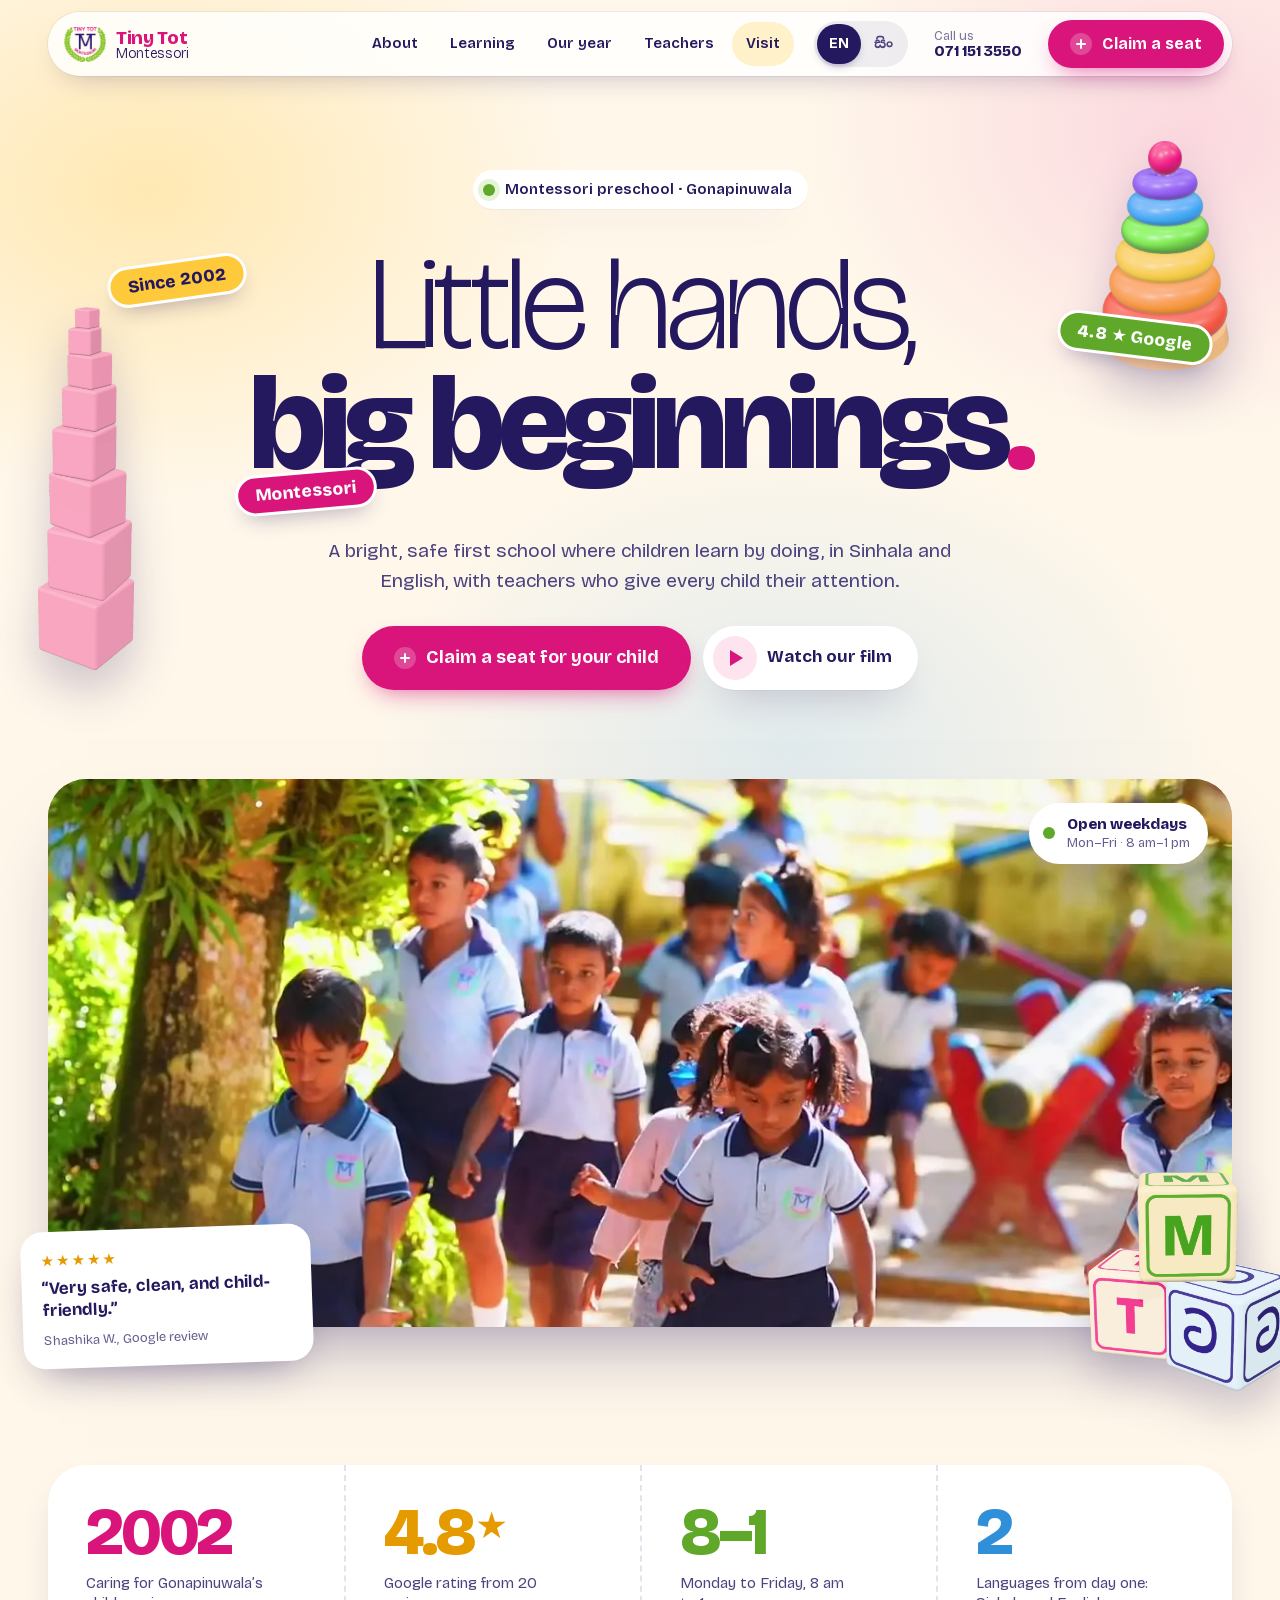
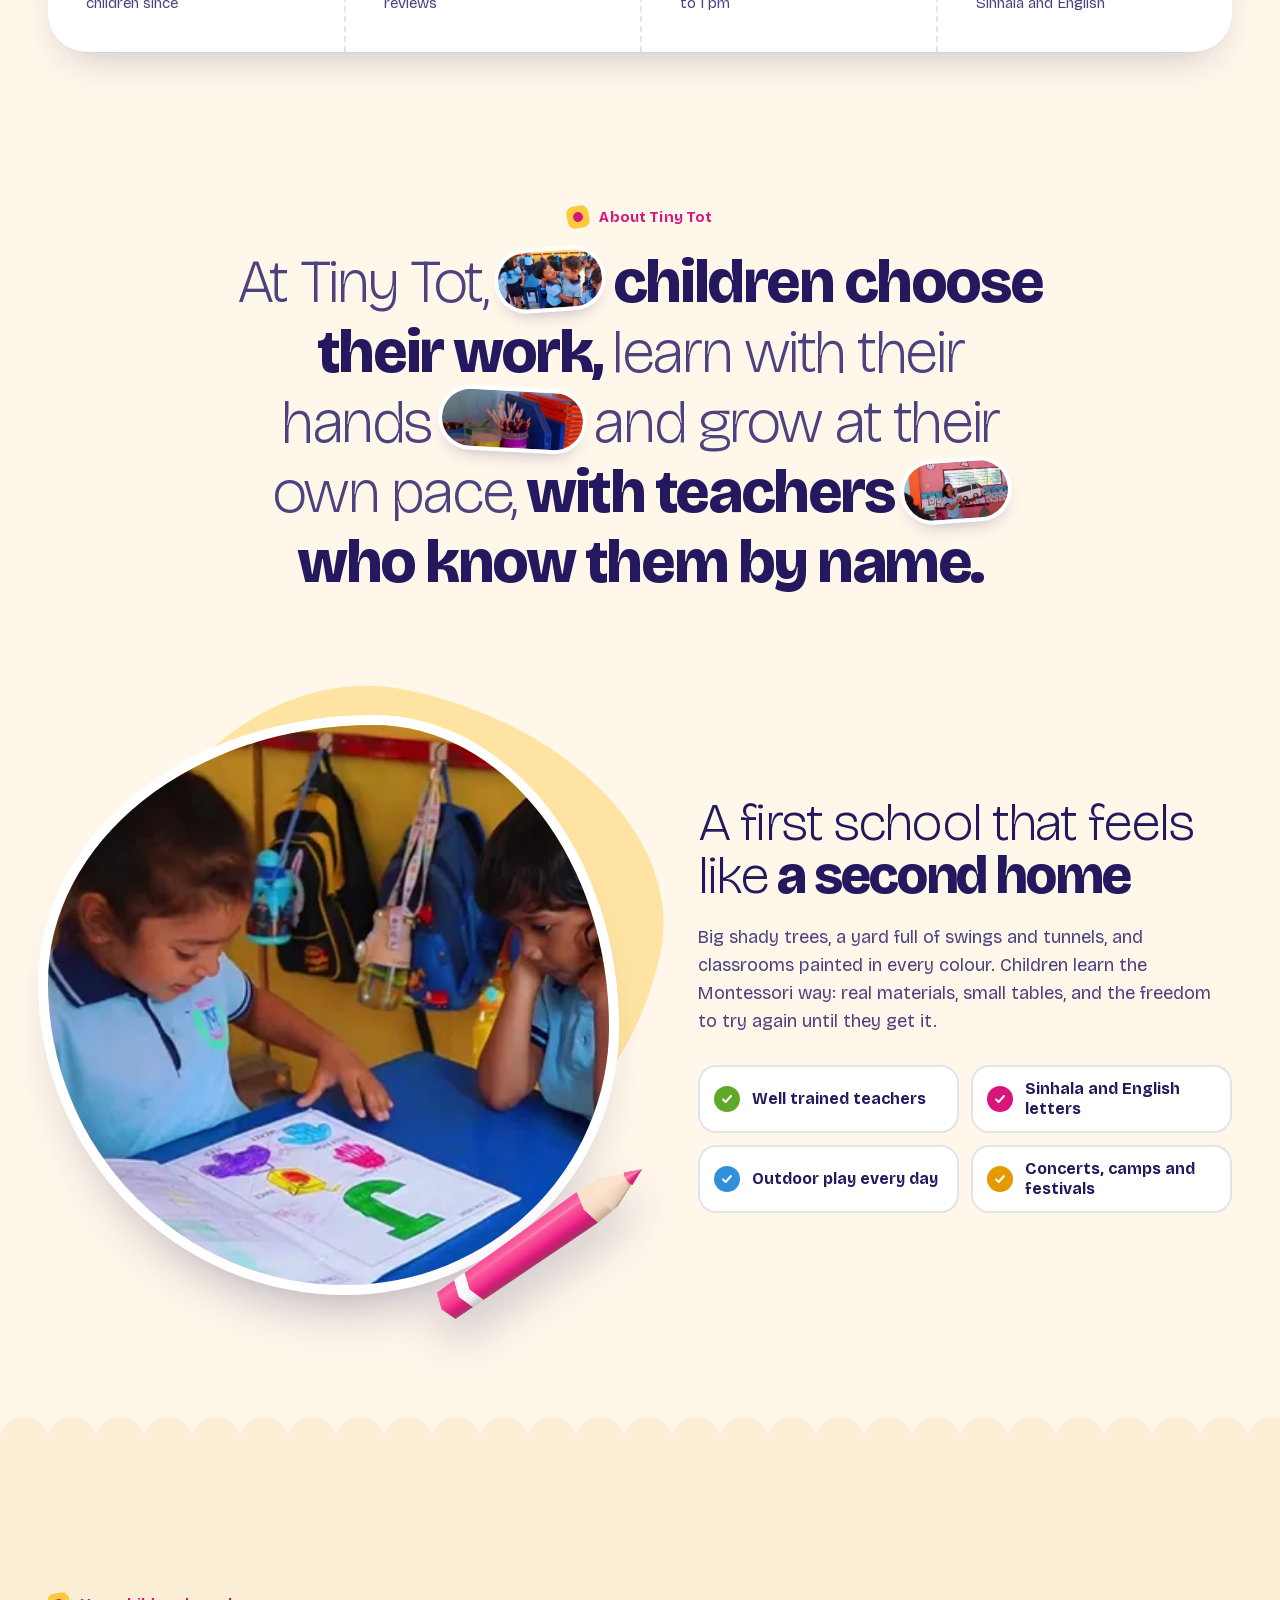
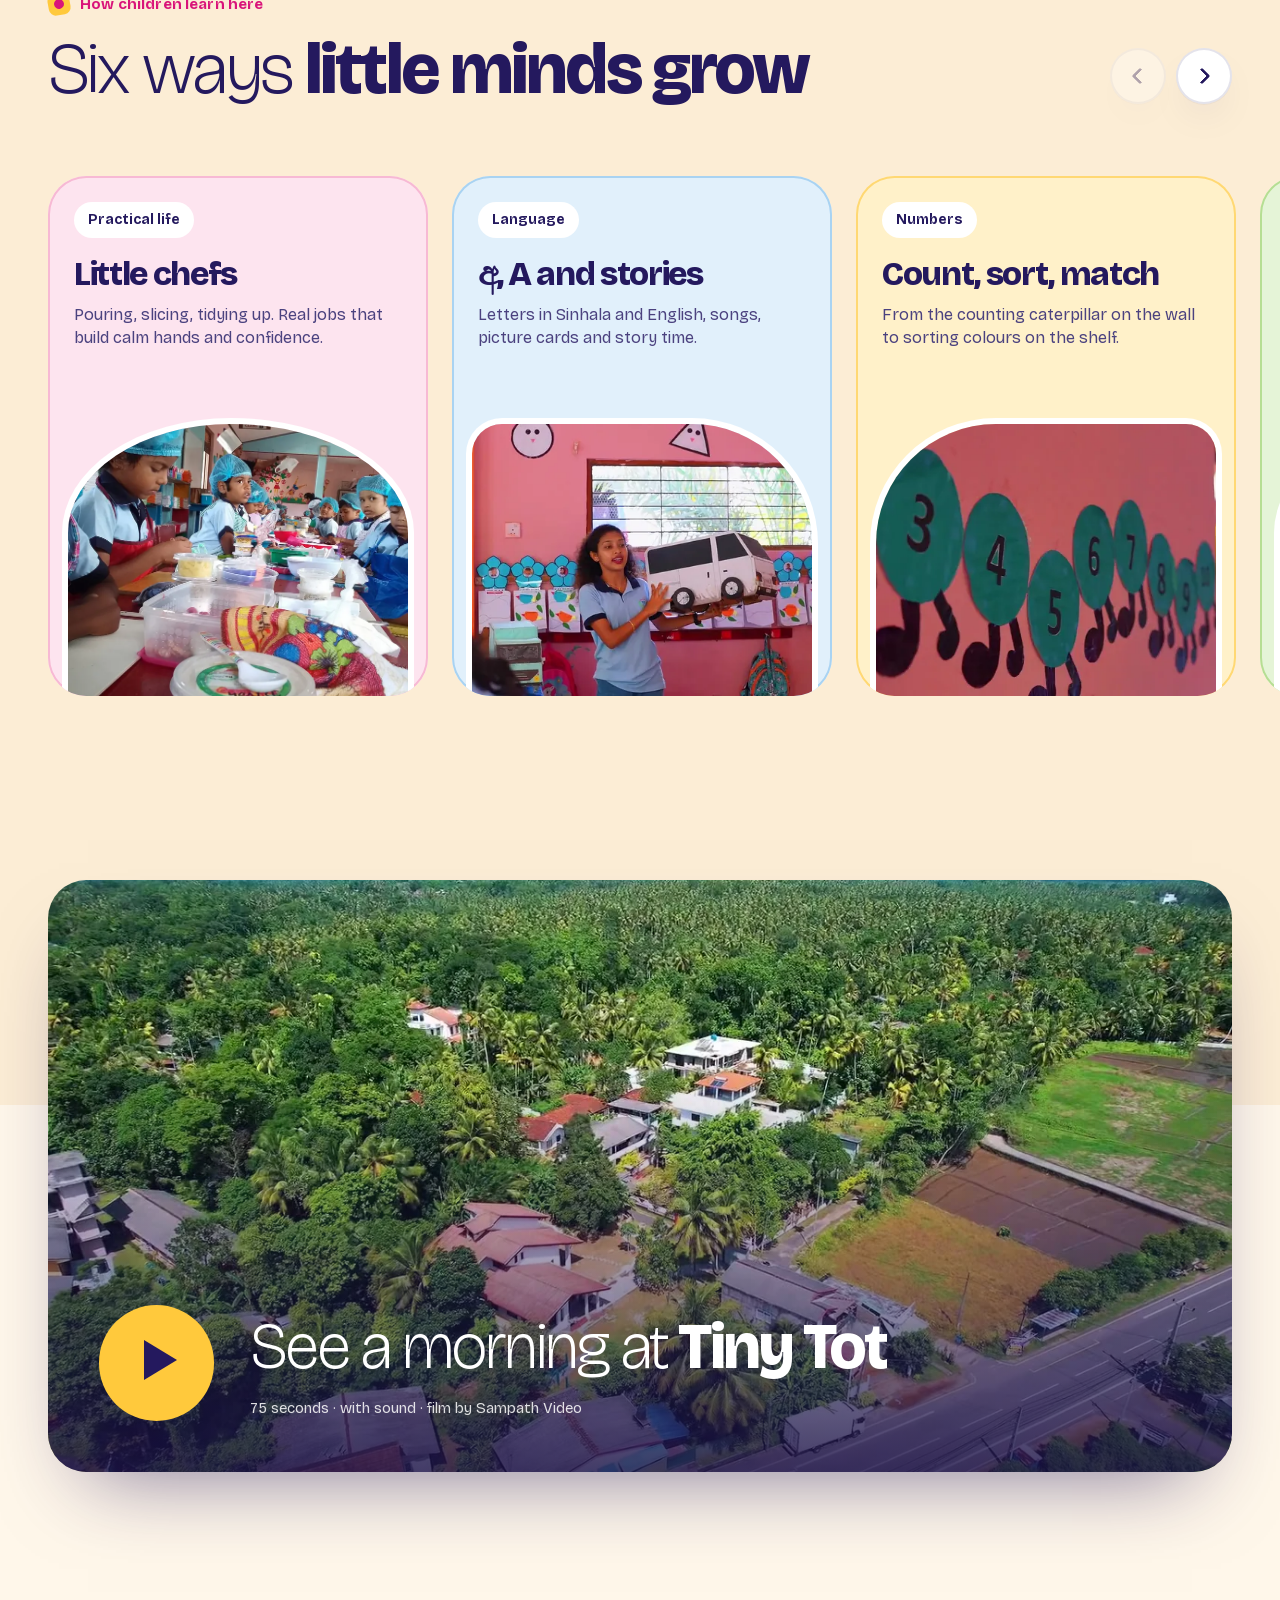
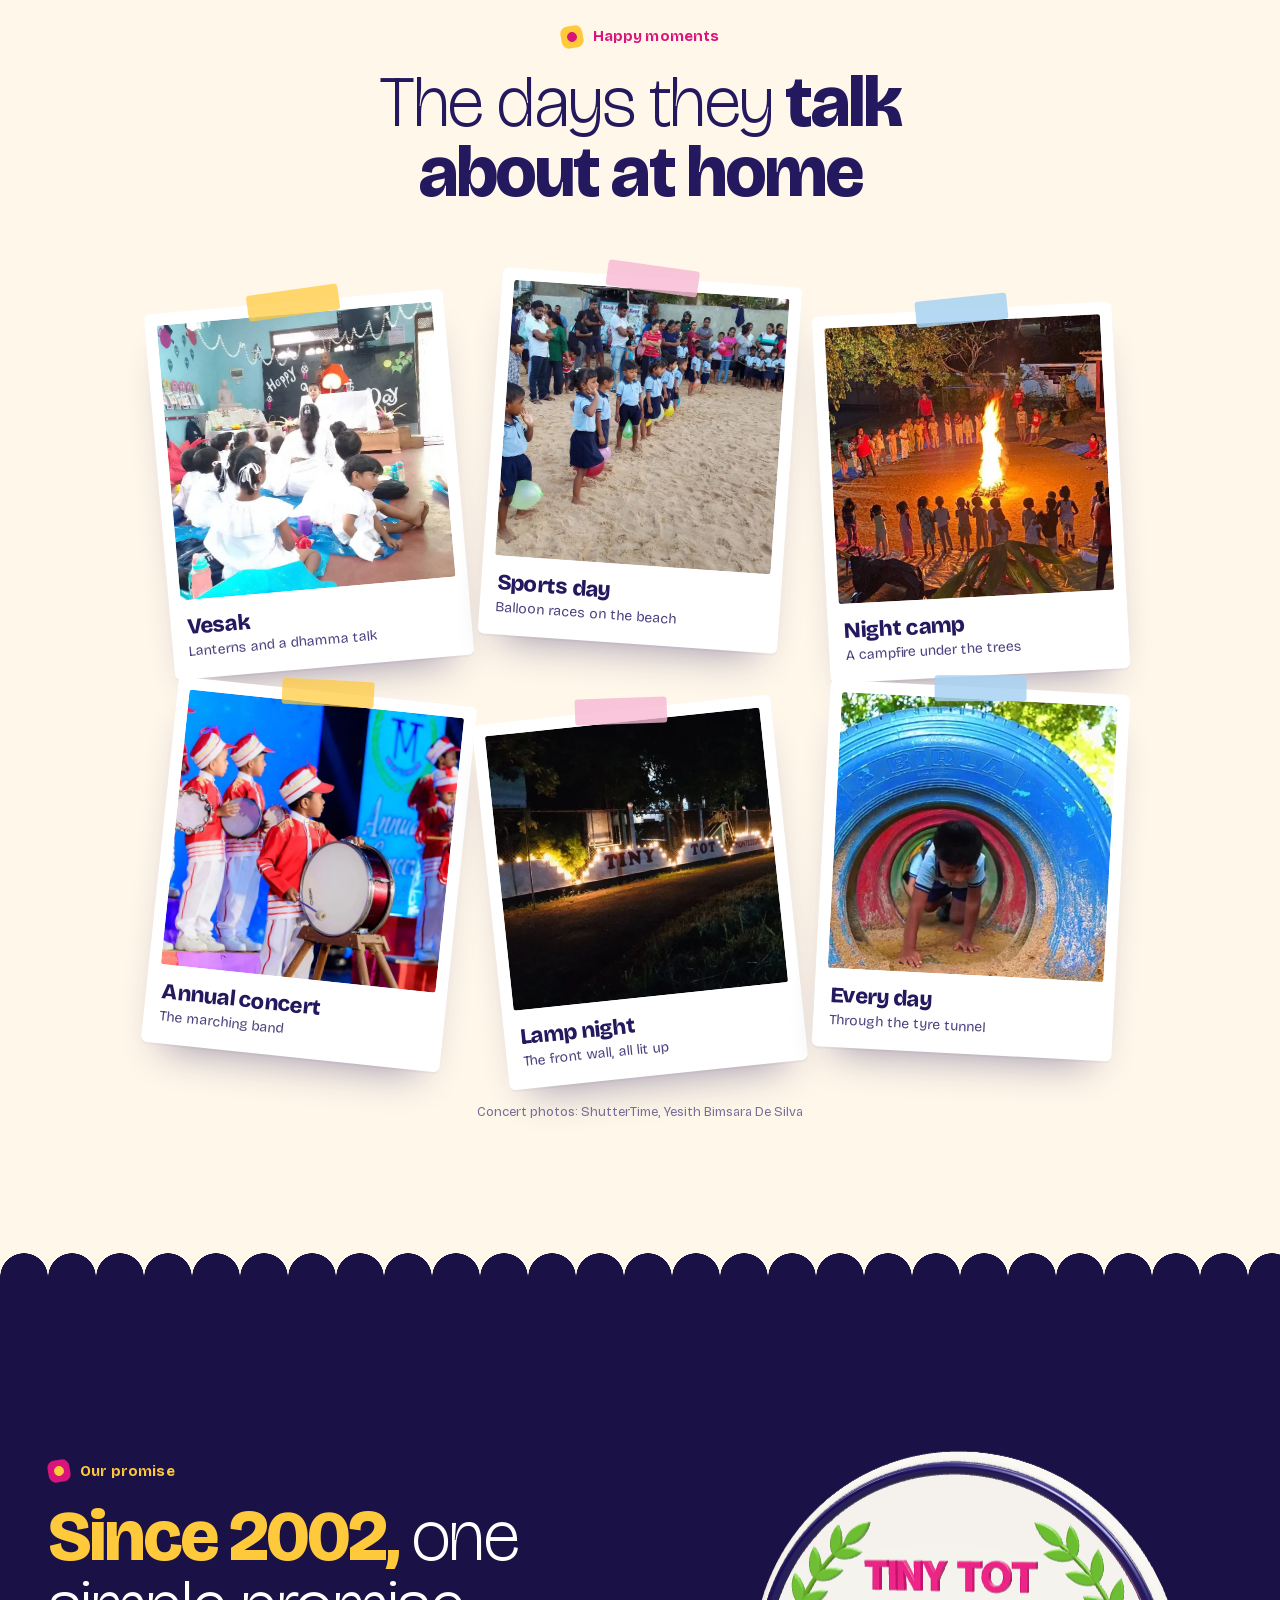
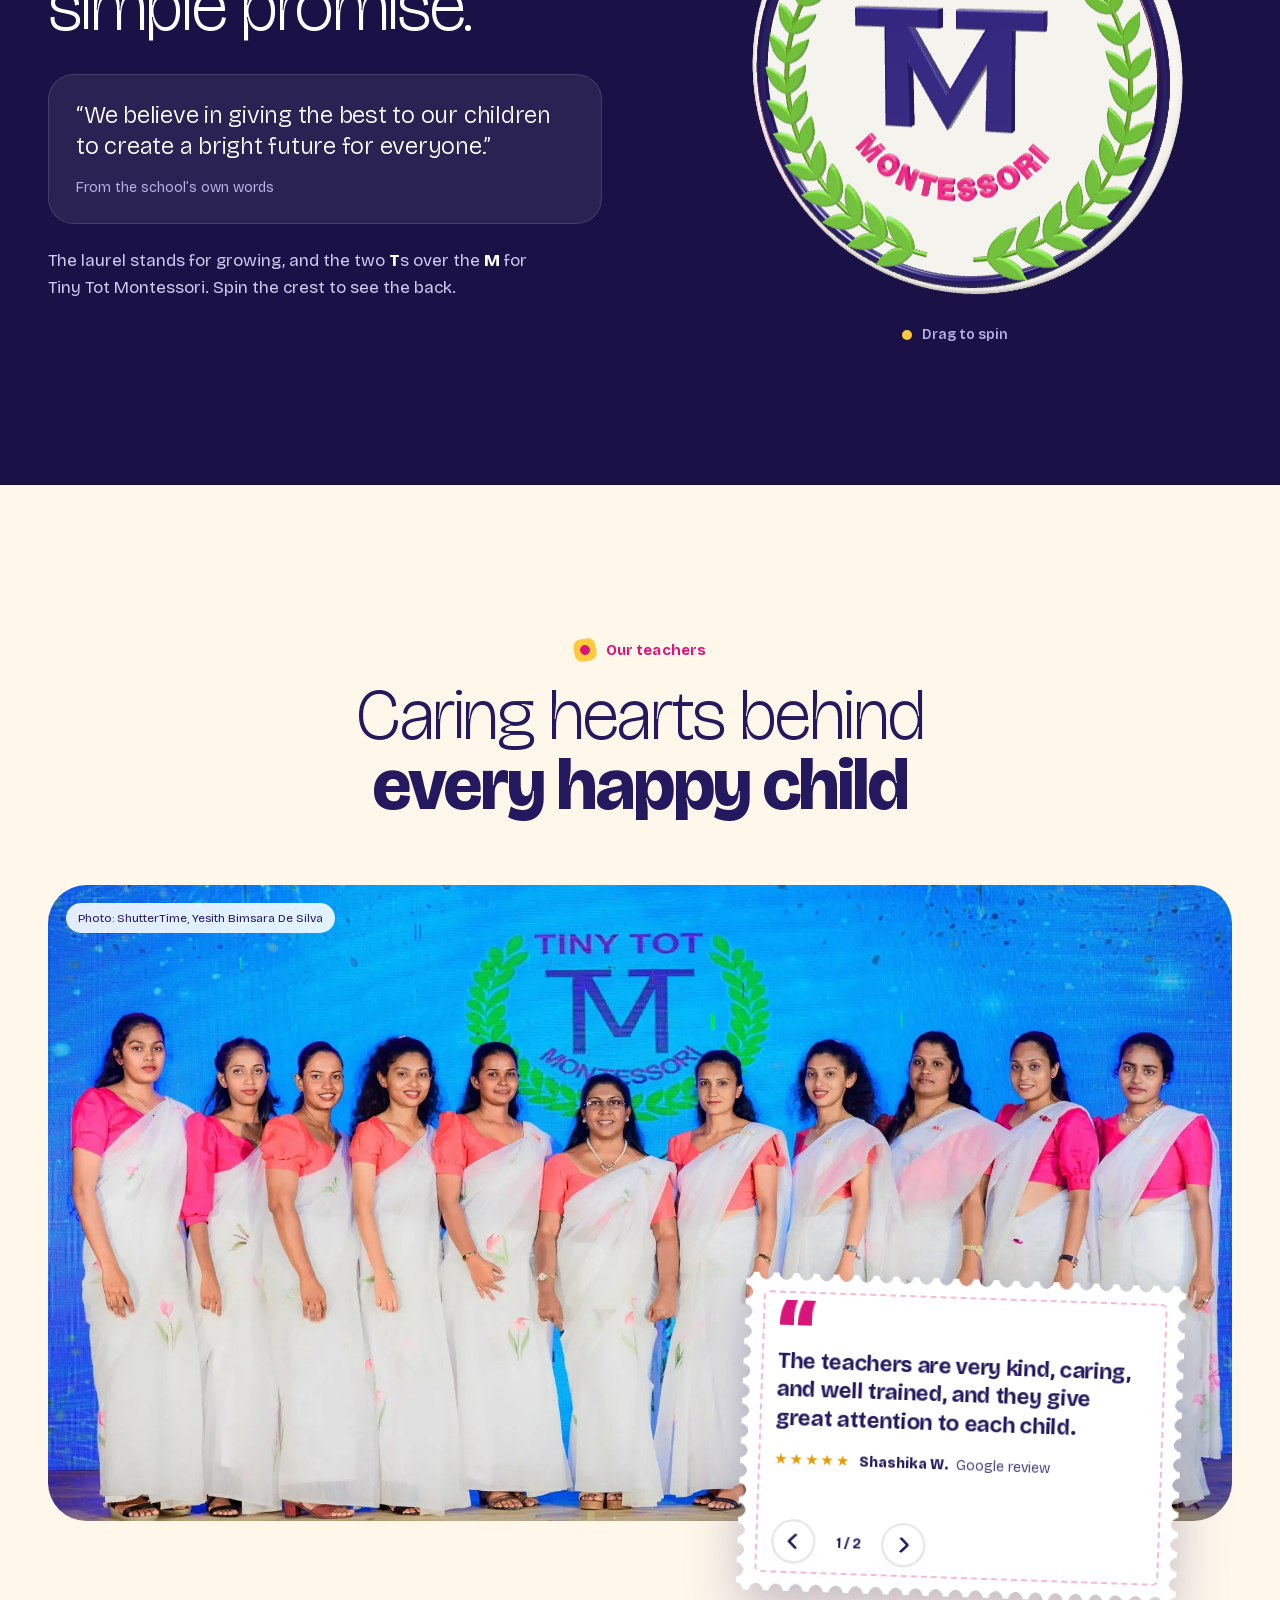
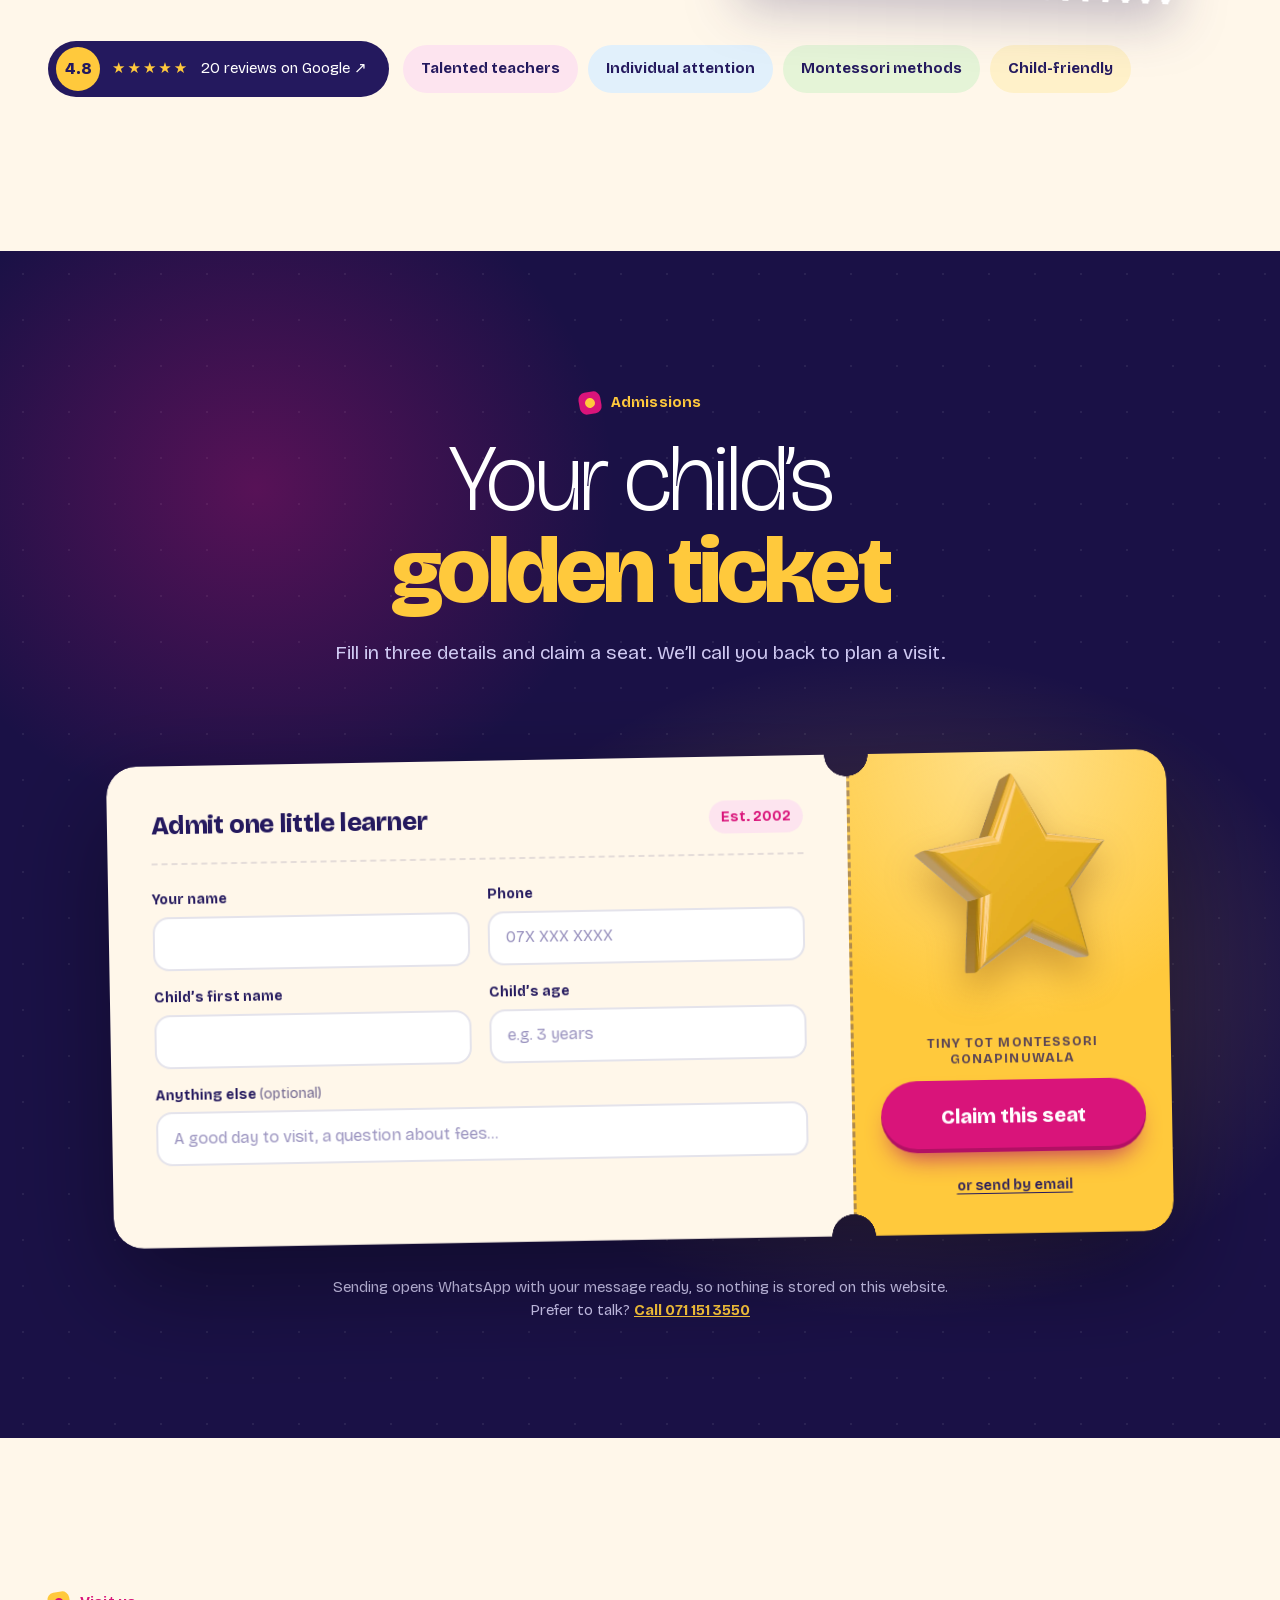
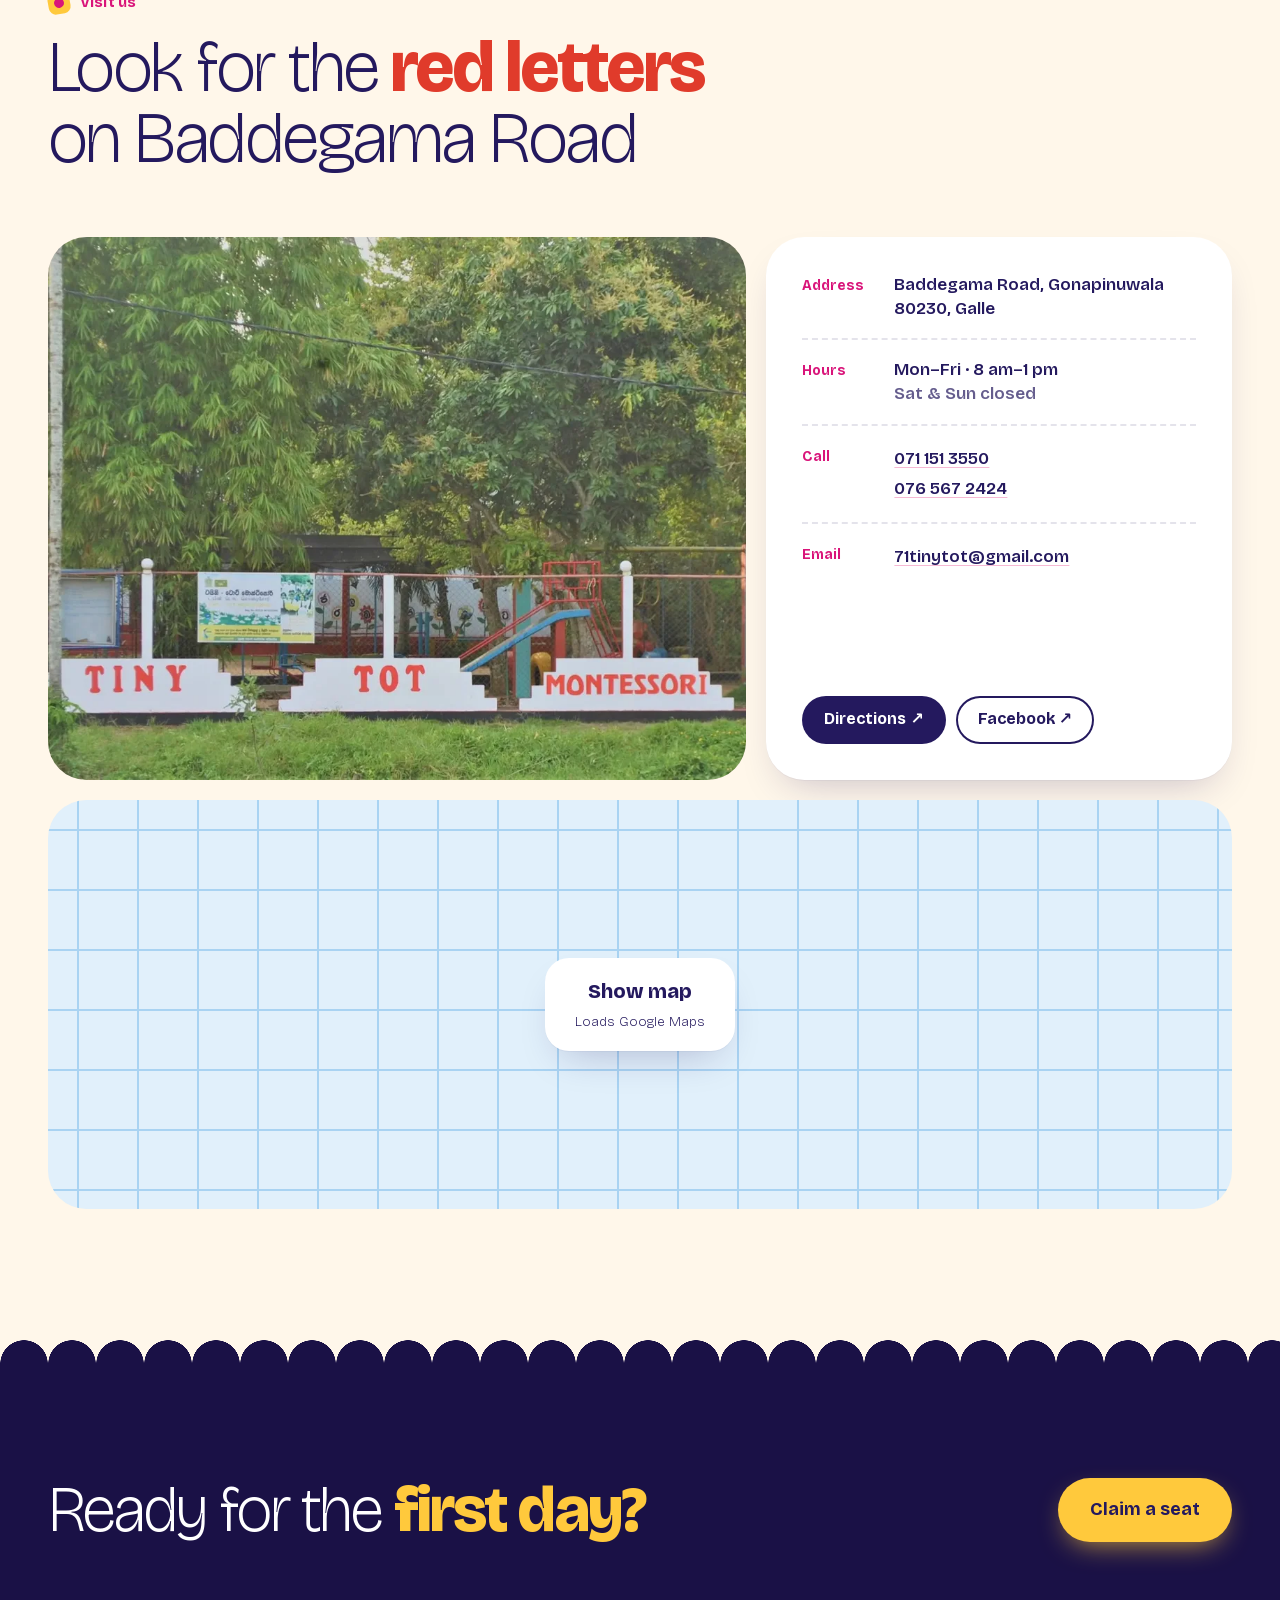
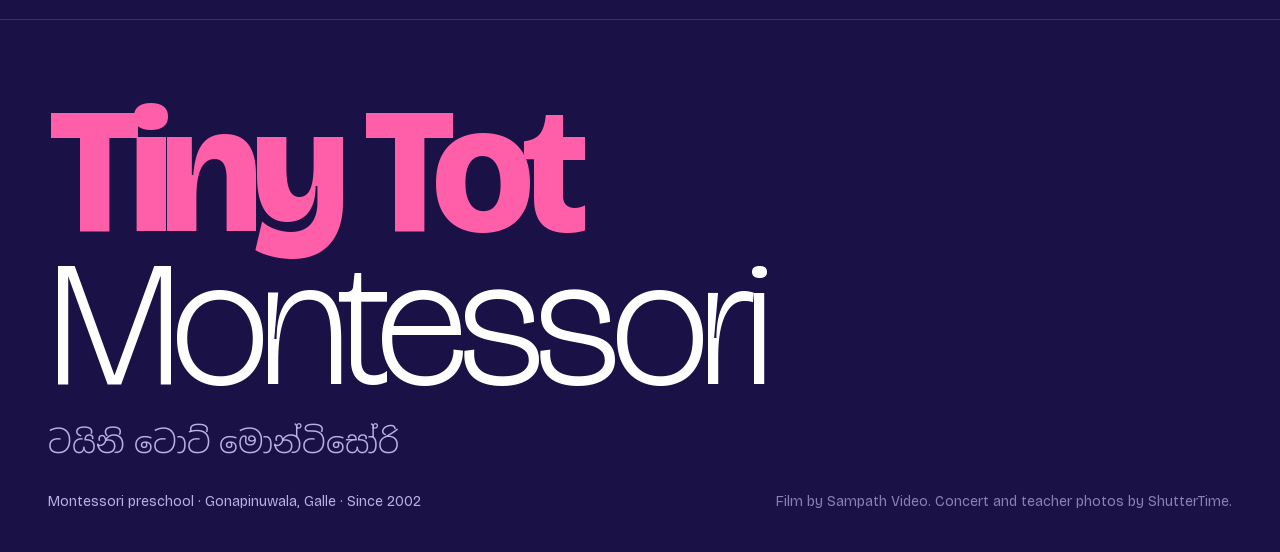
<file: index.html>
<!doctype html>
<html lang="en">
<head>
<meta charset="utf-8">
<meta name="viewport" content="width=device-width, initial-scale=1, viewport-fit=cover">
<title>Tiny Tot Montessori · Preschool in Gonapinuwala, Galle</title>
<meta name="description" content="Montessori preschool on Baddegama Road, Gonapinuwala (Galle). Little hands learning by doing since 2002. Rated 4.8 on Google. Also in Sinhala.">
<link rel="canonical" href="https://tinytot.lk/">
<link rel="alternate" hreflang="en" href="https://tinytot.lk/">
<link rel="alternate" hreflang="si" href="https://tinytot.lk/si/">
<link rel="alternate" hreflang="x-default" href="https://tinytot.lk/">
<meta name="theme-color" content="#FFF7EA">
<meta name="color-scheme" content="light">
<link rel="icon" href="/media/crest-96.png" type="image/png">
<link rel="apple-touch-icon" href="/media/apple-touch-icon.png">
<meta property="og:type" content="website">
<meta property="og:site_name" content="Tiny Tot Montessori">
<meta property="og:url" content="https://tinytot.lk/">
<meta property="og:locale" content="en_LK">
<meta property="og:locale:alternate" content="si_LK">
<meta property="og:title" content="Tiny Tot Montessori · Gonapinuwala">
<meta property="og:description" content="Montessori preschool in Gonapinuwala, since 2002. Claim a seat for your child.">
<meta property="og:image" content="https://tinytot.lk/media/share.jpg">
<meta property="og:image:width" content="1200">
<meta property="og:image:height" content="630">
<meta name="twitter:card" content="summary_large_image">
<link rel="preload" href="/fonts/bricolage.woff2" as="font" type="font/woff2" crossorigin>
<link rel="stylesheet" href="/css/site.css">
<script>
(function(){var d=document.documentElement;d.classList.add("js");if(d.lang!=="en")return;var l="";try{var q=new URLSearchParams(location.search).get("lang");l=q||localStorage.getItem("ttm-lang")||""}catch(e){}
if(l==="si")location.replace("/si/"+location.hash)})();
</script>
<script type="application/ld+json">
{"@context":"https://schema.org","@type":"Preschool","name":"Tiny Tot Montessori","alternateName":"ටයිනි ටොට් මොන්ටිසෝරි","url":"https://tinytot.lk/","logo":"https://tinytot.lk/media/crest-512.png","image":"https://tinytot.lk/media/share.jpg","address":{"@type":"PostalAddress","streetAddress":"Baddegama Road","addressLocality":"Gonapinuwala","addressRegion":"Galle","postalCode":"80230","addressCountry":"LK"},"geo":{"@type":"GeoCoordinates","latitude":6.154467,"longitude":80.1437},"telephone":"+94711513550","email":"71tinytot@gmail.com","foundingDate":"2002","sameAs":["https://www.facebook.com/tinytotmontessori/"],"aggregateRating":{"@type":"AggregateRating","ratingValue":"4.8","reviewCount":"20"}}
</script>
</head>
<body>
<a class="skip" href="#main" data-i18n="skip">Skip to content</a>

<!-- NAV: floating pill -->
<header class="nav" data-nav>
  <div class="nav-pill">
    <a class="brand" href="#top" aria-label="Tiny Tot Montessori, back to top" data-i18n-attr="aria-label:brandTop">
      <img src="/media/crest-96.png" width="42" height="35" alt="">
      <span class="brand-word"><b>Tiny Tot</b><span>Montessori</span></span>
    </a>
    <nav class="nav-links" aria-label="Main">
      <a href="#about" data-i18n="navAbout">About</a>
      <a href="#learning" data-i18n="navLearning">Learning</a>
      <a href="#year" data-i18n="navYear">Our year</a>
      <a href="#teachers" data-i18n="navTeachers">Teachers</a>
      <a href="#visit" data-i18n="navVisit">Visit</a>
    </nav>
    <div class="lang" role="group" aria-label="Language · භාෂාව">
      <a href="/" hreflang="en" lang="en" data-set-lang="en" aria-current="true" aria-label="English">EN</a>
      <a href="/si/" hreflang="si" lang="si" data-set-lang="si" aria-label="සිංහල">සිං</a>
    </div>
    <a class="nav-call" href="tel:+94711513550"><span data-i18n="callUs">Call us</span><b>071 151 3550</b></a>
    <a class="btn btn-magenta nav-cta" href="#seat"><span class="plus" aria-hidden="true"></span><span data-i18n="claimSeat">Claim a seat</span></a>
    <button class="menu-btn" type="button" aria-expanded="false" aria-controls="sheet" data-menu-open>
      <span class="menu-lines" aria-hidden="true"></span><span class="sr" data-i18n="menu">Menu</span>
    </button>
  </div>
</header>

<div class="sheet" id="sheet" hidden data-sheet>
  <div class="sheet-inner">
    <div class="sheet-top">
      <div class="lang" role="group" aria-label="Language · භාෂාව">
        <a href="/" hreflang="en" lang="en" data-set-lang="en" aria-current="true" aria-label="English">EN</a>
        <a href="/si/" hreflang="si" lang="si" data-set-lang="si" aria-label="සිංහල">සිං</a>
      </div>
      <button class="sheet-close" type="button" data-menu-close data-i18n="close">Close</button>
    </div>
    <nav aria-label="Mobile">
      <a href="#about"><span>01</span><i data-i18n="navAbout">About</i></a>
      <a href="#learning"><span>02</span><i data-i18n="navLearning">Learning</i></a>
      <a href="#year"><span>03</span><i data-i18n="navYear">Our year</i></a>
      <a href="#teachers"><span>04</span><i data-i18n="navTeachers">Teachers</i></a>
      <a href="#visit"><span>05</span><i data-i18n="navVisit">Visit</i></a>
    </nav>
    <a class="btn btn-magenta btn-lg sheet-cta" href="#seat"><span class="plus" aria-hidden="true"></span><span data-i18n="claimSeat">Claim a seat</span></a>
    <p class="sheet-foot"><a href="tel:+94711513550">071 151 3550</a> · <span data-i18n="roadShort">Baddegama Rd, Gonapinuwala</span></p>
  </div>
</div>

<main id="main">

<!-- 1 · HERO -->
<section class="hero" id="top">
  <div class="hero-copy wrap">
    <p class="kicker" data-rise style="--d:0"><span class="dot" aria-hidden="true"></span><span data-i18n="kicker">Montessori preschool · Gonapinuwala</span></p>
    <h1 class="hero-h1">
      <span class="h1-line" data-rise style="--d:1"><span class="lt" data-i18n="h1a">Little hands,</span></span>
      <span class="h1-line" data-rise style="--d:2"><b data-i18n="h1b">big beginnings<span class="pink">.</span></b></span>
      <span class="sticker st-yellow" style="--rot:-8deg" data-pop data-i18n="since2002">Since 2002</span>
      <span class="sticker st-green" style="--rot:7deg" data-pop>4.8 ★ Google</span>
      <span class="sticker st-pink" style="--rot:-5deg" data-pop data-i18n="montessori">Montessori</span>
    </h1>
    <p class="hero-sub" data-rise style="--d:3" data-i18n="heroSub">A bright, safe first school where children learn by doing, in Sinhala and English, with teachers who give every child their attention.</p>
    <div class="hero-cta" data-rise style="--d:4">
      <a class="btn btn-magenta btn-xl" href="#seat"><span class="plus" aria-hidden="true"></span><span data-i18n="heroCta">Claim a seat for your child</span></a>
      <button class="btn btn-play" type="button" data-film-open><span class="play-dot" aria-hidden="true"></span><span data-i18n="watchFilm">Watch our film</span></button>
    </div>
  </div>

  <img class="toy toy-tower" src="/media/toy-tower.webp" width="720" height="2718" alt="" data-float="0.18" aria-hidden="true">
  <img class="toy toy-stacker" src="/media/toy-stacker.webp" width="720" height="1287" alt="" data-float="-0.12" aria-hidden="true">

  <div class="hero-stage wrap">
    <div class="hero-frame">
      <video class="hero-video" autoplay muted loop playsinline preload="metadata" poster="/media/hero-poster.webp" data-hero-video>
        <source src="/media/hero-480.mp4" type="video/mp4" media="(max-width: 760px)">
        <source src="/media/hero-720.mp4" type="video/mp4">
      </video>
      <button class="hero-pause" type="button" aria-label="Pause background video" data-hero-pause><span class="i-pause" aria-hidden="true"></span></button>
      <div class="float-card fc-review" data-pop>
        <span class="stars" aria-hidden="true">★★★★★</span>
        <p data-i18n="heroQuote">“Very safe, clean, and child-friendly.”</p>
        <span class="muted" data-i18n="heroQuoteBy">Shashika W., Google review</span>
      </div>
      <div class="float-card fc-live" data-pop>
        <span class="live" aria-hidden="true"></span>
        <span><b data-i18n="openWeekdays">Open weekdays</b><span class="muted" data-i18n="hoursShort">Mon–Fri · 8 am–1 pm</span></span>
      </div>
    </div>
    <img class="toy toy-blocks" src="/media/toy-blocks.webp" width="720" height="769" alt="" data-float="-0.08" aria-hidden="true">
  </div>
</section>

<!-- 2 · STATS -->
<section class="stats wrap" aria-label="Tiny Tot at a glance" data-i18n-attr="aria-label:statsLabel">
  <ul class="stat-row">
    <li data-reveal style="--d:0"><b class="stat-n">2002</b><span class="stat-t" data-i18n="stat1">Caring for Gonapinuwala’s children since</span></li>
    <li data-reveal style="--d:1"><b class="stat-n">4.8<small>★</small></b><span class="stat-t" data-i18n="stat2">Google rating from 20 reviews</span></li>
    <li data-reveal style="--d:2"><b class="stat-n">8–1</b><span class="stat-t" data-i18n="stat3">Monday to Friday, 8 am to 1 pm</span></li>
    <li data-reveal style="--d:3"><b class="stat-n">2</b><span class="stat-t" data-i18n="stat4">Languages from day one: Sinhala and English</span></li>
  </ul>
</section>

<!-- 3 · ABOUT: statement with inline photos -->
<section class="about" id="about">
  <div class="wrap">
    <p class="label" data-reveal><span class="label-ico" aria-hidden="true"></span><span data-i18n="aboutLabel">About Tiny Tot</span></p>
    <p class="statement" data-reveal data-i18n="statement">
      <span class="lt">At Tiny Tot,</span> <span class="pic"><img src="/media/v-friends-640.webp" alt="" loading="lazy"></span> <b>children choose their work,</b> <span class="lt">learn with their hands</span> <span class="pic pic-wide"><img src="/media/v-pencils-640.webp" alt="" loading="lazy"></span> <span class="lt">and grow at their own pace,</span> <b>with teachers</b> <span class="pic"><img src="/media/v-teach-640.webp" alt="" loading="lazy"></span> <b>who know them by name.</b>
    </p>
    <div class="about-split">
      <figure class="blob-photo" data-reveal>
        <img src="/media/v-class-1280.webp" srcset="/media/v-class-640.webp 640w, /media/v-class-1280.webp 1280w" sizes="(max-width: 860px) 90vw, 44vw" width="1280" height="720" alt="Children working at small red and blue tables in a bright classroom" data-i18n-attr="alt:altClass" loading="lazy">
        <img class="toy toy-crayon" src="/media/toy-crayon.webp" width="720" height="527" alt="" aria-hidden="true">
      </figure>
      <div class="about-copy" data-reveal>
        <h2 class="h2" data-i18n="aboutH2"><span class="lt">A first school that feels like</span> <b>a second home</b></h2>
        <p data-i18n="aboutP">Big shady trees, a yard full of swings and tunnels, and classrooms painted in every colour. Children learn the Montessori way: real materials, small tables, and the freedom to try again until they get it.</p>
        <ul class="ticks">
          <li data-i18n="tick1">Well trained teachers</li>
          <li data-i18n="tick2">Sinhala and English letters</li>
          <li data-i18n="tick3">Outdoor play every day</li>
          <li data-i18n="tick4">Concerts, camps and festivals</li>
        </ul>
      </div>
    </div>
  </div>
</section>

<!-- 4 · LEARNING: card carousel -->
<section class="learning scallop-top" id="learning">
  <div class="wrap">
    <header class="sec-head">
      <div>
        <p class="label"><span class="label-ico" aria-hidden="true"></span><span data-i18n="learnLabel">How children learn here</span></p>
        <h2 class="h2" data-i18n="learnH2"><span class="lt">Six ways</span> <b>little minds grow</b></h2>
      </div>
      <div class="car-nav" role="group" aria-label="Scroll the cards" data-i18n-attr="aria-label:scrollCards">
        <button type="button" class="round-btn" data-car="-1" aria-label="Previous" data-i18n-attr="aria-label:prev"><span class="chev l" aria-hidden="true"></span></button>
        <button type="button" class="round-btn" data-car="1" aria-label="Next" data-i18n-attr="aria-label:next"><span class="chev" aria-hidden="true"></span></button>
      </div>
    </header>
  </div>
  <div class="cards" data-cards tabindex="0" aria-label="Learning areas" data-i18n-attr="aria-label:learnAreas">
    <article class="card c-pink">
      <span class="pill" data-i18n="c1pill">Practical life</span>
      <h3><b data-i18n="c1h">Little chefs</b></h3>
      <p data-i18n="c1p">Pouring, slicing, tidying up. Real jobs that build calm hands and confidence.</p>
      <figure class="card-photo b1"><img src="/media/cooking-700.webp" width="700" height="933" alt="Children in hair nets preparing food at a long table" data-i18n-attr="alt:c1alt" loading="lazy"></figure>
    </article>
    <article class="card c-sky">
      <span class="pill" data-i18n="c2pill">Language</span>
      <h3><b data-i18n="c2h">අ, A and stories</b></h3>
      <p data-i18n="c2p">Letters in Sinhala and English, songs, picture cards and story time.</p>
      <figure class="card-photo b2"><img src="/media/v-teach-640.webp" width="640" height="360" alt="A teacher tells a story holding up a cut-out car" data-i18n-attr="alt:c2alt" loading="lazy"></figure>
    </article>
    <article class="card c-sun">
      <span class="pill" data-i18n="c3pill">Numbers</span>
      <h3><b data-i18n="c3h">Count, sort, match</b></h3>
      <p data-i18n="c3p">From the counting caterpillar on the wall to sorting colours on the shelf.</p>
      <figure class="card-photo b3"><img src="/media/v-numbers-640.webp" width="640" height="360" alt="A painted number caterpillar on a pink wall" data-i18n-attr="alt:c3alt" loading="lazy"></figure>
    </article>
    <article class="card c-green">
      <span class="pill" data-i18n="c4pill">Movement</span>
      <h3><b data-i18n="c4h">Climb, swing, crawl</b></h3>
      <p data-i18n="c4p">A rope ladder up the big tree, swings in the shade and a tyre tunnel.</p>
      <figure class="card-photo b1"><img src="/media/v-climb-640.webp" width="640" height="360" alt="A boy climbs a rope ladder on a tree" data-i18n-attr="alt:c4alt" loading="lazy"></figure>
    </article>
    <article class="card c-lilac">
      <span class="pill" data-i18n="c5pill">Arts &amp; stage</span>
      <h3><b data-i18n="c5h">Sing, dance, shine</b></h3>
      <p data-i18n="c5p">Songs every day and a full stage at the annual concert.</p>
      <figure class="card-photo b2"><img src="/media/fairies-900.webp" width="900" height="536" alt="Children in fairy costumes dancing on stage" data-i18n-attr="alt:c5alt" loading="lazy"></figure>
    </article>
    <article class="card c-pink">
      <span class="pill" data-i18n="c6pill">Nature &amp; values</span>
      <h3><b data-i18n="c6h">Grow kind</b></h3>
      <p data-i18n="c6p">A sapling in every pair of hands on planting day, and Vesak together.</p>
      <figure class="card-photo b3"><img src="/media/plants-1280.webp" width="1280" height="576" alt="Children holding potted saplings" data-i18n-attr="alt:c6alt" loading="lazy"></figure>
    </article>
  </div>
</section>

<!-- 5 · FILM -->
<section class="film-band" aria-label="School film" data-i18n-attr="aria-label:filmLabel">
  <button class="film-poster" type="button" data-film-open>
    <img src="/media/v-drone-1280.webp" srcset="/media/v-drone-640.webp 640w, /media/v-drone-1280.webp 1280w" sizes="100vw" width="1280" height="720" alt="" loading="lazy">
    <span class="film-copy">
      <span class="big-play" aria-hidden="true"></span>
      <span class="film-title" data-i18n="filmTitle"><span class="lt">See a morning at</span> <b>Tiny Tot</b></span>
      <span class="film-meta" data-i18n="filmMeta">75 seconds · with sound · film by Sampath Video</span>
    </span>
  </button>
</section>

<!-- 6 · OUR YEAR: polaroid wall -->
<section class="year" id="year">
  <div class="wrap">
    <header class="sec-head center">
      <div>
        <p class="label"><span class="label-ico" aria-hidden="true"></span><span data-i18n="yearLabel">Happy moments</span></p>
        <h2 class="h2" data-i18n="yearH2"><span class="lt">The days they</span> <b>talk about at home</b></h2>
      </div>
    </header>
  </div>
  <div class="polaroids" data-polaroids>
    <figure class="pola" style="--rot:-5deg;--y:10px"><img src="/media/vesak-700.webp" width="700" height="933" alt="Children in white listening to a monk on Vesak day" data-i18n-attr="alt:p1alt" loading="lazy"><figcaption><b data-i18n="p1h">Vesak</b><span data-i18n="p1t">Lanterns and a dhamma talk</span></figcaption></figure>
    <figure class="pola" style="--rot:4deg;--y:-14px"><img src="/media/beach-900.webp" width="900" height="675" alt="Children with balloons line up for a race on the beach" data-i18n-attr="alt:p2alt" loading="lazy"><figcaption><b data-i18n="p2h">Sports day</b><span data-i18n="p2t">Balloon races on the beach</span></figcaption></figure>
    <figure class="pola" style="--rot:-3deg;--y:18px"><img src="/media/campfire-1024.webp" width="1024" height="768" alt="Children in pyjamas around a campfire at night" data-i18n-attr="alt:p3alt" loading="lazy"><figcaption><b data-i18n="p3h">Night camp</b><span data-i18n="p3t">A campfire under the trees</span></figcaption></figure>
    <figure class="pola" style="--rot:6deg;--y:-6px"><img src="/media/band-1000.webp" width="1000" height="582" alt="A boy in a red band uniform plays a big drum" data-i18n-attr="alt:p4alt" loading="lazy"><figcaption><b data-i18n="p4h">Annual concert</b><span data-i18n="p4t">The marching band</span></figcaption></figure>
    <figure class="pola" style="--rot:-6deg;--y:12px"><img src="/media/lamps-900.webp" width="800" height="938" alt="Oil lamps glowing along the stepped front wall at night" data-i18n-attr="alt:p5alt" loading="lazy"><figcaption><b data-i18n="p5h">Lamp night</b><span data-i18n="p5t">The front wall, all lit up</span></figcaption></figure>
    <figure class="pola" style="--rot:3deg;--y:-10px"><img src="/media/v-tunnel-640.webp" width="640" height="360" alt="A child crawls through a painted tyre tunnel" data-i18n-attr="alt:p6alt" loading="lazy"><figcaption><b data-i18n="p6h">Every day</b><span data-i18n="p6t">Through the tyre tunnel</span></figcaption></figure>
  </div>
  <p class="credit wrap center" data-i18n="yearCredit">Concert photos: ShutterTime, Yesith Bimsara De Silva</p>
</section>

<!-- 7 · STORY + 3D CREST -->
<section class="story scallop-top dark" id="story">
  <div class="story-grid wrap">
    <div class="story-text">
      <p class="label on-dark"><span class="label-ico" aria-hidden="true"></span><span data-i18n="storyLabel">Our promise</span></p>
      <h2 class="h2" data-i18n="storyH2"><b>Since 2002,</b> <span class="lt">one simple promise.</span></h2>
      <blockquote class="promise">
        <p data-i18n="promise">“We believe in giving the best to our children to create a bright future for everyone.”</p>
        <cite data-i18n="promiseBy">From the school’s own words</cite>
      </blockquote>
      <p class="story-p" data-i18n="storyP">The laurel stands for growing, and the two <b>T</b>s over the <b>M</b> for Tiny Tot Montessori. Spin the crest to see the back.</p>
    </div>
    <div class="crest-stage" data-crest>
      <canvas class="crest-canvas" aria-label="3D model of the Tiny Tot Montessori crest. Drag to spin it." data-i18n-attr="aria-label:crestAria" role="img"></canvas>
      <img class="crest-fallback" src="/media/crest-512.png" width="512" height="429" alt="Tiny Tot Montessori crest: a green laurel wreath around the blue T T M monogram" data-i18n-attr="alt:crestAlt" loading="lazy">
      <p class="crest-hint" aria-hidden="true"><span class="drag-dot"></span><span data-i18n="dragSpin">Drag to spin</span></p>
    </div>
  </div>
</section>

<!-- 8 · TEACHERS + REVIEWS -->
<section class="teachers" id="teachers">
  <div class="wrap">
    <header class="sec-head center">
      <div>
        <p class="label"><span class="label-ico" aria-hidden="true"></span><span data-i18n="teachLabel">Our teachers</span></p>
        <h2 class="h2" data-i18n="teachH2"><span class="lt">Caring hearts behind</span> <b>every happy child</b></h2>
      </div>
    </header>
    <div class="teach-stage">
      <figure class="teach-photo">
        <img src="/media/teachers-1000.webp" srcset="/media/teachers-1000.webp 1000w, /media/teachers-2000.webp 2000w" sizes="(max-width: 860px) 100vw, 1200px" width="2000" height="1164" alt="Eleven Tiny Tot teachers in matching white sarees with pink blouses" data-i18n-attr="alt:teachAlt" loading="lazy">
        <figcaption class="credit-on" data-i18n="teachCredit">Photo: ShutterTime, Yesith Bimsara De Silva</figcaption>
      </figure>
      <div class="stamp" data-reviews-car>
        <span class="quote-mark" aria-hidden="true">“</span>
        <div class="stamp-slides">
          <blockquote class="slide is-on">
            <p data-i18n="rev1">The teachers are very kind, caring, and well trained, and they give great attention to each child.</p>
            <cite><span class="stars" aria-hidden="true">★★★★★</span><b>Shashika W.</b> <span data-i18n="googleReview">Google review</span></cite>
          </blockquote>
          <blockquote class="slide">
            <p data-i18n="rev2">It has very talented teachers. They do an excellent job of building a strong foundation for every child’s future.</p>
            <cite><span class="stars" aria-hidden="true">★★★★★</span><b>Poorni N.</b> <span data-i18n="googleReview">Google review</span></cite>
          </blockquote>
        </div>
        <div class="stamp-nav">
          <button type="button" class="round-btn sm" data-rev="-1" aria-label="Previous review" data-i18n-attr="aria-label:prevRev"><span class="chev l" aria-hidden="true"></span></button>
          <span class="rev-count" data-rev-count>1 / 2</span>
          <button type="button" class="round-btn sm" data-rev="1" aria-label="Next review" data-i18n-attr="aria-label:nextRev"><span class="chev" aria-hidden="true"></span></button>
        </div>
      </div>
    </div>
    <div class="tags-row">
      <a class="rating-pill" href="#" data-reviews target="_blank" rel="noopener"><b>4.8</b><span class="stars" aria-hidden="true">★★★★★</span><span data-i18n="reviewsLink">20 reviews on Google ↗</span></a>
      <ul class="tags" aria-label="What parents mention most" data-i18n-attr="aria-label:tagsLabel">
        <li data-i18n="tag1">Talented teachers</li><li data-i18n="tag2">Individual attention</li><li data-i18n="tag3">Montessori methods</li><li data-i18n="tag4">Child-friendly</li>
      </ul>
    </div>
  </div>
</section>

<!-- 9 · THE WINNING CTA: admission pass -->
<section class="seat" id="seat">
  <div class="seat-glow" aria-hidden="true"></div>
  <div class="wrap">
    <header class="seat-head">
      <p class="label on-dark"><span class="label-ico" aria-hidden="true"></span><span data-i18n="seatLabel">Admissions</span></p>
      <h2 class="h2" data-i18n="seatH2"><span class="lt">Your child’s</span> <b>golden ticket</b></h2>
      <p class="seat-sub" data-i18n="seatSub">Fill in three details and claim a seat. We’ll call you back to plan a visit.</p>
    </header>

    <form class="ticket" data-enrol novalidate>
      <div class="ticket-main">
        <div class="ticket-top">
          <span class="admit" data-i18n="admit">Admit one little learner</span>
          <span class="ticket-no" data-i18n="est">Est. 2002</span>
        </div>
        <div class="t-fields">
          <div class="field">
            <label for="f-parent" data-i18n="fParent">Your name</label>
            <input id="f-parent" name="parent" type="text" autocomplete="name" required>
          </div>
          <div class="field">
            <label for="f-phone" data-i18n="fPhone">Phone</label>
            <input id="f-phone" name="phone" type="tel" inputmode="tel" autocomplete="tel" placeholder="07X XXX XXXX" required>
          </div>
          <div class="field">
            <label for="f-child" data-i18n="fChild">Child’s first name</label>
            <input id="f-child" name="child" type="text" autocomplete="off">
          </div>
          <div class="field">
            <label for="f-age" data-i18n="fAge">Child’s age</label>
            <input id="f-age" name="age" type="text" placeholder="e.g. 3 years" data-i18n-attr="placeholder:fAgePh" autocomplete="off">
          </div>
          <div class="field field-full">
            <label for="f-msg" data-i18n="fMsg">Anything else <span class="opt">(optional)</span></label>
            <input id="f-msg" name="message" type="text" placeholder="A good day to visit, a question about fees…" data-i18n-attr="placeholder:fMsgPh">
          </div>
        </div>
        <p class="form-status" role="status" aria-live="polite" data-status></p>
      </div>

      <div class="ticket-stub">
        <img class="stub-star" src="/media/toy-star.webp" width="720" height="753" alt="" aria-hidden="true">
        <p class="stub-small" data-i18n="stubSmall">Tiny Tot Montessori<br>Gonapinuwala</p>
        <button class="btn btn-gold btn-xl claim" type="submit" data-claim>
          <span class="claim-txt" data-i18n="claimThis">Claim this seat</span>
        </button>
        <a class="stub-alt" href="mailto:71tinytot@gmail.com" data-mail data-i18n="byEmail">or send by email</a>
        <span class="stamp-mark" aria-hidden="true" data-stamp><b data-i18n="stamp">Seat<br>requested</b><span>✓</span></span>
      </div>
    </form>
    <p class="seat-foot" data-i18n="seatFoot">Sending opens WhatsApp with your message ready, so nothing is stored on this website. Prefer to talk? <a href="tel:+94711513550">Call 071 151 3550</a></p>
  </div>
  <canvas class="confetti" aria-hidden="true" data-confetti></canvas>
</section>

<!-- 10 · VISIT -->
<section class="visit" id="visit">
  <div class="wrap">
    <header class="sec-head">
      <div>
        <p class="label"><span class="label-ico" aria-hidden="true"></span><span data-i18n="visitLabel">Visit us</span></p>
        <h2 class="h2" data-i18n="visitH2"><span class="lt">Look for the</span> <b class="red">red letters</b> <span class="lt">on Baddegama Road</span></h2>
      </div>
    </header>
    <div class="visit-grid">
      <figure class="visit-photo">
        <img src="/media/fence-1000.webp" srcset="/media/fence-1000.webp 1000w, /media/fence-2048.webp 1581w" sizes="(max-width: 960px) 100vw, 60vw" width="1581" height="1228" alt="The front wall with TINY TOT MONTESSORI painted in red, with the playground behind" data-i18n-attr="alt:fenceAlt" loading="lazy">
      </figure>
      <aside class="card-visit">
        <dl class="facts">
          <div><dt data-i18n="dtAddress">Address</dt><dd data-i18n="ddAddress">Baddegama Road, Gonapinuwala 80230, Galle</dd></div>
          <div><dt data-i18n="dtHours">Hours</dt><dd data-i18n="ddHours">Mon–Fri · 8 am–1 pm<br><span class="muted">Sat &amp; Sun closed</span></dd></div>
          <div><dt data-i18n="dtCall">Call</dt><dd><a href="tel:+94711513550">071 151 3550</a><br><a href="tel:+94765672424">076 567 2424</a></dd></div>
          <div><dt data-i18n="dtEmail">Email</dt><dd><a href="mailto:71tinytot@gmail.com">71tinytot@gmail.com</a></dd></div>
        </dl>
        <div class="visit-links">
          <a class="btn btn-ink" href="#" data-directions target="_blank" rel="noopener" data-i18n="directions">Directions ↗</a>
          <a class="btn btn-line" href="#" data-facebook target="_blank" rel="noopener">Facebook ↗</a>
        </div>
      </aside>
      <div class="map" data-map>
        <button class="map-load" type="button" data-map-load><span><b data-i18n="showMap">Show map</b><span class="lt" data-i18n="loadsMaps">Loads Google Maps</span></span></button>
      </div>
    </div>
  </div>
</section>

</main>

<footer class="foot scallop-top dark">
  <div class="foot-cta wrap">
    <p class="foot-ask" data-i18n="footAsk"><span class="lt">Ready for the</span> <b>first day?</b></p>
    <a class="btn btn-gold btn-xl" href="#seat" data-i18n="claimSeat">Claim a seat</a>
  </div>
  <div class="foot-mark wrap">
    <p class="foot-word"><b>Tiny Tot</b><span class="lt">Montessori</span></p>
    <p class="foot-si" lang="si">ටයිනි ටොට් මොන්ටිසෝරි</p>
  </div>
  <div class="foot-row wrap">
    <p data-i18n="footLine">Montessori preschool · Gonapinuwala, Galle · Since 2002</p>
    <p class="muted" data-i18n="footCredit">Film by Sampath Video. Concert and teacher photos by ShutterTime.</p>
  </div>
</footer>

<nav class="dock" aria-label="Quick actions" data-dock data-i18n-attr="aria-label:quickActions">
  <a href="tel:+94711513550"><span class="d-ico d-call" aria-hidden="true"></span><span data-i18n="dockCall">Call</span></a>
  <a href="#" data-wa-direct target="_blank" rel="noopener"><span class="d-ico" aria-hidden="true"></span>WhatsApp</a>
  <a class="dock-main" href="#seat" data-i18n="claimSeat">Claim a seat</a>
</nav>

<dialog class="film" data-film aria-label="Tiny Tot school film" data-i18n-attr="aria-label:filmDialog">
  <div class="film-inner">
    <video controls playsinline preload="none" poster="/media/v-drone-1280.webp" data-film-video>
      <source src="/media/film-75s.mp4" type="video/mp4">
    </video>
    <div class="film-bar">
      <p data-i18n="filmCredit">School film by Sampath Video</p>
      <button type="button" class="btn btn-paper" data-film-close data-i18n="close">Close</button>
    </div>
  </div>
</dialog>

<script type="importmap">{"imports":{"three":"/vendor/three.module.min.js"}}</script>
<script src="/js/config.js"></script>
<script src="/js/i18n-si.js" defer></script>
<script src="/js/app.js" defer></script>
<script type="module" src="/js/crest.js"></script>
</body>
</html>
</file>
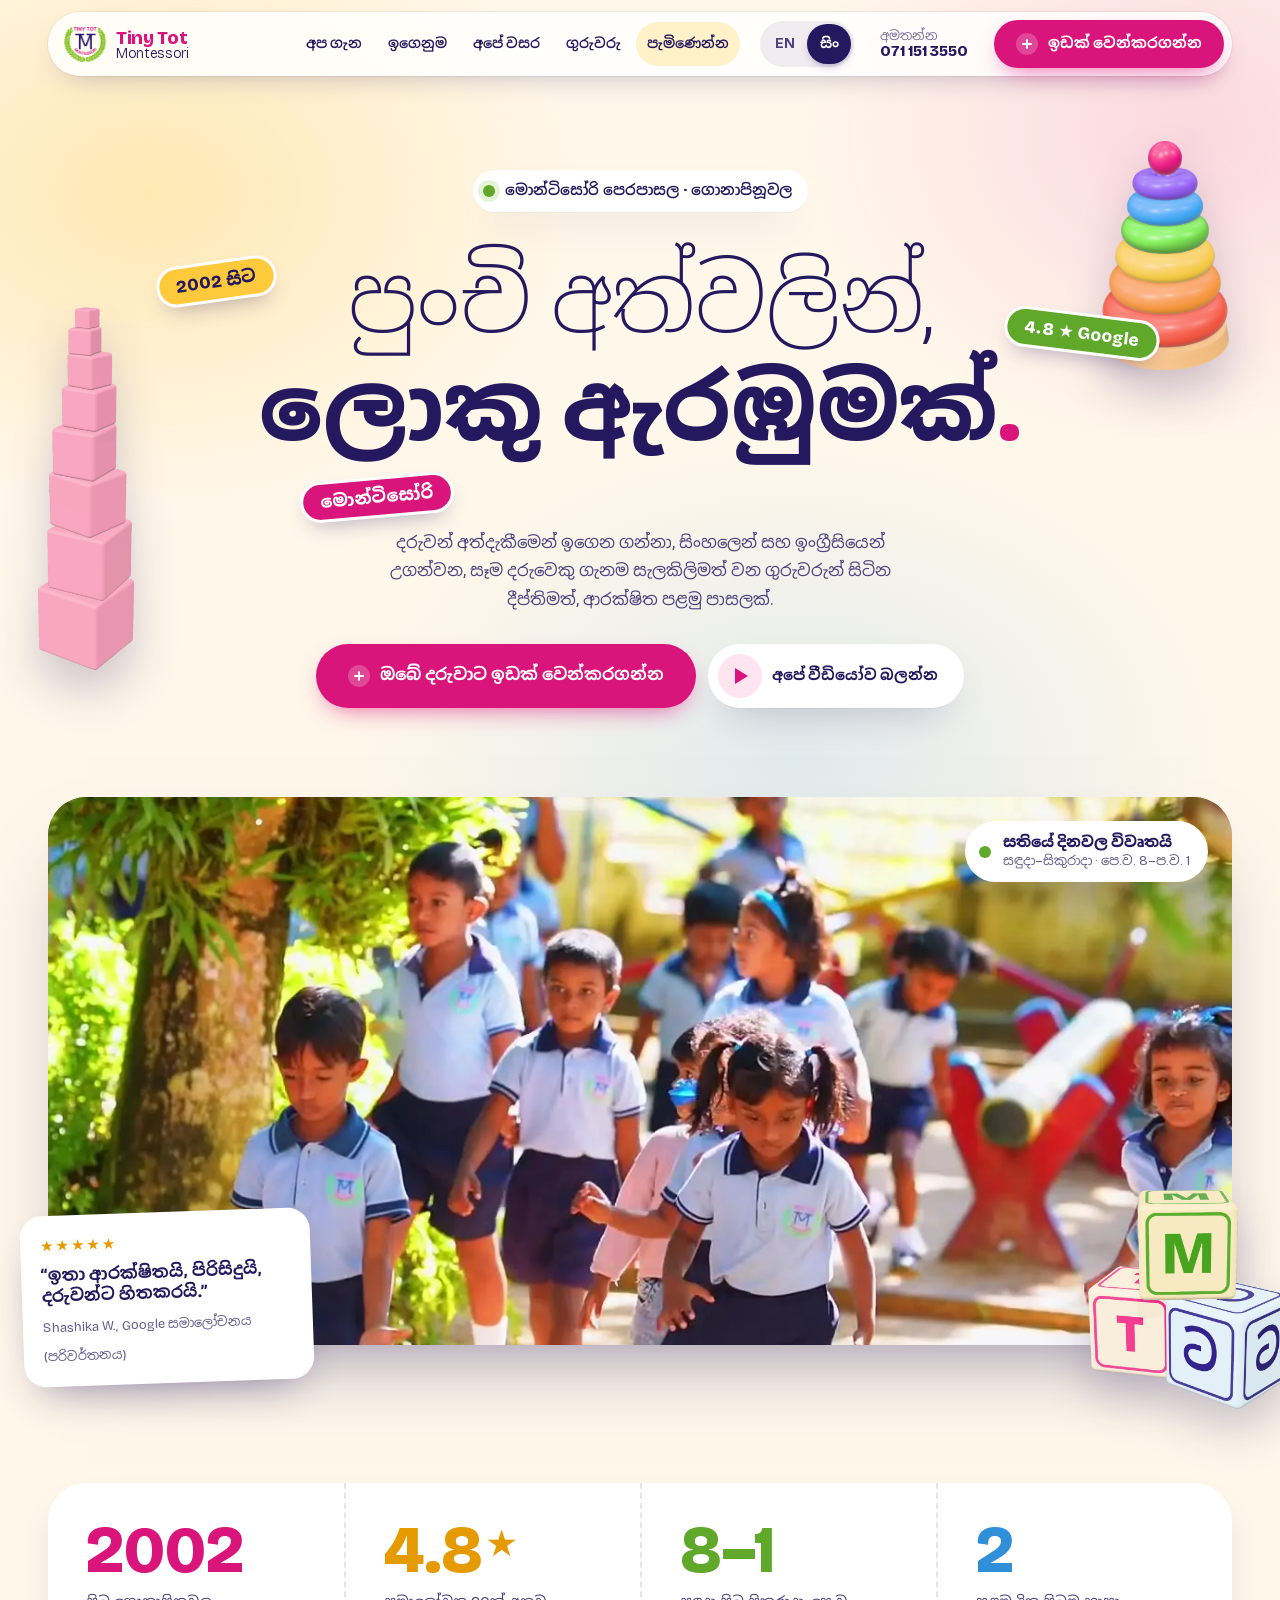
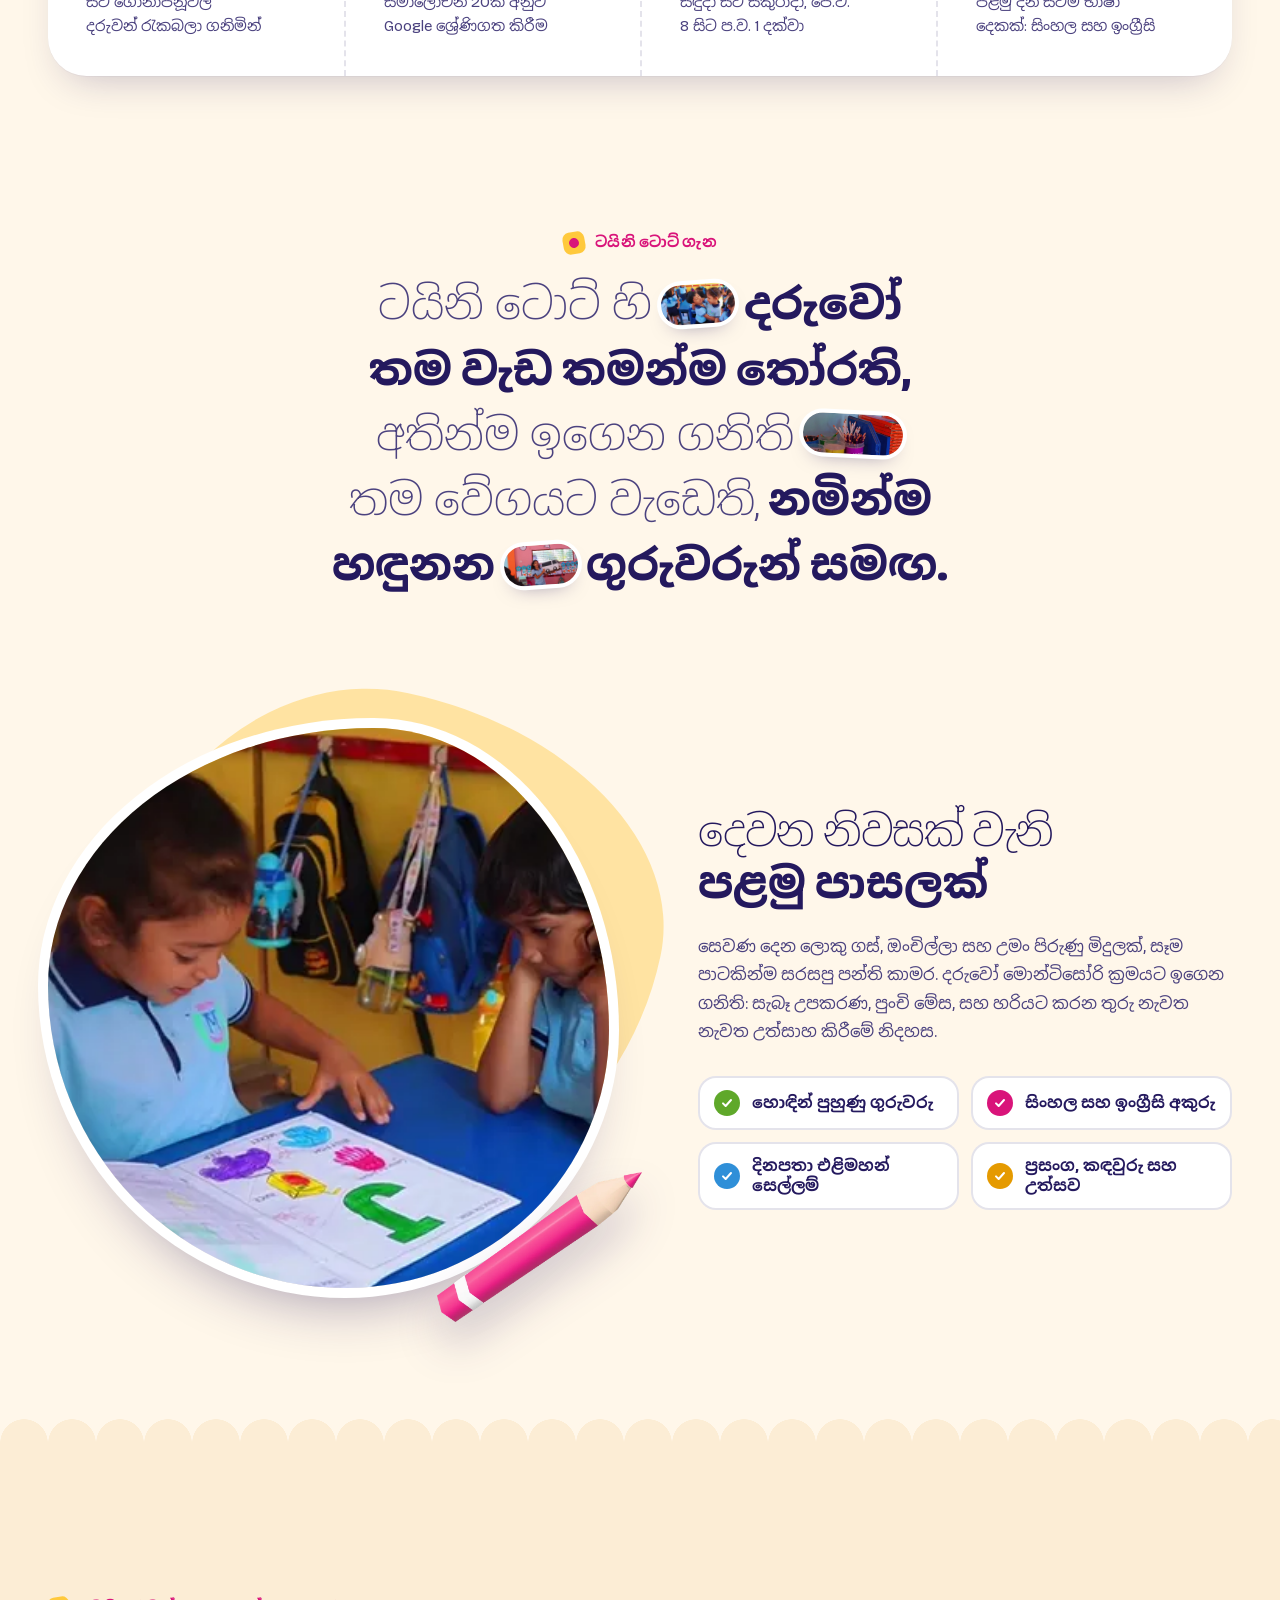
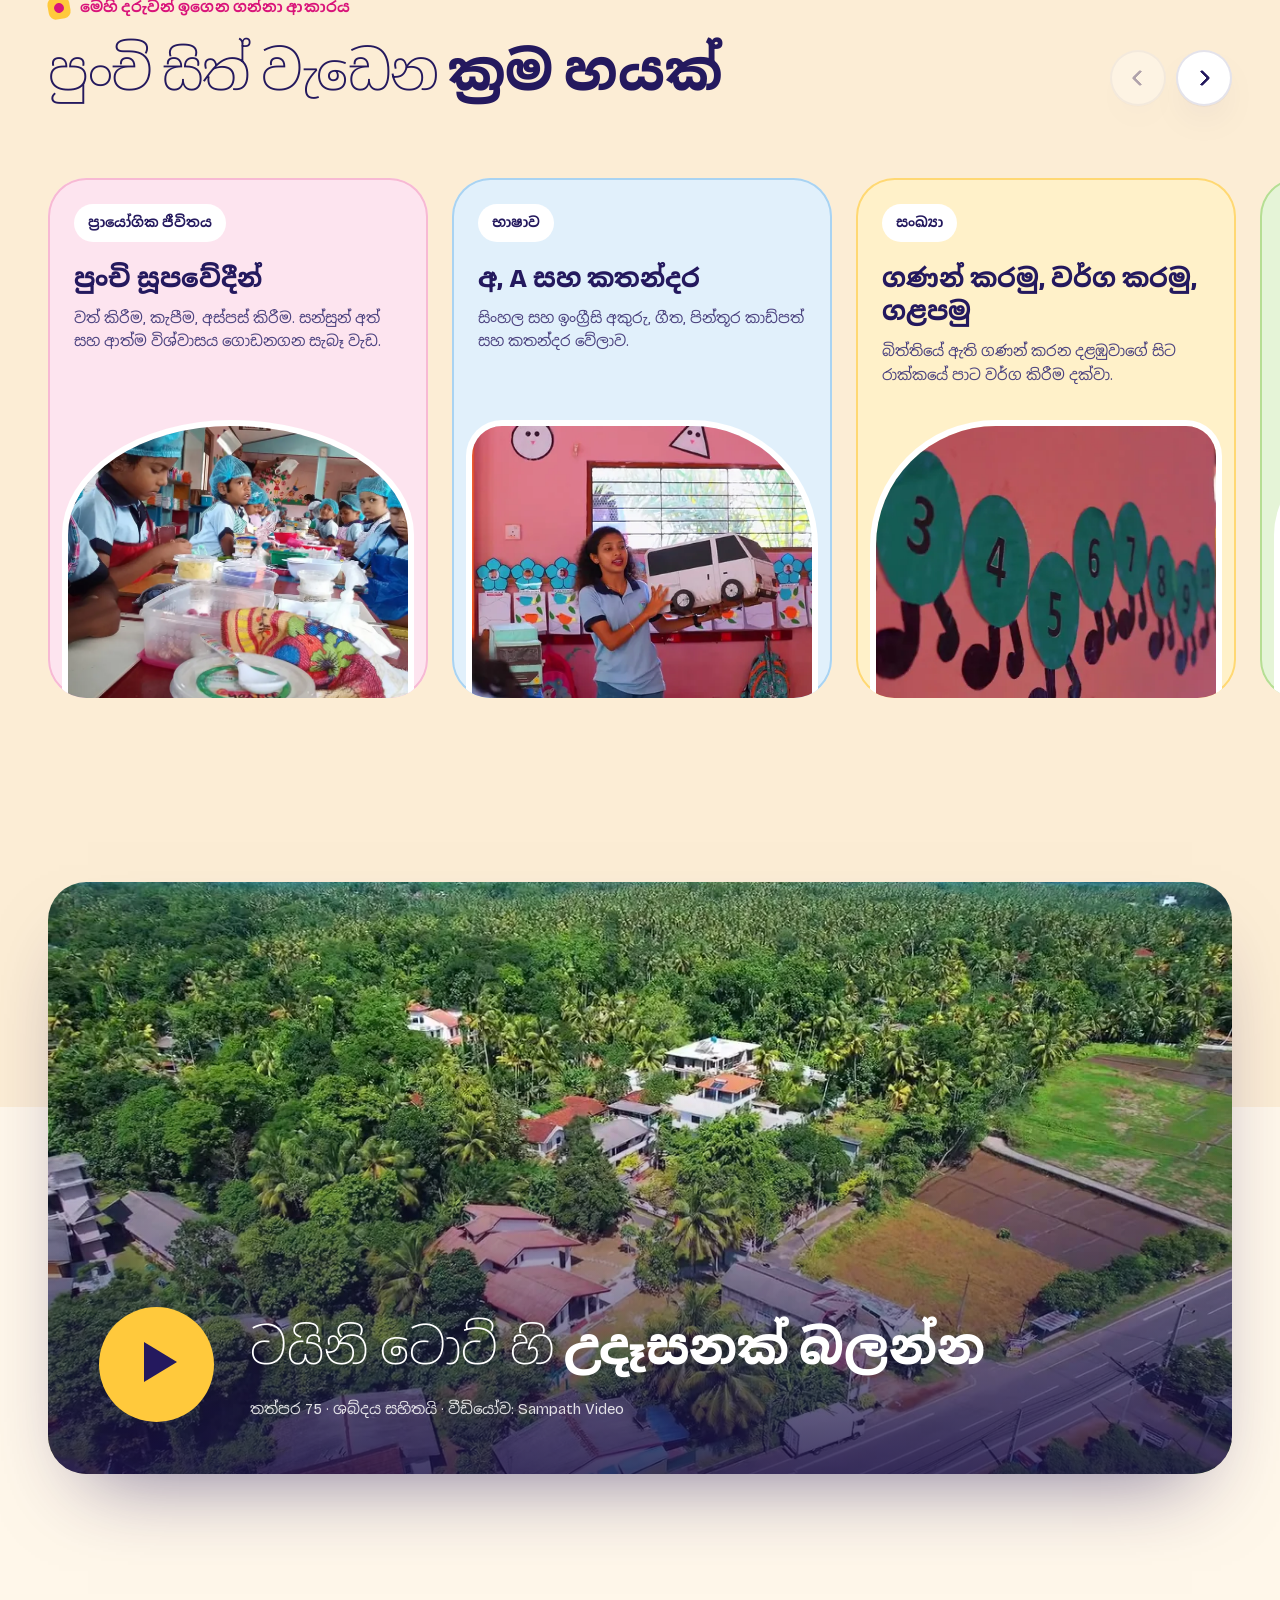
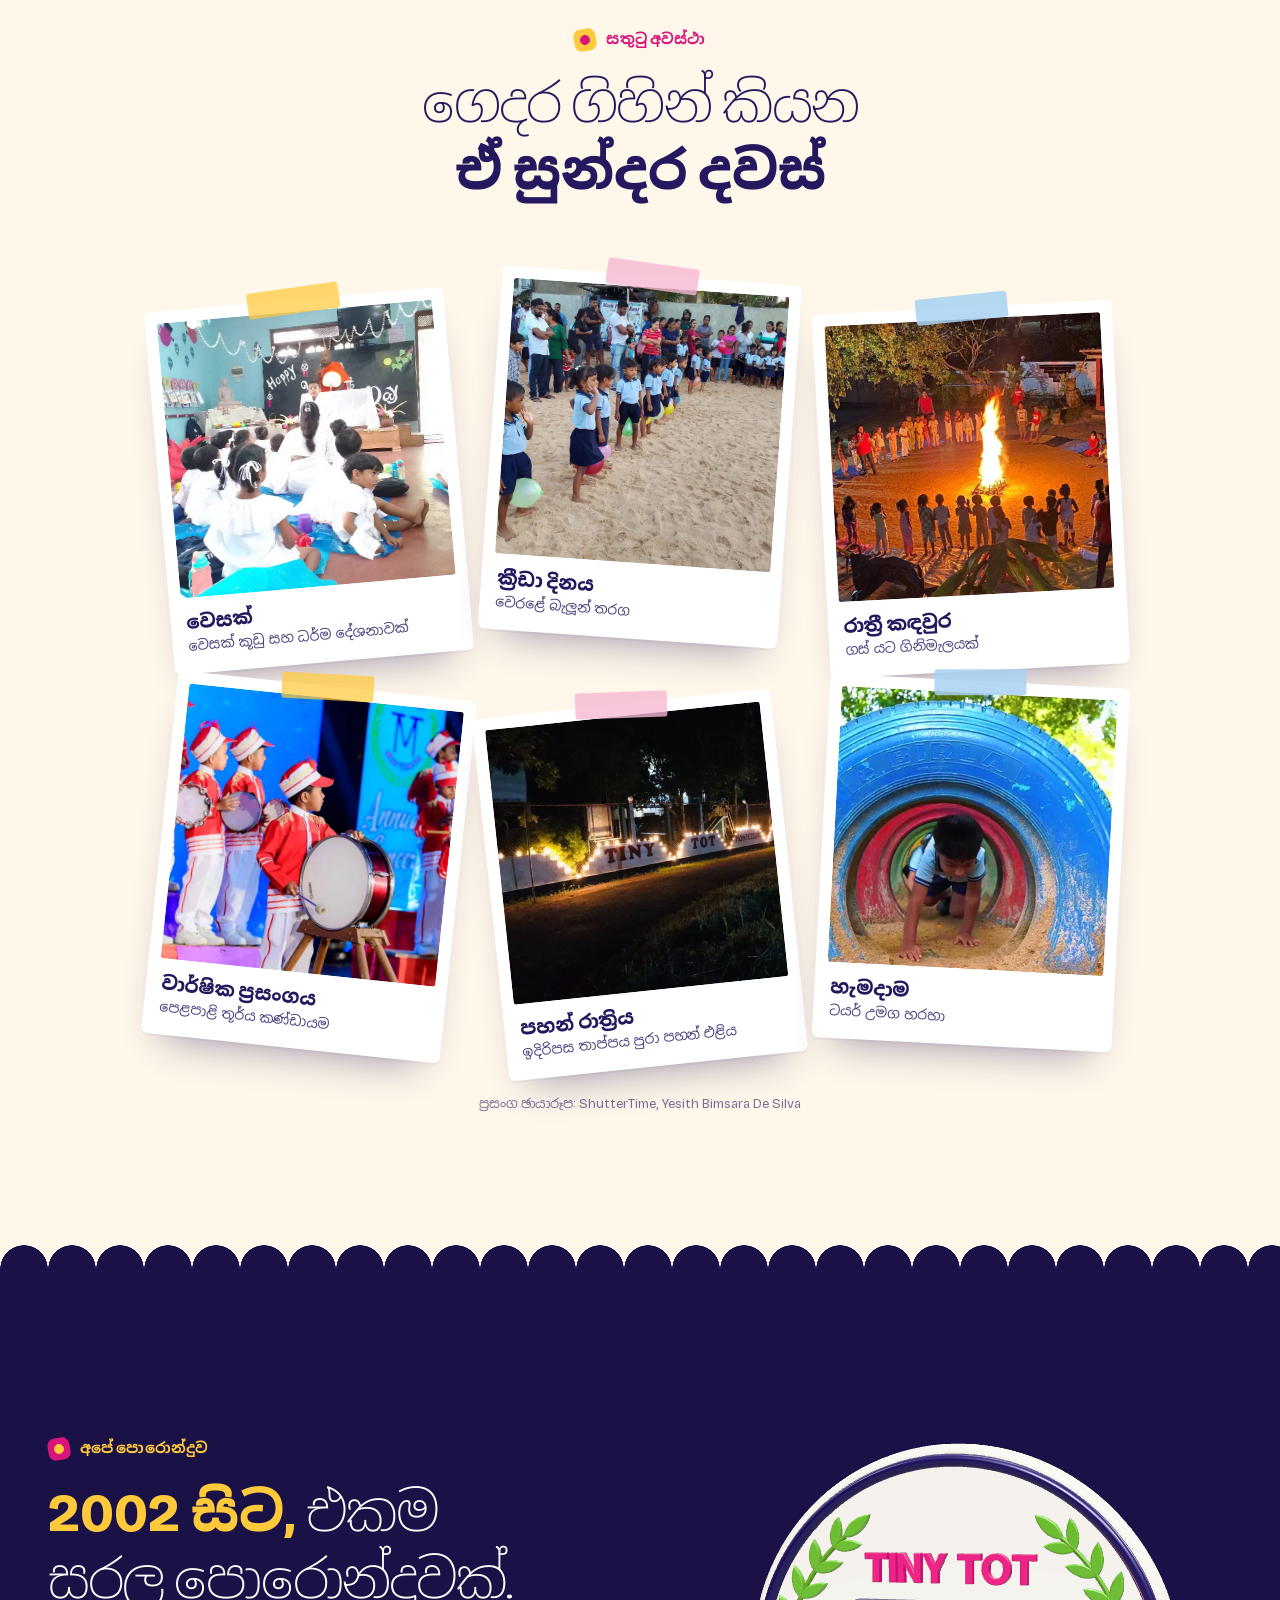
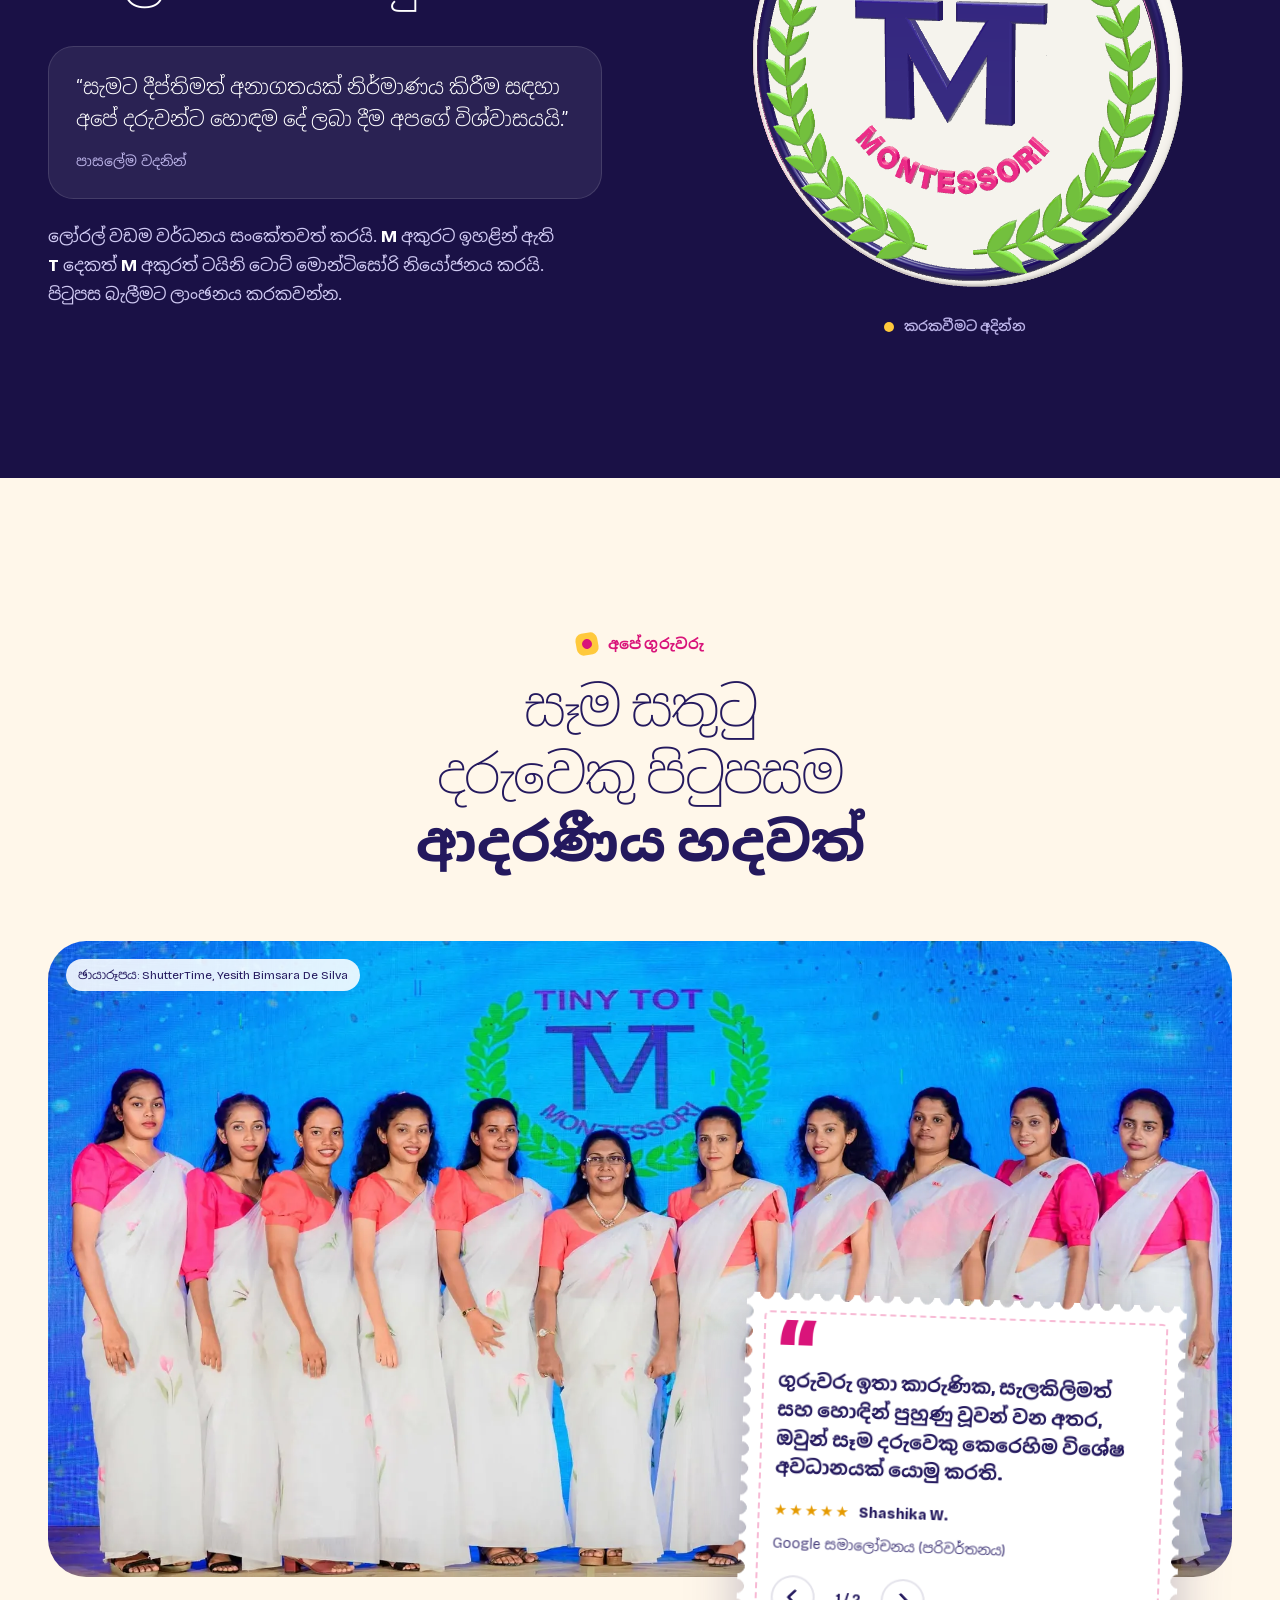
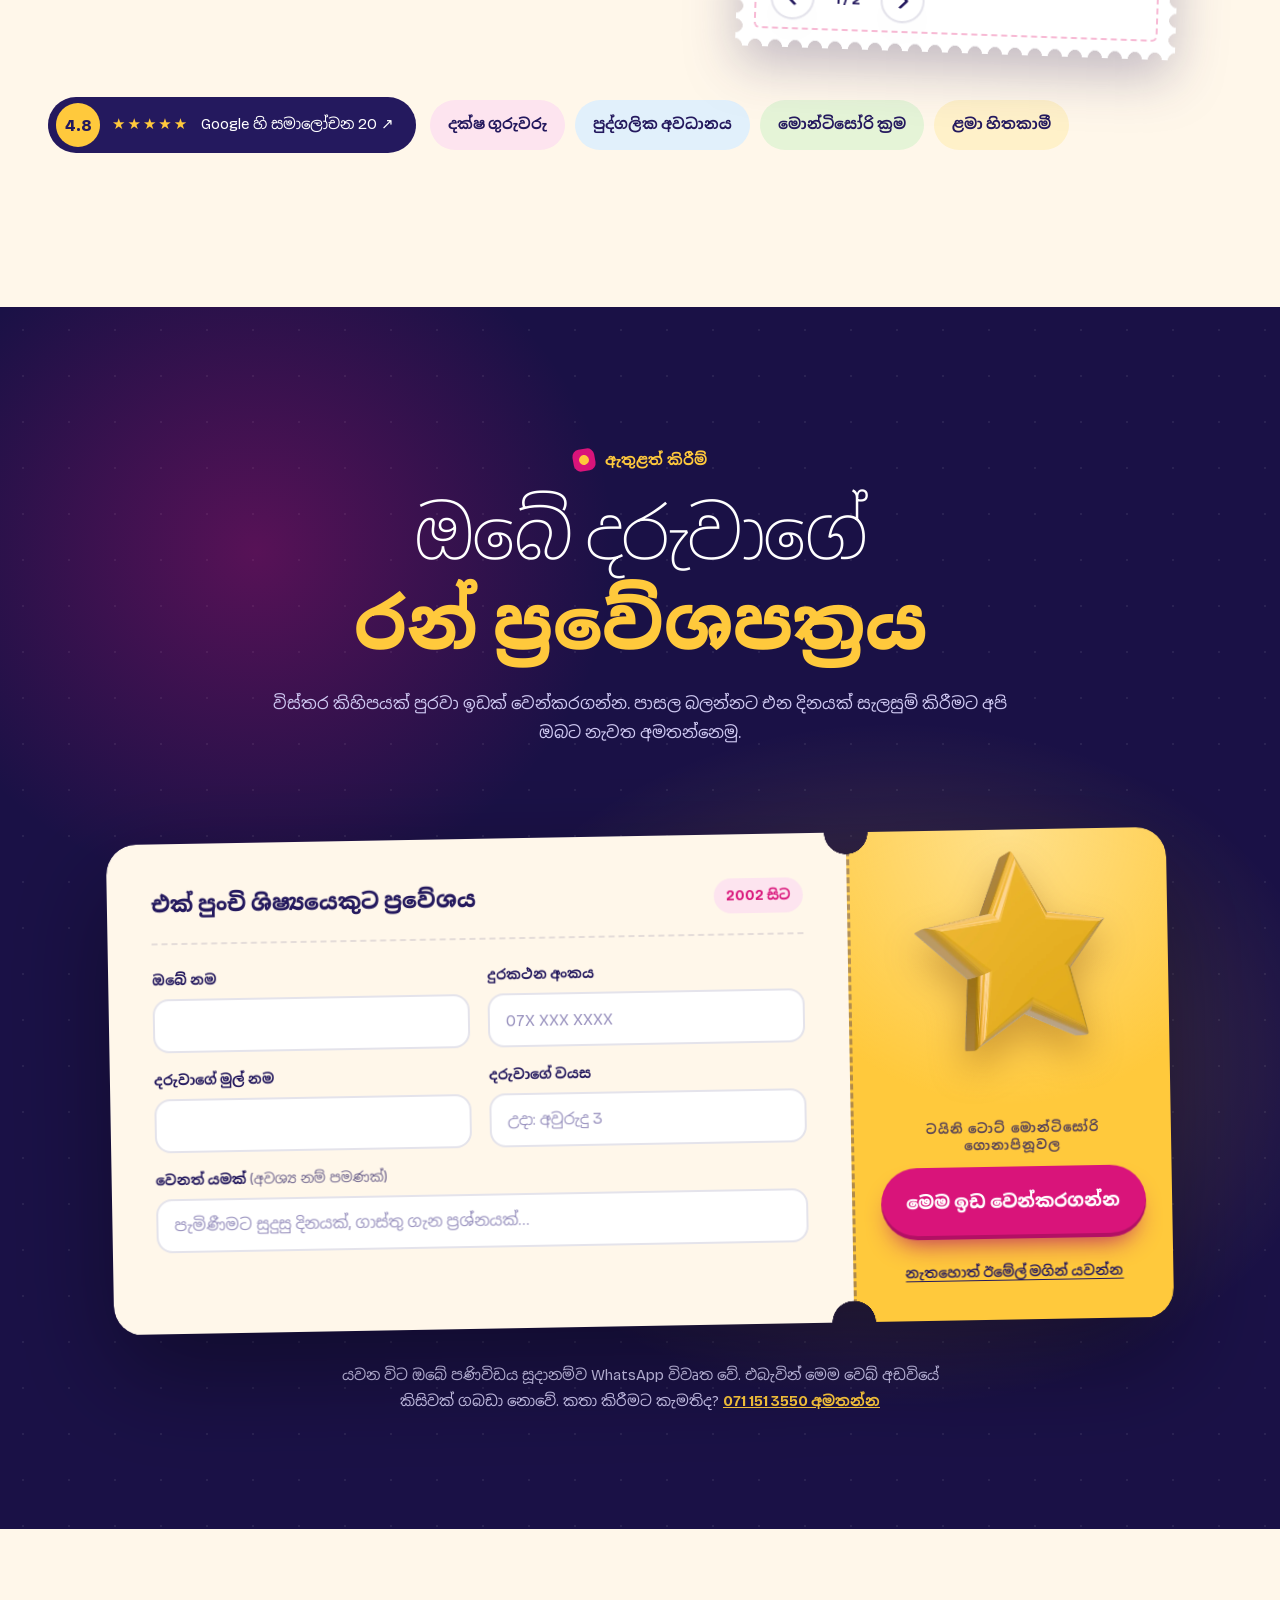
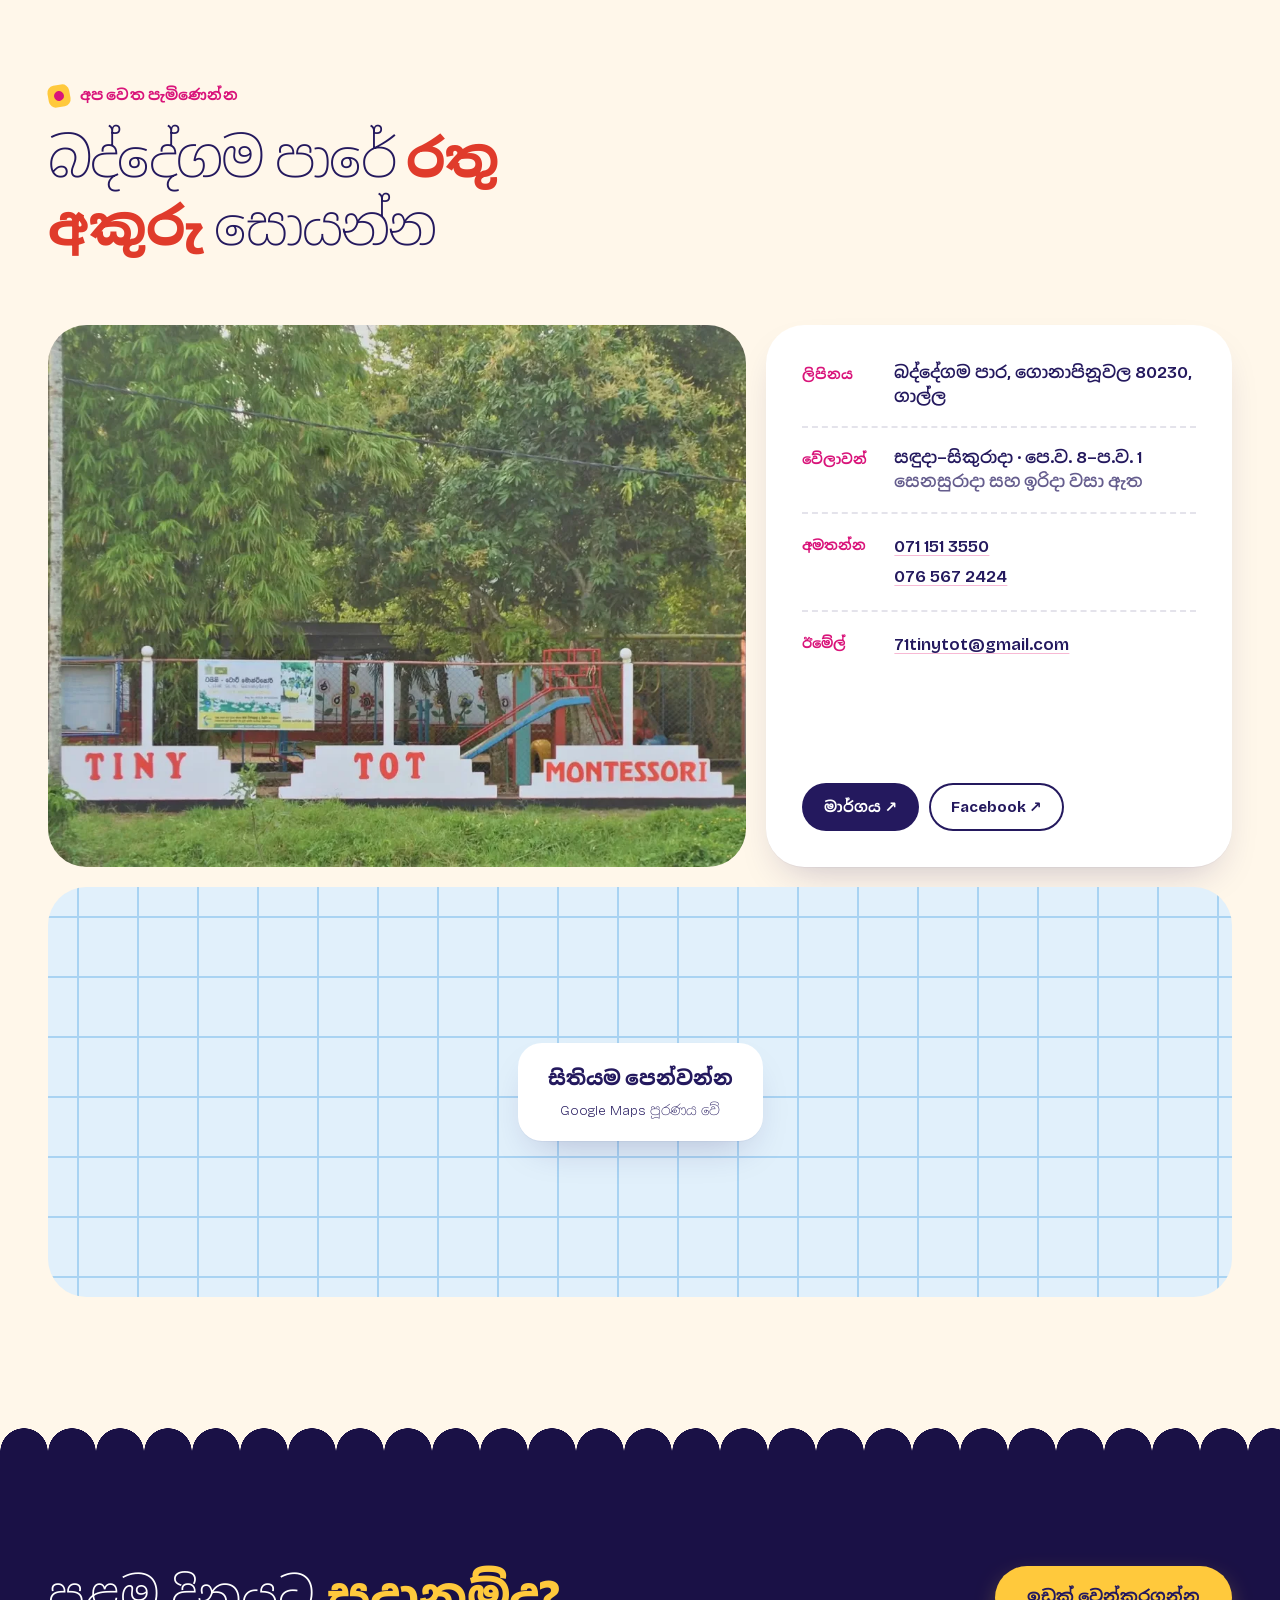
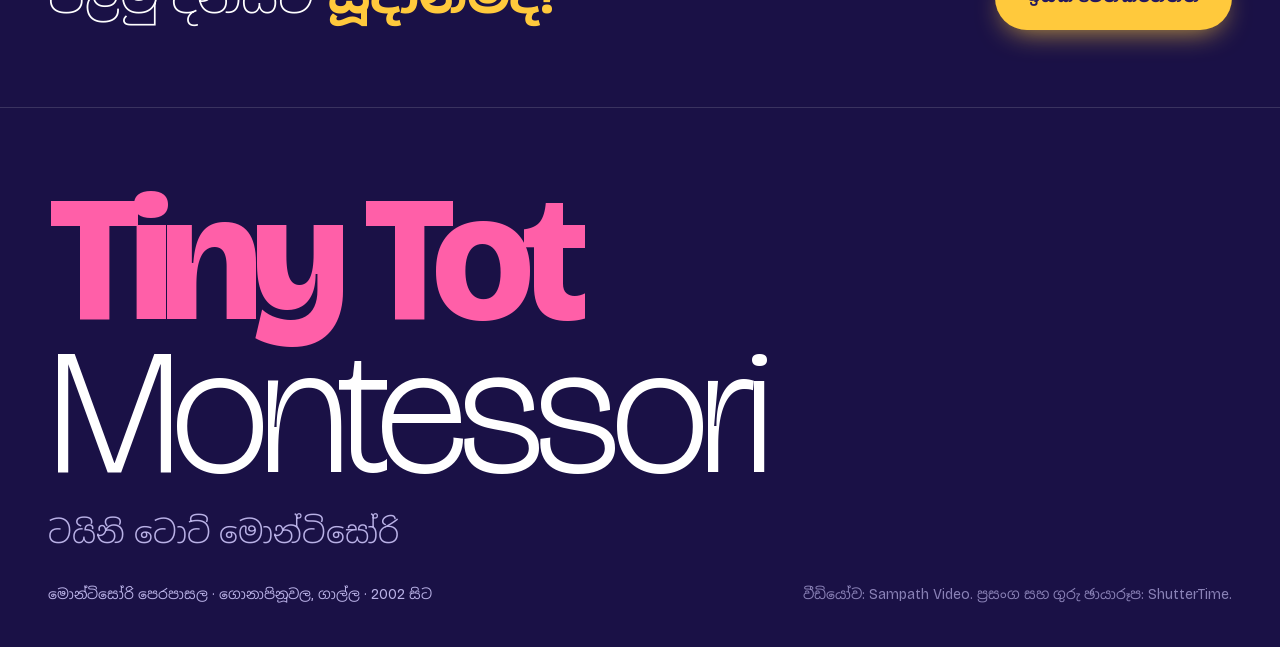
<file: si/index.html>
<!doctype html>

<html lang="si">
<!-- GENERATED from index.html + js/i18n-si.js by build_si.py. Do not edit by hand. -->
<head>
<meta charset="utf-8"/>
<meta content="width=device-width, initial-scale=1, viewport-fit=cover" name="viewport"/>
<title>ටයිනි ටොට් මොන්ටිසෝරි · ගොනාපිනූවල පෙරපාසල, ගාල්ල</title>
<meta content="ගොනාපිනූවල, බද්දේගම පාරේ පිහිටි මොන්ටිසෝරි පෙරපාසල. 2002 සිට පුංචි දරුවන් අත්දැකීමෙන් ඉගෙන ගනී. Google හි ශ්‍රේණිගත කිරීම 4.8. ඉංග්‍රීසියෙන්ද කියවිය හැක." name="description"/>
<link href="https://tinytot.lk/si/" rel="canonical"/>
<link href="https://tinytot.lk/" hreflang="en" rel="alternate"/>
<link href="https://tinytot.lk/si/" hreflang="si" rel="alternate"/>
<link href="https://tinytot.lk/" hreflang="x-default" rel="alternate"/>
<meta content="#FFF7EA" name="theme-color"/>
<meta content="light" name="color-scheme"/>
<link href="/media/crest-96.png" rel="icon" type="image/png"/>
<link href="/media/apple-touch-icon.png" rel="apple-touch-icon"/>
<meta content="website" property="og:type"/>
<meta content="Tiny Tot Montessori" property="og:site_name"/>
<meta content="https://tinytot.lk/si/" property="og:url"/>
<meta content="si_LK" property="og:locale"/>
<meta content="en_LK" property="og:locale:alternate"/>
<meta content="ටයිනි ටොට් මොන්ටිසෝරි · ගොනාපිනූවල" property="og:title"/>
<meta content="ගොනාපිනූවල මොන්ටිසෝරි පෙරපාසල, 2002 සිට. ඔබේ දරුවාට ඉඩක් වෙන්කරගන්න." property="og:description"/>
<meta content="https://tinytot.lk/media/share.jpg" property="og:image"/>
<meta content="1200" property="og:image:width"/>
<meta content="630" property="og:image:height"/>
<meta content="summary_large_image" name="twitter:card"/>
<link as="font" crossorigin="" href="/fonts/bricolage.woff2" rel="preload" type="font/woff2"/>
<link href="/css/site.css" rel="stylesheet"/>
<script>
(function(){var d=document.documentElement;d.classList.add("js");if(d.lang!=="en")return;var l="";try{var q=new URLSearchParams(location.search).get("lang");l=q||localStorage.getItem("ttm-lang")||""}catch(e){}
if(l==="si")location.replace("/si/"+location.hash)})();
</script>
<script type="application/ld+json">
{"@context":"https://schema.org","@type":"Preschool","name":"Tiny Tot Montessori","alternateName":"ටයිනි ටොට් මොන්ටිසෝරි","url":"https://tinytot.lk/","logo":"https://tinytot.lk/media/crest-512.png","image":"https://tinytot.lk/media/share.jpg","address":{"@type":"PostalAddress","streetAddress":"Baddegama Road","addressLocality":"Gonapinuwala","addressRegion":"Galle","postalCode":"80230","addressCountry":"LK"},"geo":{"@type":"GeoCoordinates","latitude":6.154467,"longitude":80.1437},"telephone":"+94711513550","email":"71tinytot@gmail.com","foundingDate":"2002","sameAs":["https://www.facebook.com/tinytotmontessori/"],"aggregateRating":{"@type":"AggregateRating","ratingValue":"4.8","reviewCount":"20"}}
</script>
</head>
<body>
<a class="skip" data-i18n="skip" href="#main">අන්තර්ගතයට යන්න</a>
<!-- NAV: floating pill -->
<header class="nav" data-nav="">
<div class="nav-pill">
<a aria-label="ටයිනි ටොට් මොන්ටිසෝරි, ඉහළට" class="brand" data-i18n-attr="aria-label:brandTop" href="#top">
<img alt="" height="35" src="/media/crest-96.png" width="42"/>
<span class="brand-word"><b>Tiny Tot</b><span>Montessori</span></span>
</a>
<nav aria-label="Main" class="nav-links">
<a data-i18n="navAbout" href="#about">අප ගැන</a>
<a data-i18n="navLearning" href="#learning">ඉගෙනුම</a>
<a data-i18n="navYear" href="#year">අපේ වසර</a>
<a data-i18n="navTeachers" href="#teachers">ගුරුවරු</a>
<a data-i18n="navVisit" href="#visit">පැමිණෙන්න</a>
</nav>
<div aria-label="Language · භාෂාව" class="lang" role="group">
<a aria-label="English" data-set-lang="en" href="/" hreflang="en" lang="en">EN</a>
<a aria-current="true" aria-label="සිංහල" data-set-lang="si" href="/si/" hreflang="si" lang="si">සිං</a>
</div>
<a class="nav-call" href="tel:+94711513550"><span data-i18n="callUs">අමතන්න</span><b>071 151 3550</b></a>
<a class="btn btn-magenta nav-cta" href="#seat"><span aria-hidden="true" class="plus"></span><span data-i18n="claimSeat">ඉඩක් වෙන්කරගන්න</span></a>
<button aria-controls="sheet" aria-expanded="false" class="menu-btn" data-menu-open="" type="button">
<span aria-hidden="true" class="menu-lines"></span><span class="sr" data-i18n="menu">මෙනුව</span>
</button>
</div>
</header>
<div class="sheet" data-sheet="" hidden="" id="sheet">
<div class="sheet-inner">
<div class="sheet-top">
<div aria-label="Language · භාෂාව" class="lang" role="group">
<a aria-label="English" data-set-lang="en" href="/" hreflang="en" lang="en">EN</a>
<a aria-current="true" aria-label="සිංහල" data-set-lang="si" href="/si/" hreflang="si" lang="si">සිං</a>
</div>
<button class="sheet-close" data-i18n="close" data-menu-close="" type="button">වසන්න</button>
</div>
<nav aria-label="Mobile">
<a href="#about"><span>01</span><i data-i18n="navAbout">අප ගැන</i></a>
<a href="#learning"><span>02</span><i data-i18n="navLearning">ඉගෙනුම</i></a>
<a href="#year"><span>03</span><i data-i18n="navYear">අපේ වසර</i></a>
<a href="#teachers"><span>04</span><i data-i18n="navTeachers">ගුරුවරු</i></a>
<a href="#visit"><span>05</span><i data-i18n="navVisit">පැමිණෙන්න</i></a>
</nav>
<a class="btn btn-magenta btn-lg sheet-cta" href="#seat"><span aria-hidden="true" class="plus"></span><span data-i18n="claimSeat">ඉඩක් වෙන්කරගන්න</span></a>
<p class="sheet-foot"><a href="tel:+94711513550">071 151 3550</a> · <span data-i18n="roadShort">බද්දේගම පාර, ගොනාපිනූවල</span></p>
</div>
</div>
<main id="main">
<!-- 1 · HERO -->
<section class="hero" id="top">
<div class="hero-copy wrap">
<p class="kicker" data-rise="" style="--d:0"><span aria-hidden="true" class="dot"></span><span data-i18n="kicker">මොන්ටිසෝරි පෙරපාසල · ගොනාපිනූවල</span></p>
<h1 class="hero-h1">
<span class="h1-line" data-rise="" style="--d:1"><span class="lt" data-i18n="h1a">පුංචි අත්වලින්,</span></span>
<span class="h1-line" data-rise="" style="--d:2"><b data-i18n="h1b">ලොකු ඇරඹුමක්<span class="pink">.</span></b></span>
<span class="sticker st-yellow" data-i18n="since2002" data-pop="" style="--rot:-8deg">2002 සිට</span>
<span class="sticker st-green" data-pop="" style="--rot:7deg">4.8 ★ Google</span>
<span class="sticker st-pink" data-i18n="montessori" data-pop="" style="--rot:-5deg">මොන්ටිසෝරි</span>
</h1>
<p class="hero-sub" data-i18n="heroSub" data-rise="" style="--d:3">දරුවන් අත්දැකීමෙන් ඉගෙන ගන්නා, සිංහලෙන් සහ ඉංග්‍රීසියෙන් උගන්වන, සෑම දරුවෙකු ගැනම සැලකිලිමත් වන ගුරුවරුන් සිටින දීප්තිමත්, ආරක්ෂිත පළමු පාසලක්.</p>
<div class="hero-cta" data-rise="" style="--d:4">
<a class="btn btn-magenta btn-xl" href="#seat"><span aria-hidden="true" class="plus"></span><span data-i18n="heroCta">ඔබේ දරුවාට ඉඩක් වෙන්කරගන්න</span></a>
<button class="btn btn-play" data-film-open="" type="button"><span aria-hidden="true" class="play-dot"></span><span data-i18n="watchFilm">අපේ වීඩියෝව බලන්න</span></button>
</div>
</div>
<img alt="" aria-hidden="true" class="toy toy-tower" data-float="0.18" height="2718" src="/media/toy-tower.webp" width="720"/>
<img alt="" aria-hidden="true" class="toy toy-stacker" data-float="-0.12" height="1287" src="/media/toy-stacker.webp" width="720"/>
<div class="hero-stage wrap">
<div class="hero-frame">
<video autoplay="" class="hero-video" data-hero-video="" loop="" muted="" playsinline="" poster="/media/hero-poster.webp" preload="metadata">
<source media="(max-width: 760px)" src="/media/hero-480.mp4" type="video/mp4"/>
<source src="/media/hero-720.mp4" type="video/mp4"/>
</video>
<button aria-label="Pause background video" class="hero-pause" data-hero-pause="" type="button"><span aria-hidden="true" class="i-pause"></span></button>
<div class="float-card fc-review" data-pop="">
<span aria-hidden="true" class="stars">★★★★★</span>
<p data-i18n="heroQuote">“ඉතා ආරක්ෂිතයි, පිරිසිදුයි, දරුවන්ට හිතකරයි.”</p>
<span class="muted" data-i18n="heroQuoteBy">Shashika W., Google සමාලෝචනය (පරිවර්තනය)</span>
</div>
<div class="float-card fc-live" data-pop="">
<span aria-hidden="true" class="live"></span>
<span><b data-i18n="openWeekdays">සතියේ දිනවල විවෘතයි</b><span class="muted" data-i18n="hoursShort">සඳුදා–සිකුරාදා · පෙ.ව. 8–ප.ව. 1</span></span>
</div>
</div>
<img alt="" aria-hidden="true" class="toy toy-blocks" data-float="-0.08" height="769" src="/media/toy-blocks.webp" width="720"/>
</div>
</section>
<!-- 2 · STATS -->
<section aria-label="ටයිනි ටොට් කෙටියෙන්" class="stats wrap" data-i18n-attr="aria-label:statsLabel">
<ul class="stat-row">
<li data-reveal="" style="--d:0"><b class="stat-n">2002</b><span class="stat-t" data-i18n="stat1">සිට ගොනාපිනූවල දරුවන් රැකබලා ගනිමින්</span></li>
<li data-reveal="" style="--d:1"><b class="stat-n">4.8<small>★</small></b><span class="stat-t" data-i18n="stat2">සමාලෝචන 20ක් අනුව Google ශ්‍රේණිගත කිරීම</span></li>
<li data-reveal="" style="--d:2"><b class="stat-n">8–1</b><span class="stat-t" data-i18n="stat3">සඳුදා සිට සිකුරාදා, පෙ.ව. 8 සිට ප.ව. 1 දක්වා</span></li>
<li data-reveal="" style="--d:3"><b class="stat-n">2</b><span class="stat-t" data-i18n="stat4">පළමු දින සිටම භාෂා දෙකක්: සිංහල සහ ඉංග්‍රීසි</span></li>
</ul>
</section>
<!-- 3 · ABOUT: statement with inline photos -->
<section class="about" id="about">
<div class="wrap">
<p class="label" data-reveal=""><span aria-hidden="true" class="label-ico"></span><span data-i18n="aboutLabel">ටයිනි ටොට් ගැන</span></p>
<p class="statement" data-i18n="statement" data-reveal=""><span class="lt">ටයිනි ටොට් හි</span> <span class="pic"><img alt="" src="/media/v-friends-640.webp"/></span> <b>දරුවෝ තම වැඩ තමන්ම තෝරති,</b> <span class="lt">අතින්ම ඉගෙන ගනිති</span> <span class="pic pic-wide"><img alt="" src="/media/v-pencils-640.webp"/></span> <span class="lt">තම වේගයට වැඩෙති,</span> <b>නමින්ම හඳුනන</b> <span class="pic"><img alt="" src="/media/v-teach-640.webp"/></span> <b>ගුරුවරුන් සමඟ.</b></p>
<div class="about-split">
<figure class="blob-photo" data-reveal="">
<img alt="දීප්තිමත් පන්ති කාමරයක රතු සහ නිල් පුංචි මේස අසල වැඩ කරන දරුවන්" data-i18n-attr="alt:altClass" height="720" loading="lazy" sizes="(max-width: 860px) 90vw, 44vw" src="/media/v-class-1280.webp" srcset="/media/v-class-640.webp 640w, /media/v-class-1280.webp 1280w" width="1280"/>
<img alt="" aria-hidden="true" class="toy toy-crayon" height="527" src="/media/toy-crayon.webp" width="720"/>
</figure>
<div class="about-copy" data-reveal="">
<h2 class="h2" data-i18n="aboutH2"><span class="lt">දෙවන නිවසක් වැනි</span> <b>පළමු පාසලක්</b></h2>
<p data-i18n="aboutP">සෙවණ දෙන ලොකු ගස්, ඔංචිල්ලා සහ උමං පිරුණු මිදුලක්, සෑම පාටකින්ම සරසපු පන්ති කාමර. දරුවෝ මොන්ටිසෝරි ක්‍රමයට ඉගෙන ගනිති: සැබෑ උපකරණ, පුංචි මේස, සහ හරියට කරන තුරු නැවත නැවත උත්සාහ කිරීමේ නිදහස.</p>
<ul class="ticks">
<li data-i18n="tick1">හොඳින් පුහුණු ගුරුවරු</li>
<li data-i18n="tick2">සිංහල සහ ඉංග්‍රීසි අකුරු</li>
<li data-i18n="tick3">දිනපතා එළිමහන් සෙල්ලම්</li>
<li data-i18n="tick4">ප්‍රසංග, කඳවුරු සහ උත්සව</li>
</ul>
</div>
</div>
</div>
</section>
<!-- 4 · LEARNING: card carousel -->
<section class="learning scallop-top" id="learning">
<div class="wrap">
<header class="sec-head">
<div>
<p class="label"><span aria-hidden="true" class="label-ico"></span><span data-i18n="learnLabel">මෙහි දරුවන් ඉගෙන ගන්නා ආකාරය</span></p>
<h2 class="h2" data-i18n="learnH2"><span class="lt">පුංචි සිත් වැඩෙන</span> <b>ක්‍රම හයක්</b></h2>
</div>
<div aria-label="කාඩ්පත් අතරින් යන්න" class="car-nav" data-i18n-attr="aria-label:scrollCards" role="group">
<button aria-label="පෙර" class="round-btn" data-car="-1" data-i18n-attr="aria-label:prev" type="button"><span aria-hidden="true" class="chev l"></span></button>
<button aria-label="ඊළඟ" class="round-btn" data-car="1" data-i18n-attr="aria-label:next" type="button"><span aria-hidden="true" class="chev"></span></button>
</div>
</header>
</div>
<div aria-label="ඉගෙනුම් ක්ෂේත්‍ර" class="cards" data-cards="" data-i18n-attr="aria-label:learnAreas" tabindex="0">
<article class="card c-pink">
<span class="pill" data-i18n="c1pill">ප්‍රායෝගික ජීවිතය</span>
<h3><b data-i18n="c1h">පුංචි සූපවේදීන්</b></h3>
<p data-i18n="c1p">වත් කිරීම, කැපීම, අස්පස් කිරීම. සන්සුන් අත් සහ ආත්ම විශ්වාසය ගොඩනගන සැබෑ වැඩ.</p>
<figure class="card-photo b1"><img alt="හිස්වැසුම් පැළඳ දිගු මේසයක් අසල කෑම සකසන දරුවන්" data-i18n-attr="alt:c1alt" height="933" loading="lazy" src="/media/cooking-700.webp" width="700"/></figure>
</article>
<article class="card c-sky">
<span class="pill" data-i18n="c2pill">භාෂාව</span>
<h3><b data-i18n="c2h">අ, A සහ කතන්දර</b></h3>
<p data-i18n="c2p">සිංහල සහ ඉංග්‍රීසි අකුරු, ගීත, පින්තූර කාඩ්පත් සහ කතන්දර වේලාව.</p>
<figure class="card-photo b2"><img alt="කපාගත් මෝටර් රථ රූපයක් අල්ලාගෙන කතන්දරයක් කියන ගුරුවරියක්" data-i18n-attr="alt:c2alt" height="360" loading="lazy" src="/media/v-teach-640.webp" width="640"/></figure>
</article>
<article class="card c-sun">
<span class="pill" data-i18n="c3pill">සංඛ්‍යා</span>
<h3><b data-i18n="c3h">ගණන් කරමු, වර්ග කරමු, ගළපමු</b></h3>
<p data-i18n="c3p">බිත්තියේ ඇති ගණන් කරන දළඹුවාගේ සිට රාක්කයේ පාට වර්ග කිරීම දක්වා.</p>
<figure class="card-photo b3"><img alt="රෝස පාට බිත්තියක ඇඳ ඇති අංක දළඹුවෙක්" data-i18n-attr="alt:c3alt" height="360" loading="lazy" src="/media/v-numbers-640.webp" width="640"/></figure>
</article>
<article class="card c-green">
<span class="pill" data-i18n="c4pill">චලනය</span>
<h3><b data-i18n="c4h">නගිමු, පැද්දෙමු, බඩගාමු</b></h3>
<p data-i18n="c4p">ලොකු ගහට ලණු ඉණිමඟක්, සෙවණේ ඔංචිල්ලා සහ ටයර් උමගක්.</p>
<figure class="card-photo b1"><img alt="ගසක ලණු ඉණිමඟකින් නගින පිරිමි ළමයෙක්" data-i18n-attr="alt:c4alt" height="360" loading="lazy" src="/media/v-climb-640.webp" width="640"/></figure>
</article>
<article class="card c-lilac">
<span class="pill" data-i18n="c5pill">කලාව සහ වේදිකාව</span>
<h3><b data-i18n="c5h">ගයමු, නටමු, බබළමු</b></h3>
<p data-i18n="c5p">දිනපතා ගීත, සහ වාර්ෂික ප්‍රසංගයේ පිරුණු වේදිකාවක්.</p>
<figure class="card-photo b2"><img alt="සුරංගනා ඇඳුමින් වේදිකාවේ නටන දරුවන්" data-i18n-attr="alt:c5alt" height="536" loading="lazy" src="/media/fairies-900.webp" width="900"/></figure>
</article>
<article class="card c-pink">
<span class="pill" data-i18n="c6pill">සොබාදහම සහ සාරධර්ම</span>
<h3><b data-i18n="c6h">කරුණාවෙන් වැඩෙමු</b></h3>
<p data-i18n="c6p">පැළ සිටුවන දිනයේ සෑම දරුවෙකුගේම අතේ පැළයක්, සහ එකට වෙසක් සැමරීම.</p>
<figure class="card-photo b3"><img alt="බඳුන්වල පැළ අල්ලාගෙන සිටින දරුවන්" data-i18n-attr="alt:c6alt" height="576" loading="lazy" src="/media/plants-1280.webp" width="1280"/></figure>
</article>
</div>
</section>
<!-- 5 · FILM -->
<section aria-label="පාසල් වීඩියෝව" class="film-band" data-i18n-attr="aria-label:filmLabel">
<button class="film-poster" data-film-open="" type="button">
<img alt="" height="720" loading="lazy" sizes="100vw" src="/media/v-drone-1280.webp" srcset="/media/v-drone-640.webp 640w, /media/v-drone-1280.webp 1280w" width="1280"/>
<span class="film-copy">
<span aria-hidden="true" class="big-play"></span>
<span class="film-title" data-i18n="filmTitle"><span class="lt">ටයිනි ටොට් හි</span> <b>උදෑසනක් බලන්න</b></span>
<span class="film-meta" data-i18n="filmMeta">තත්පර 75 · ශබ්දය සහිතයි · වීඩියෝව: Sampath Video</span>
</span>
</button>
</section>
<!-- 6 · OUR YEAR: polaroid wall -->
<section class="year" id="year">
<div class="wrap">
<header class="sec-head center">
<div>
<p class="label"><span aria-hidden="true" class="label-ico"></span><span data-i18n="yearLabel">සතුටු අවස්ථා</span></p>
<h2 class="h2" data-i18n="yearH2"><span class="lt">ගෙදර ගිහින් කියන</span> <b>ඒ සුන්දර දවස්</b></h2>
</div>
</header>
</div>
<div class="polaroids" data-polaroids="">
<figure class="pola" style="--rot:-5deg;--y:10px"><img alt="වෙසක් දිනයේ හාමුදුරුවන්ගේ දේශනාවකට සවන් දෙන සුදු ඇඳගත් දරුවන්" data-i18n-attr="alt:p1alt" height="933" loading="lazy" src="/media/vesak-700.webp" width="700"/><figcaption><b data-i18n="p1h">වෙසක්</b><span data-i18n="p1t">වෙසක් කූඩු සහ ධර්ම දේශනාවක්</span></figcaption></figure>
<figure class="pola" style="--rot:4deg;--y:-14px"><img alt="වෙරළේ තරගයකට බැලූන් අතැතිව පෙළ ගැසී සිටින දරුවන්" data-i18n-attr="alt:p2alt" height="675" loading="lazy" src="/media/beach-900.webp" width="900"/><figcaption><b data-i18n="p2h">ක්‍රීඩා දිනය</b><span data-i18n="p2t">වෙරළේ බැලූන් තරග</span></figcaption></figure>
<figure class="pola" style="--rot:-3deg;--y:18px"><img alt="රාත්‍රියේ ගිනිමැලයක් වටා සිටින දරුවන්" data-i18n-attr="alt:p3alt" height="768" loading="lazy" src="/media/campfire-1024.webp" width="1024"/><figcaption><b data-i18n="p3h">රාත්‍රී කඳවුර</b><span data-i18n="p3t">ගස් යට ගිනිමැලයක්</span></figcaption></figure>
<figure class="pola" style="--rot:6deg;--y:-6px"><img alt="රතු තූර්ය නිල ඇඳුමින් ලොකු බෙරයක් වාදනය කරන පිරිමි ළමයෙක්" data-i18n-attr="alt:p4alt" height="582" loading="lazy" src="/media/band-1000.webp" width="1000"/><figcaption><b data-i18n="p4h">වාර්ෂික ප්‍රසංගය</b><span data-i18n="p4t">පෙළපාළි තූර්ය කණ්ඩායම</span></figcaption></figure>
<figure class="pola" style="--rot:-6deg;--y:12px"><img alt="රාත්‍රියේ පඩිපෙළ හැඩැති ඉදිරිපස තාප්පය දිගේ දැල්වෙන පොල්තෙල් පහන්" data-i18n-attr="alt:p5alt" height="938" loading="lazy" src="/media/lamps-900.webp" width="800"/><figcaption><b data-i18n="p5h">පහන් රාත්‍රිය</b><span data-i18n="p5t">ඉදිරිපස තාප්පය පුරා පහන් එළිය</span></figcaption></figure>
<figure class="pola" style="--rot:3deg;--y:-10px"><img alt="පාට කළ ටයර් උමගක් හරහා බඩගාන දරුවෙක්" data-i18n-attr="alt:p6alt" height="360" loading="lazy" src="/media/v-tunnel-640.webp" width="640"/><figcaption><b data-i18n="p6h">හැමදාම</b><span data-i18n="p6t">ටයර් උමග හරහා</span></figcaption></figure>
</div>
<p class="credit wrap center" data-i18n="yearCredit">ප්‍රසංග ඡායාරූප: ShutterTime, Yesith Bimsara De Silva</p>
</section>
<!-- 7 · STORY + 3D CREST -->
<section class="story scallop-top dark" id="story">
<div class="story-grid wrap">
<div class="story-text">
<p class="label on-dark"><span aria-hidden="true" class="label-ico"></span><span data-i18n="storyLabel">අපේ පොරොන්දුව</span></p>
<h2 class="h2" data-i18n="storyH2"><b>2002 සිට,</b> <span class="lt">එකම සරල පොරොන්දුවක්.</span></h2>
<blockquote class="promise">
<p data-i18n="promise">“සැමට දීප්තිමත් අනාගතයක් නිර්මාණය කිරීම සඳහා අපේ දරුවන්ට හොඳම දේ ලබා දීම අපගේ විශ්වාසයයි.”</p>
<cite data-i18n="promiseBy">පාසලේම වදනින්</cite>
</blockquote>
<p class="story-p" data-i18n="storyP">ලෝරල් වඩම වර්ධනය සංකේතවත් කරයි. <b>M</b> අකුරට ඉහළින් ඇති <b>T</b> දෙකත් <b>M</b> අකුරත් ටයිනි ටොට් මොන්ටිසෝරි නියෝජනය කරයි. පිටුපස බැලීමට ලාංඡනය කරකවන්න.</p>
</div>
<div class="crest-stage" data-crest="">
<canvas aria-label="ටයිනි ටොට් මොන්ටිසෝරි ලාංඡනයේ ත්‍රිමාණ ආකෘතිය. කරකවීමට අදින්න." class="crest-canvas" data-i18n-attr="aria-label:crestAria" role="img"></canvas>
<img alt="ටයිනි ටොට් මොන්ටිසෝරි ලාංඡනය: නිල් T T M අකුරු වටා කොළ පාට ලෝරල් වඩමක්" class="crest-fallback" data-i18n-attr="alt:crestAlt" height="429" loading="lazy" src="/media/crest-512.png" width="512"/>
<p aria-hidden="true" class="crest-hint"><span class="drag-dot"></span><span data-i18n="dragSpin">කරකවීමට අදින්න</span></p>
</div>
</div>
</section>
<!-- 8 · TEACHERS + REVIEWS -->
<section class="teachers" id="teachers">
<div class="wrap">
<header class="sec-head center">
<div>
<p class="label"><span aria-hidden="true" class="label-ico"></span><span data-i18n="teachLabel">අපේ ගුරුවරු</span></p>
<h2 class="h2" data-i18n="teachH2"><span class="lt">සෑම සතුටු දරුවෙකු පිටුපසම</span> <b>ආදරණීය හදවත්</b></h2>
</div>
</header>
<div class="teach-stage">
<figure class="teach-photo">
<img alt="සුදු සාරි සහ රෝස හැට්ට ඇඳගත් ටයිනි ටොට් ගුරුවරියන් එකොළොස් දෙනා" data-i18n-attr="alt:teachAlt" height="1164" loading="lazy" sizes="(max-width: 860px) 100vw, 1200px" src="/media/teachers-1000.webp" srcset="/media/teachers-1000.webp 1000w, /media/teachers-2000.webp 2000w" width="2000"/>
<figcaption class="credit-on" data-i18n="teachCredit">ඡායාරූපය: ShutterTime, Yesith Bimsara De Silva</figcaption>
</figure>
<div class="stamp" data-reviews-car="">
<span aria-hidden="true" class="quote-mark">“</span>
<div class="stamp-slides">
<blockquote class="slide is-on">
<p data-i18n="rev1">ගුරුවරු ඉතා කාරුණික, සැලකිලිමත් සහ හොඳින් පුහුණු වූවන් වන අතර, ඔවුන් සෑම දරුවෙකු කෙරෙහිම විශේෂ අවධානයක් යොමු කරති.</p>
<cite><span aria-hidden="true" class="stars">★★★★★</span><b>Shashika W.</b> <span data-i18n="googleReview">Google සමාලෝචනය (පරිවර්තනය)</span></cite>
</blockquote>
<blockquote class="slide">
<p data-i18n="rev2">මෙහි ඉතා දක්ෂ ගුරුවරු සිටිති. සෑම දරුවෙකුගේම අනාගතය සඳහා ශක්තිමත් පදනමක් ගොඩනැගීමට ඔවුන් විශිෂ්ට ලෙස කටයුතු කරති.</p>
<cite><span aria-hidden="true" class="stars">★★★★★</span><b>Poorni N.</b> <span data-i18n="googleReview">Google සමාලෝචනය (පරිවර්තනය)</span></cite>
</blockquote>
</div>
<div class="stamp-nav">
<button aria-label="පෙර සමාලෝචනය" class="round-btn sm" data-i18n-attr="aria-label:prevRev" data-rev="-1" type="button"><span aria-hidden="true" class="chev l"></span></button>
<span class="rev-count" data-rev-count="">1 / 2</span>
<button aria-label="ඊළඟ සමාලෝචනය" class="round-btn sm" data-i18n-attr="aria-label:nextRev" data-rev="1" type="button"><span aria-hidden="true" class="chev"></span></button>
</div>
</div>
</div>
<div class="tags-row">
<a class="rating-pill" data-reviews="" href="#" rel="noopener" target="_blank"><b>4.8</b><span aria-hidden="true" class="stars">★★★★★</span><span data-i18n="reviewsLink">Google හි සමාලෝචන 20 ↗</span></a>
<ul aria-label="දෙමාපියන් වැඩිපුරම සඳහන් කරන දේ" class="tags" data-i18n-attr="aria-label:tagsLabel">
<li data-i18n="tag1">දක්ෂ ගුරුවරු</li><li data-i18n="tag2">පුද්ගලික අවධානය</li><li data-i18n="tag3">මොන්ටිසෝරි ක්‍රම</li><li data-i18n="tag4">ළමා හිතකාමී</li>
</ul>
</div>
</div>
</section>
<!-- 9 · THE WINNING CTA: admission pass -->
<section class="seat" id="seat">
<div aria-hidden="true" class="seat-glow"></div>
<div class="wrap">
<header class="seat-head">
<p class="label on-dark"><span aria-hidden="true" class="label-ico"></span><span data-i18n="seatLabel">ඇතුළත් කිරීම්</span></p>
<h2 class="h2" data-i18n="seatH2"><span class="lt">ඔබේ දරුවාගේ</span> <b>රන් ප්‍රවේශපත්‍රය</b></h2>
<p class="seat-sub" data-i18n="seatSub">විස්තර කිහිපයක් පුරවා ඉඩක් වෙන්කරගන්න. පාසල බලන්නට එන දිනයක් සැලසුම් කිරීමට අපි ඔබට නැවත අමතන්නෙමු.</p>
</header>
<form class="ticket" data-enrol="" novalidate="">
<div class="ticket-main">
<div class="ticket-top">
<span class="admit" data-i18n="admit">එක් පුංචි ශිෂ්‍යයෙකුට ප්‍රවේශය</span>
<span class="ticket-no" data-i18n="est">2002 සිට</span>
</div>
<div class="t-fields">
<div class="field">
<label data-i18n="fParent" for="f-parent">ඔබේ නම</label>
<input autocomplete="name" id="f-parent" name="parent" required="" type="text"/>
</div>
<div class="field">
<label data-i18n="fPhone" for="f-phone">දුරකථන අංකය</label>
<input autocomplete="tel" id="f-phone" inputmode="tel" name="phone" placeholder="07X XXX XXXX" required="" type="tel"/>
</div>
<div class="field">
<label data-i18n="fChild" for="f-child">දරුවාගේ මුල් නම</label>
<input autocomplete="off" id="f-child" name="child" type="text"/>
</div>
<div class="field">
<label data-i18n="fAge" for="f-age">දරුවාගේ වයස</label>
<input autocomplete="off" data-i18n-attr="placeholder:fAgePh" id="f-age" name="age" placeholder="උදා: අවුරුදු 3" type="text"/>
</div>
<div class="field field-full">
<label data-i18n="fMsg" for="f-msg">වෙනත් යමක් <span class="opt">(අවශ්‍ය නම් පමණක්)</span></label>
<input data-i18n-attr="placeholder:fMsgPh" id="f-msg" name="message" placeholder="පැමිණීමට සුදුසු දිනයක්, ගාස්තු ගැන ප්‍රශ්නයක්…" type="text"/>
</div>
</div>
<p aria-live="polite" class="form-status" data-status="" role="status"></p>
</div>
<div class="ticket-stub">
<img alt="" aria-hidden="true" class="stub-star" height="753" src="/media/toy-star.webp" width="720"/>
<p class="stub-small" data-i18n="stubSmall">ටයිනි ටොට් මොන්ටිසෝරි<br/>ගොනාපිනූවල</p>
<button class="btn btn-gold btn-xl claim" data-claim="" type="submit">
<span class="claim-txt" data-i18n="claimThis">මෙම ඉඩ වෙන්කරගන්න</span>
</button>
<a class="stub-alt" data-i18n="byEmail" data-mail="" href="mailto:71tinytot@gmail.com">නැතහොත් ඊමේල් මගින් යවන්න</a>
<span aria-hidden="true" class="stamp-mark" data-stamp=""><b data-i18n="stamp">ඉඩ<br/>ඉල්ලා ඇත</b><span>✓</span></span>
</div>
</form>
<p class="seat-foot" data-i18n="seatFoot">යවන විට ඔබේ පණිවිඩය සූදානම්ව WhatsApp විවෘත වේ. එබැවින් මෙම වෙබ් අඩවියේ කිසිවක් ගබඩා නොවේ. කතා කිරීමට කැමතිද? <a href="tel:+94711513550">071 151 3550 අමතන්න</a></p>
</div>
<canvas aria-hidden="true" class="confetti" data-confetti=""></canvas>
</section>
<!-- 10 · VISIT -->
<section class="visit" id="visit">
<div class="wrap">
<header class="sec-head">
<div>
<p class="label"><span aria-hidden="true" class="label-ico"></span><span data-i18n="visitLabel">අප වෙත පැමිණෙන්න</span></p>
<h2 class="h2" data-i18n="visitH2"><span class="lt">බද්දේගම පාරේ</span> <b class="red">රතු අකුරු</b> <span class="lt">සොයන්න</span></h2>
</div>
</header>
<div class="visit-grid">
<figure class="visit-photo">
<img alt="රතු අකුරින් TINY TOT MONTESSORI ලියූ ඉදිරිපස තාප්පය, පිටුපසින් ක්‍රීඩා භූමිය" data-i18n-attr="alt:fenceAlt" height="1228" loading="lazy" sizes="(max-width: 960px) 100vw, 60vw" src="/media/fence-1000.webp" srcset="/media/fence-1000.webp 1000w, /media/fence-2048.webp 1581w" width="1581"/>
</figure>
<aside class="card-visit">
<dl class="facts">
<div><dt data-i18n="dtAddress">ලිපිනය</dt><dd data-i18n="ddAddress">බද්දේගම පාර, ගොනාපිනූවල 80230, ගාල්ල</dd></div>
<div><dt data-i18n="dtHours">වේලාවන්</dt><dd data-i18n="ddHours">සඳුදා–සිකුරාදා · පෙ.ව. 8–ප.ව. 1<br/><span class="muted">සෙනසුරාදා සහ ඉරිදා වසා ඇත</span></dd></div>
<div><dt data-i18n="dtCall">අමතන්න</dt><dd><a href="tel:+94711513550">071 151 3550</a><br/><a href="tel:+94765672424">076 567 2424</a></dd></div>
<div><dt data-i18n="dtEmail">ඊමේල්</dt><dd><a href="mailto:71tinytot@gmail.com">71tinytot@gmail.com</a></dd></div>
</dl>
<div class="visit-links">
<a class="btn btn-ink" data-directions="" data-i18n="directions" href="#" rel="noopener" target="_blank">මාර්ගය ↗</a>
<a class="btn btn-line" data-facebook="" href="#" rel="noopener" target="_blank">Facebook ↗</a>
</div>
</aside>
<div class="map" data-map="">
<button class="map-load" data-map-load="" type="button"><span><b data-i18n="showMap">සිතියම පෙන්වන්න</b><span class="lt" data-i18n="loadsMaps">Google Maps පූරණය වේ</span></span></button>
</div>
</div>
</div>
</section>
</main>
<footer class="foot scallop-top dark">
<div class="foot-cta wrap">
<p class="foot-ask" data-i18n="footAsk"><span class="lt">පළමු දිනයට</span> <b>සූදානම්ද?</b></p>
<a class="btn btn-gold btn-xl" data-i18n="claimSeat" href="#seat">ඉඩක් වෙන්කරගන්න</a>
</div>
<div class="foot-mark wrap">
<p class="foot-word"><b>Tiny Tot</b><span class="lt">Montessori</span></p>
<p class="foot-si" lang="si">ටයිනි ටොට් මොන්ටිසෝරි</p>
</div>
<div class="foot-row wrap">
<p data-i18n="footLine">මොන්ටිසෝරි පෙරපාසල · ගොනාපිනූවල, ගාල්ල · 2002 සිට</p>
<p class="muted" data-i18n="footCredit">වීඩියෝව: Sampath Video. ප්‍රසංග සහ ගුරු ඡායාරූප: ShutterTime.</p>
</div>
</footer>
<nav aria-label="ඉක්මන් ක්‍රියා" class="dock" data-dock="" data-i18n-attr="aria-label:quickActions">
<a href="tel:+94711513550"><span aria-hidden="true" class="d-ico d-call"></span><span data-i18n="dockCall">අමතන්න</span></a>
<a data-wa-direct="" href="#" rel="noopener" target="_blank"><span aria-hidden="true" class="d-ico"></span>WhatsApp</a>
<a class="dock-main" data-i18n="claimSeat" href="#seat">ඉඩක් වෙන්කරගන්න</a>
</nav>
<dialog aria-label="ටයිනි ටොට් පාසල් වීඩියෝව" class="film" data-film="" data-i18n-attr="aria-label:filmDialog">
<div class="film-inner">
<video controls="" data-film-video="" playsinline="" poster="/media/v-drone-1280.webp" preload="none">
<source src="/media/film-75s.mp4" type="video/mp4"/>
</video>
<div class="film-bar">
<p data-i18n="filmCredit">පාසල් වීඩියෝව: Sampath Video</p>
<button class="btn btn-paper" data-film-close="" data-i18n="close" type="button">වසන්න</button>
</div>
</div>
</dialog>
<script type="importmap">{"imports":{"three":"/vendor/three.module.min.js"}}</script>
<script src="/js/config.js"></script>
<script defer="" src="/js/i18n-si.js"></script><script defer="" src="/js/i18n-en.js"></script>
<script defer="" src="/js/app.js"></script>
<script src="/js/crest.js" type="module"></script>
</body>
</html>
</file>
<file: css/site.css>
/* Tiny Tot Montessori · design system "Toybox" (v2)
   Cream paper, white cards, crest indigo ink, wordmark magenta, a sunshine yellow for the win.
   One variable family (Bricolage Grotesque) at its extremes: 200 for the voice, 800 for the emphasis. */

@font-face{font-family:"Bricolage";src:url(../fonts/bricolage.woff2) format("woff2");font-weight:200 800;font-display:swap}
@font-face{font-family:"Sinhala";src:url(../fonts/noto-sinhala.woff2) format("woff2");font-weight:100 900;font-display:swap;unicode-range:U+0D80-0DFF,U+200C-200D,U+25CC}

:root{
  --cream:#FFF7EA;        /* page */
  --cream-2:#FCEDD5;      /* learning band */
  --card:#FFFFFF;
  --ink:#24195E;          /* crest monogram indigo */
  --ink-2:#4B427F;        /* body copy */
  --night:#1A1146;        /* story, admissions, footer */
  --magenta:#D9147A;      /* "TINY TOT" wordmark: every primary CTA */
  --magenta-d:#B30F64;
  --sun:#FFC93C;          /* the golden ticket */
  --sun-d:#E59A00;
  --leaf:#5FA82A;         /* laurel */
  --fence:#E03B2B;        /* painted letters on the street wall */
  --t-pink:#FDE4EF;  --b-pink:#F7B9D4;
  --t-sky:#E1F0FB;   --b-sky:#A9D3F2;
  --t-sun:#FFF1C9;   --b-sun:#FFD873;
  --t-green:#E5F4D7; --b-green:#B6DE93;
  --t-lilac:#ECE7FB; --b-lilac:#C9BDF1;
  --line:rgba(36,25,94,.12);
  --r-lg:clamp(26px,3vw,44px);
  --r-md:clamp(20px,2vw,30px);
  --gut:clamp(16px,4vw,48px);
  --max:1260px;
  --sec:clamp(96px,12vw,180px);
  --ease-out:cubic-bezier(.23,1,.32,1);
  --ease-in-out:cubic-bezier(.77,0,.175,1);
  --ease-drawer:cubic-bezier(.32,.72,0,1);
  --spring:cubic-bezier(.34,1.56,.64,1);
  --shadow:0 1px 0 rgba(36,25,94,.04),0 18px 40px -18px rgba(36,25,94,.28);
}

*,*::before,*::after{box-sizing:border-box}
html{-webkit-text-size-adjust:100%;text-size-adjust:100%;scroll-behavior:smooth;scroll-padding-top:96px}
@media (prefers-reduced-motion:reduce){html{scroll-behavior:auto}}
body{margin:0;background:var(--cream);color:var(--ink);font-family:"Bricolage",ui-sans-serif,system-ui,sans-serif;font-size:17px;line-height:1.55;font-weight:400;-webkit-font-smoothing:antialiased;-webkit-tap-highlight-color:transparent;overflow-x:clip}
img,video,canvas{display:block;max-width:100%}
img{height:auto}
a{color:inherit}
button,input,select{font:inherit;color:inherit}
button{cursor:pointer;background:none;border:0;padding:0}
a,button,input,label,summary{touch-action:manipulation}
ul{margin:0;padding:0;list-style:none}
h1,h2,h3,p,figure,blockquote,dl,dd{margin:0}
b,strong{font-weight:800}
.lt{font-weight:200}
.muted{opacity:.7}
.sr{position:absolute;width:1px;height:1px;overflow:hidden;clip:rect(0 0 0 0);white-space:nowrap}
.skip{position:absolute;left:12px;top:-60px;z-index:200;background:var(--ink);color:#fff;padding:10px 14px;border-radius:10px}
.skip:focus{top:12px}
:focus-visible{outline:3px solid var(--magenta);outline-offset:3px;border-radius:8px}
.wrap{width:100%;max-width:calc(var(--max) + var(--gut)*2);margin-inline:auto;padding-inline:var(--gut)}
.center{text-align:center}

/* ---------- type ---------- */
.h2{font-size:clamp(38px,5.6vw,84px);line-height:.98;letter-spacing:-.04em;font-weight:800;text-wrap:balance}
.h2 .lt{letter-spacing:-.035em}
.label{display:inline-flex;align-items:center;gap:10px;font-size:15px;font-weight:700;letter-spacing:.01em;color:var(--magenta);margin-bottom:18px}
.label-ico{width:22px;height:22px;border-radius:7px;background:var(--sun);position:relative;rotate:-10deg;flex:none}
.label-ico::after{content:"";position:absolute;inset:6px;border-radius:50%;background:var(--magenta)}
.label.on-dark{color:var(--sun)}
.label.on-dark .label-ico{background:var(--magenta)}
.label.on-dark .label-ico::after{background:var(--sun)}
.sec-head{display:flex;justify-content:space-between;align-items:flex-end;gap:24px;margin-bottom:clamp(36px,5vw,64px)}
.sec-head.center{justify-content:center;text-align:center}
.sec-head.center .h2{max-width:16ch;margin-inline:auto}
.red{color:var(--fence)}
.credit{font-size:13px;color:var(--ink-2);opacity:.75;margin-top:28px}

/* ---------- buttons ---------- */
.btn{--bg:var(--ink);--fg:#fff;display:inline-flex;align-items:center;justify-content:center;gap:10px;min-height:48px;padding:0 22px;border-radius:999px;background:var(--bg);color:var(--fg);font-weight:700;font-size:16px;text-decoration:none;white-space:nowrap;transition:transform 160ms var(--ease-out),background-color 200ms ease,color 200ms ease,box-shadow 200ms ease;user-select:none}
.btn:active{transform:scale(.97)}
.btn-magenta{--bg:var(--magenta);box-shadow:0 10px 24px -10px rgba(217,20,122,.7)}
.btn-gold{--bg:var(--sun);--fg:var(--ink);box-shadow:0 10px 28px -10px rgba(255,201,60,.8)}
.btn-ink{--bg:var(--ink)}
.btn-paper{--bg:#fff;--fg:var(--ink)}
.btn-line{--bg:transparent;--fg:var(--ink);box-shadow:inset 0 0 0 2px var(--ink)}
.btn-lg{min-height:56px;padding:0 28px;font-size:17px}
.btn-xl{min-height:64px;padding:0 32px;font-size:18px}
.btn-play{--bg:#fff;--fg:var(--ink);min-height:64px;padding:0 26px 0 10px;font-size:17px;box-shadow:var(--shadow)}
.play-dot{width:44px;height:44px;border-radius:50%;background:var(--t-pink);position:relative;flex:none;transition:background-color 200ms ease}
.play-dot::after{content:"";position:absolute;left:17px;top:14px;border-left:13px solid var(--magenta);border-top:8px solid transparent;border-bottom:8px solid transparent}
.plus{width:22px;height:22px;border-radius:50%;background:rgba(255,255,255,.22);position:relative;flex:none}
.plus::before,.plus::after{content:"";position:absolute;left:50%;top:50%;width:10px;height:2px;background:currentColor;border-radius:2px;translate:-50% -50%}
.plus::after{rotate:90deg}
@media (hover:hover) and (pointer:fine){
  .btn-magenta:hover{--bg:var(--magenta-d)}
  .btn-gold:hover{--bg:#FFD45E}
  .btn-ink:hover{--bg:#33287A}
  .btn-line:hover{--bg:var(--ink);--fg:#fff}
  .btn-play:hover .play-dot{background:var(--b-pink)}
}
.round-btn{width:56px;height:56px;border-radius:50%;background:#fff;box-shadow:inset 0 0 0 2px var(--line),var(--shadow);display:grid;place-items:center;transition:transform 160ms var(--ease-out),background-color 200ms ease,opacity 200ms ease}
.round-btn.sm{width:44px;height:44px}
.round-btn:active{transform:scale(.94)}
.round-btn:disabled{opacity:.35;cursor:default}
@media (hover:hover) and (pointer:fine){.round-btn:not(:disabled):hover{background:var(--sun)}}
.chev{width:12px;height:12px;border-right:3px solid var(--ink);border-top:3px solid var(--ink);rotate:45deg;margin-left:-4px;border-radius:2px}
.chev.l{rotate:-135deg;margin-left:4px}

/* ---------- nav ---------- */
.nav{position:fixed;inset:0 0 auto;z-index:50;padding:calc(env(safe-area-inset-top) + 12px) var(--gut) 0;pointer-events:none;transition:transform 400ms var(--ease-drawer)}
.nav.is-hidden{transform:translateY(calc(-100% - 12px))}
.nav-pill{pointer-events:auto;max-width:var(--max);margin-inline:auto;display:flex;align-items:center;gap:20px;padding:8px 8px 8px 16px;border-radius:999px;background:rgba(255,255,255,.86);-webkit-backdrop-filter:saturate(1.6) blur(14px);backdrop-filter:saturate(1.6) blur(14px);box-shadow:0 0 0 1px rgba(36,25,94,.06),0 12px 30px -16px rgba(36,25,94,.35)}
.brand{display:flex;align-items:center;gap:10px;text-decoration:none;margin-right:auto;min-height:44px}
.brand img{width:42px;height:auto}
.brand-word{display:flex;flex-direction:column;line-height:1;letter-spacing:-.02em}
.brand-word b{font-size:19px;color:var(--magenta)}
.brand-word span{font-size:14px;font-weight:300;color:var(--ink)}
.nav-links{display:flex;gap:4px}
.nav-links a{padding:10px 14px;border-radius:999px;text-decoration:none;font-weight:600;font-size:15px;transition:background-color 200ms ease}
.nav-links a.is-current{background:var(--t-sun)}
@media (hover:hover) and (pointer:fine){.nav-links a:hover{background:var(--t-pink)}}
.nav-call{display:flex;flex-direction:column;line-height:1.1;text-decoration:none;font-size:13px;padding-inline:6px}
.nav-call span{opacity:.6}
.nav-call b{font-size:15px}
.nav-cta{min-height:48px}
.menu-btn{display:none;width:48px;height:48px;border-radius:50%;background:var(--ink);place-items:center;flex:none;transition:transform 160ms var(--ease-out)}
.menu-btn:active{transform:scale(.94)}
.menu-lines{display:block;width:18px;height:2px;border-radius:2px;background:#fff;position:relative;box-shadow:0 -6px 0 #fff,0 6px 0 #fff}
@media (max-width:1180px){.nav-call{display:none}}
@media (max-width:1020px){.nav-links{display:none}.menu-btn{display:grid}}
@media (max-width:560px){
  .nav-pill{gap:8px;padding:6px 6px 6px 12px}
  .brand img{width:36px}
  .brand-word b{font-size:17px}.brand-word span{font-size:13px}
  .nav-cta{min-height:44px;padding:0 16px;font-size:15px}
  .nav-cta .plus{display:none}
  .menu-btn{width:44px;height:44px}
}
@media (max-width:370px){.brand-word{display:none}}

/* sheet */
.sheet{position:fixed;inset:0;z-index:60;background:rgba(26,17,70,.4);opacity:0;transition:opacity 300ms ease}
.sheet.is-open{opacity:1}
.sheet-inner{position:absolute;inset:8px 8px auto;padding:calc(env(safe-area-inset-top) + 20px) 24px 28px;border-radius:32px;background:var(--cream);transform:translateY(-104%);transition:transform 420ms var(--ease-drawer)}
.sheet.is-open .sheet-inner{transform:none}
.sheet-top{display:flex;align-items:center;justify-content:space-between;gap:12px}
.sheet nav a i{font-style:normal}
.sheet-close{display:block;margin-left:auto;min-height:44px;padding:0 18px;border-radius:999px;background:var(--ink);color:#fff;font-weight:700}
.sheet nav{display:flex;flex-direction:column;margin:12px 0 24px}
.sheet nav a{display:flex;align-items:baseline;gap:14px;padding:10px 0;font-size:clamp(34px,9vw,48px);font-weight:800;letter-spacing:-.035em;text-decoration:none;border-bottom:1px solid var(--line)}
.sheet nav a span{font-size:14px;font-weight:600;color:var(--magenta);letter-spacing:0}
.sheet-cta{width:100%}
.sheet-foot{margin-top:16px;font-size:14px;color:var(--ink-2);text-align:center}
@media (prefers-reduced-motion:reduce){.sheet-inner{transition:none}}

/* ---------- 1 · hero ---------- */
.hero{position:relative;padding-top:calc(env(safe-area-inset-top) + clamp(120px,14vw,170px));padding-bottom:10px;overflow-x:clip}
.hero::before{content:"";position:absolute;inset:-10% -10% auto;height:110%;background:radial-gradient(40% 30% at 18% 22%,rgba(255,201,60,.32),transparent 70%),radial-gradient(36% 30% at 86% 18%,rgba(247,185,212,.5),transparent 70%),radial-gradient(40% 30% at 60% 60%,rgba(169,211,242,.35),transparent 70%);pointer-events:none}
.hero-copy{position:relative;text-align:center;z-index:2}
.kicker{display:inline-flex;align-items:center;gap:10px;padding:8px 16px 8px 10px;border-radius:999px;background:#fff;box-shadow:var(--shadow);font-size:15px;font-weight:600}
.dot{width:12px;height:12px;border-radius:50%;background:var(--leaf);box-shadow:0 0 0 5px var(--t-green)}
.hero-h1{position:relative;margin:clamp(22px,3vw,36px) auto 0;max-width:12.5ch;font-size:clamp(54px,10.4vw,168px);line-height:.9;letter-spacing:-.055em;font-weight:800}
.h1-line{display:block}
.h1-line .lt{letter-spacing:-.05em}
.hero-h1 .pink{color:var(--magenta)}
.sticker{position:absolute;display:inline-flex;align-items:center;padding:.5em 1em;border-radius:999px;font-size:clamp(13px,1.35vw,20px);font-weight:800;letter-spacing:0;line-height:1;white-space:nowrap;rotate:var(--rot);box-shadow:0 10px 22px -10px rgba(36,25,94,.4);border:3px solid #fff}
.st-yellow{background:var(--sun);color:var(--ink);left:-4%;top:6%}
.st-green{background:var(--leaf);color:#fff;right:-8%;top:30%}
.st-pink{background:var(--magenta);color:#fff;left:9%;bottom:-11%}
.hero-sub{max-width:34em;margin:clamp(40px,4vw,60px) auto 0;font-size:clamp(17px,1.5vw,21px);color:var(--ink-2);text-wrap:pretty}
.hero-cta{display:flex;flex-wrap:wrap;justify-content:center;gap:12px;margin-top:30px}
.hero-stage{position:relative;margin-top:clamp(56px,7vw,96px);z-index:1}
.hero-frame{position:relative;border-radius:var(--r-lg);aspect-ratio:16/7.4;background:#d7cfe8 url(../media/hero-poster.webp) center/cover;box-shadow:0 40px 80px -40px rgba(36,25,94,.55)}
.hero-video{position:absolute;inset:0;width:100%;height:100%;object-fit:cover;border-radius:inherit}
.hero-pause{position:absolute;right:18px;bottom:18px;width:48px;height:48px;border-radius:50%;background:rgba(255,255,255,.9);display:grid;place-items:center;z-index:2;transition:transform 160ms var(--ease-out)}
.hero-pause:active{transform:scale(.92)}
.i-pause{width:14px;height:16px;border-left:4px solid var(--ink);border-right:4px solid var(--ink)}
.hero-pause.is-paused .i-pause{width:0;height:0;border-right:0;border-left:14px solid var(--ink);border-top:9px solid transparent;border-bottom:9px solid transparent;margin-left:4px}
.float-card{position:absolute;z-index:2;background:#fff;border-radius:22px;box-shadow:0 20px 40px -18px rgba(36,25,94,.45);padding:16px 20px}
.fc-review{left:clamp(-40px,-2vw,-12px);bottom:clamp(-40px,-3vw,-20px);max-width:290px;rotate:-2deg}
.fc-review p{font-weight:700;font-size:17px;line-height:1.25;margin:4px 0 6px}
.fc-review .muted{font-size:13px}
.stars{color:var(--sun-d);letter-spacing:2px;font-size:15px}
.fc-live{right:24px;top:24px;display:flex;align-items:center;gap:12px;padding:12px 18px 12px 14px;border-radius:999px;font-size:15px;line-height:1.2}
.fc-live b{display:block}
.fc-live .muted{font-size:13px}
.live{flex:none;width:12px;height:12px;border-radius:50%;background:var(--leaf);animation:ping 2s var(--ease-out) infinite}
@keyframes ping{0%{box-shadow:0 0 0 0 rgba(95,168,42,.55)}80%,100%{box-shadow:0 0 0 12px rgba(95,168,42,0)}}

/* 3D toys (rendered in three.js) */
.toy{position:absolute;pointer-events:none;user-select:none;height:auto;filter:drop-shadow(0 24px 22px rgba(36,25,94,.22));translate:0 var(--py,0px)}
.toy-tower{width:clamp(70px,7.5vw,118px);left:clamp(4px,3vw,60px);top:clamp(230px,24vw,330px);z-index:1;animation:bob 6s var(--ease-in-out) infinite alternate}
.toy-stacker{width:clamp(90px,10vw,160px);right:clamp(4px,4vw,80px);top:clamp(110px,11vw,160px);z-index:1;animation:bob 7s var(--ease-in-out) -2s infinite alternate}
.toy-blocks{width:clamp(130px,16vw,250px);right:clamp(-30px,-1vw,-6px);bottom:clamp(-70px,-5vw,-34px);z-index:3;animation:bob 6.5s var(--ease-in-out) -1s infinite alternate}
@keyframes bob{from{transform:translateY(0) rotate(-2deg)}to{transform:translateY(-14px) rotate(2deg)}}

/* entrance */
.js [data-rise]{opacity:0;transform:translateY(22px)}
.js [data-pop]{opacity:0;scale:.6}
.js .hero.is-in [data-rise]{opacity:1;transform:none;transition:opacity 700ms var(--ease-out),transform 900ms var(--ease-out);transition-delay:calc(var(--d,0) * 90ms + 80ms)}
.js .hero.is-in [data-pop]{opacity:1;scale:1;transition:opacity 300ms ease,scale 600ms var(--spring)}
.js .hero.is-in .st-yellow{transition-delay:520ms}
.js .hero.is-in .st-green{transition-delay:640ms}
.js .hero.is-in .st-pink{transition-delay:760ms}
.js .hero.is-in .fc-review{transition-delay:900ms}
.js .hero.is-in .fc-live{transition-delay:1020ms}

@media (max-width:760px){
  .hero-h1{font-size:clamp(50px,15.2vw,96px);max-width:9ch}
  .hero-h1{margin-top:44px}
  .st-yellow{left:-2%;top:-34px}
  .st-green{right:-4%;top:42%}
  .st-pink{left:auto;right:4%;bottom:-17%}
  .hero-cta{flex-direction:column;align-items:stretch;max-width:400px;margin-inline:auto}
  .hero-cta .btn{width:100%}
  .hero-frame{aspect-ratio:4/4.4;border-radius:30px}
  .fc-review{left:12px;right:12px;bottom:-56px;max-width:none;rotate:-1.5deg}
  .fc-live{left:12px;right:auto;top:12px}
  .toy-tower,.toy-stacker{display:none}
  .toy-blocks{width:118px;right:-8px;bottom:auto;top:-62px}
  .hero-pause{bottom:auto;top:12px;right:12px}
}

/* ---------- 2 · stats ---------- */
.stats{margin-top:clamp(110px,10vw,150px)}
.stat-row{display:grid;grid-template-columns:repeat(4,1fr);background:#fff;border-radius:var(--r-lg);box-shadow:var(--shadow)}
.stat-row li{display:flex;flex-direction:column;gap:10px;padding:clamp(24px,3vw,40px)}
.stat-row li+li{border-left:2px dashed var(--line)}
.stat-n{font-size:clamp(46px,5.2vw,80px);line-height:.9;letter-spacing:-.05em;font-weight:800}
.stat-n small{font-size:.55em;vertical-align:.45em;margin-left:.05em}
.stat-row li:nth-child(1) .stat-n{color:var(--magenta)}
.stat-row li:nth-child(2) .stat-n{color:var(--sun-d)}
.stat-row li:nth-child(3) .stat-n{color:var(--leaf)}
.stat-row li:nth-child(4) .stat-n{color:#2F8FD8}
.stat-t{font-size:15px;color:var(--ink-2);line-height:1.35;max-width:18ch}
@media (max-width:860px){
  .stat-row{grid-template-columns:1fr 1fr}
  .stat-row li+li{border-left:0}
  .stat-row li:nth-child(even){border-left:2px dashed var(--line)}
  .stat-row li:nth-child(n+3){border-top:2px dashed var(--line)}
}

/* ---------- 3 · about ---------- */
.about{padding-block:var(--sec);overflow-x:clip}
.about .label{display:flex;justify-content:center}
.statement{max-width:24ch;margin-inline:auto;text-align:center;font-size:clamp(32px,4.8vw,72px);line-height:1.14;letter-spacing:-.04em;font-weight:800;text-wrap:balance}
.statement .lt{color:var(--ink-2)}
.pic{display:inline-block;width:1.7em;height:.92em;border-radius:999px;overflow:hidden;vertical-align:-.1em;box-shadow:0 0 0 4px #fff,0 10px 20px -10px rgba(36,25,94,.5);rotate:-4deg}
.pic-wide{width:2.3em;rotate:3deg}
.pic img{width:100%;height:100%;object-fit:cover}
.about-split{display:grid;grid-template-columns:1.05fr 1fr;align-items:center;gap:clamp(40px,7vw,110px);margin-top:clamp(80px,10vw,150px)}
.blob-photo{position:relative;isolation:isolate}
.blob-photo>img:first-child{width:100%;aspect-ratio:1/1;object-fit:cover;border-radius:58% 42% 47% 53% / 46% 54% 46% 54%;box-shadow:0 0 0 10px #fff,0 40px 60px -30px rgba(36,25,94,.45)}
.blob-photo::before{content:"";position:absolute;inset:-6% -8% 10% 12%;border-radius:44% 56% 61% 39% / 52% 38% 62% 48%;background:var(--b-sun);z-index:-1;rotate:12deg;opacity:.6}
.toy-crayon{width:clamp(140px,16vw,220px);right:-6%;bottom:-6%;animation:bob 7s var(--ease-in-out) infinite alternate}
.about-copy .h2{font-size:clamp(36px,4.2vw,62px)}
.about-copy p{margin-top:22px;font-size:clamp(17px,1.4vw,19px);color:var(--ink-2);max-width:32em}
.ticks{display:grid;grid-template-columns:1fr 1fr;gap:12px;margin-top:30px}
.ticks li{display:flex;align-items:center;gap:12px;padding:14px 16px;border-radius:18px;background:#fff;font-weight:700;font-size:16px;line-height:1.25;box-shadow:inset 0 0 0 2px var(--line)}
.ticks li::before{content:"";flex:none;width:26px;height:26px;border-radius:50%;background:var(--leaf) url("data:image/svg+xml,%3Csvg xmlns='http://www.w3.org/2000/svg' viewBox='0 0 24 24'%3E%3Cpath d='M6 12.5l4 4 8-9' fill='none' stroke='%23fff' stroke-width='3' stroke-linecap='round' stroke-linejoin='round'/%3E%3C/svg%3E") center/16px no-repeat}
.ticks li:nth-child(2)::before{background-color:var(--magenta)}
.ticks li:nth-child(3)::before{background-color:#2F8FD8}
.ticks li:nth-child(4)::before{background-color:var(--sun-d)}
@media (max-width:860px){
  .about-split{grid-template-columns:1fr}
  .blob-photo{max-width:520px;margin-inline:auto;width:90%}
}
@media (max-width:520px){.ticks{grid-template-columns:1fr}}

/* scalloped top edge for coloured bands */
.scallop-top{position:relative}
.scallop-top::before{content:"";position:absolute;left:0;right:0;top:-23px;height:24px;background:inherit;-webkit-mask:radial-gradient(circle 24px at 50% 100%,#000 98%,#0000) 0 0/48px 24px repeat-x;mask:radial-gradient(circle 24px at 50% 100%,#000 98%,#0000) 0 0/48px 24px repeat-x;pointer-events:none}

/* ---------- 4 · learning ---------- */
.learning{background:var(--cream-2);padding-block:var(--sec)}
.car-nav{display:flex;gap:10px}
.cards{display:grid;grid-auto-flow:column;grid-auto-columns:clamp(280px,30vw,380px);gap:clamp(16px,2vw,24px);overflow-x:auto;overscroll-behavior-x:contain;scroll-snap-type:x mandatory;padding:8px max(var(--gut),calc((100vw - var(--max)) / 2)) 30px;scroll-padding-inline:max(var(--gut),calc((100vw - var(--max)) / 2));scrollbar-width:none;outline-offset:-3px}
.cards::-webkit-scrollbar{display:none}
.card{--tint:var(--t-pink);--bd:var(--b-pink);scroll-snap-align:start;display:flex;flex-direction:column;padding:26px 26px 0;border-radius:var(--r-lg);background:var(--tint);box-shadow:inset 0 0 0 2px var(--bd);overflow:hidden;min-height:520px;transition:transform 320ms var(--ease-out)}
.c-sky{--tint:var(--t-sky);--bd:var(--b-sky)}
.c-sun{--tint:var(--t-sun);--bd:var(--b-sun)}
.c-green{--tint:var(--t-green);--bd:var(--b-green)}
.c-lilac{--tint:var(--t-lilac);--bd:var(--b-lilac)}
.pill{align-self:flex-start;padding:7px 14px;border-radius:999px;background:#fff;font-size:14px;font-weight:700}
.card h3{margin-top:20px;font-size:clamp(30px,2.6vw,38px);line-height:1;letter-spacing:-.04em}
.card p{margin-top:12px;color:var(--ink-2);font-size:16px;line-height:1.45}
.card-photo{margin:auto -6px 0;padding-top:24px}
.card-photo img{width:100%;aspect-ratio:5/4;object-fit:cover;box-shadow:0 0 0 6px #fff}
.b1 img{border-radius:48% 52% 0 0 / 40% 40% 0 0}
.b2 img{border-radius:30px 120px 0 0}
.b3 img{border-radius:120px 30px 0 0}
@media (hover:hover) and (pointer:fine){.card:hover{transform:translateY(-6px) rotate(-.6deg)}}
@media (max-width:600px){.cards{grid-auto-columns:80vw}.card{min-height:480px}.car-nav{display:none}}

/* ---------- 5 · film band ---------- */
.film-band{padding:0 var(--gut);background:linear-gradient(var(--cream-2) 0 38%,var(--cream) 38%)}
.film-poster{position:relative;display:block;width:100%;max-width:calc(var(--max) + 120px);margin-inline:auto;aspect-ratio:16/8;border-radius:var(--r-lg);overflow:hidden;color:#fff;text-align:left;box-shadow:0 40px 80px -40px rgba(36,25,94,.6);isolation:isolate}
.film-poster img{position:absolute;inset:0;width:100%;height:100%;object-fit:cover;transition:transform 900ms var(--ease-out)}
.film-poster::after{content:"";position:absolute;inset:0;background:linear-gradient(180deg,rgba(26,17,70,0) 30%,rgba(26,17,70,.82))}
.film-copy{position:absolute;inset:auto 0 0;z-index:1;display:grid;grid-template-columns:auto 1fr;align-items:end;column-gap:clamp(18px,3vw,36px);row-gap:8px;padding:clamp(22px,4vw,56px)}
.big-play{grid-row:span 2;width:clamp(76px,9vw,128px);aspect-ratio:1;border-radius:50%;background:var(--sun);position:relative;animation:ring 2.4s var(--ease-out) infinite;transition:transform 200ms var(--ease-out)}
.big-play::after{content:"";position:absolute;left:39%;top:30%;border-left:clamp(22px,2.6vw,36px) solid var(--ink);border-top:clamp(14px,1.6vw,22px) solid transparent;border-bottom:clamp(14px,1.6vw,22px) solid transparent}
@keyframes ring{0%{box-shadow:0 0 0 0 rgba(255,201,60,.55)}80%,100%{box-shadow:0 0 0 26px rgba(255,201,60,0)}}
.film-title{font-size:clamp(32px,5vw,76px);line-height:.95;letter-spacing:-.045em;font-weight:800}
.film-meta{font-size:15px;opacity:.85}
.film-poster:active .big-play{transform:scale(.94)}
@media (hover:hover) and (pointer:fine){.film-poster:hover img{transform:scale(1.04)}}
@media (max-width:640px){.film-poster{aspect-ratio:4/5}.film-copy{grid-template-columns:1fr}.big-play{grid-row:auto;margin-bottom:10px}}

/* ---------- 6 · our year: polaroid wall ---------- */
.year{padding-block:var(--sec) 0}
.polaroids{display:flex;flex-wrap:wrap;justify-content:center;gap:clamp(26px,3vw,46px) clamp(18px,2.4vw,40px);max-width:1080px;margin-inline:auto;padding:20px var(--gut) 10px}
.pola{position:relative;width:clamp(220px,24vw,300px);padding:12px 12px 18px;background:#fff;border-radius:6px;box-shadow:0 2px 0 rgba(36,25,94,.04),0 24px 40px -22px rgba(36,25,94,.45);rotate:var(--rot);translate:0 var(--y);transition:rotate 400ms var(--spring),scale 500ms var(--spring),translate 600ms var(--spring),opacity 400ms ease;transition-delay:calc(var(--i,0) * 70ms)}
.pola.is-done{transition-delay:0ms}
.pola::before{content:"";position:absolute;left:50%;top:-12px;width:92px;height:26px;translate:-50% 0;rotate:-3deg;background:rgba(255,201,60,.72);border-radius:3px}
.pola:nth-child(3n+2)::before{background:rgba(247,185,212,.8);rotate:4deg}
.pola:nth-child(3n)::before{background:rgba(169,211,242,.85)}
.pola img{width:100%;aspect-ratio:1/1;object-fit:cover;border-radius:3px}
.pola figcaption{display:flex;flex-direction:column;padding:14px 4px 0;line-height:1.2}
.pola b{font-size:22px;letter-spacing:-.03em}
.pola span{font-size:14px;color:var(--ink-2);margin-top:4px}
@media (hover:hover) and (pointer:fine){.pola:hover{rotate:0deg;scale:1.06;translate:0 -8px;z-index:2}}
@media (max-width:760px){
  .polaroids{flex-wrap:nowrap;justify-content:flex-start;overflow-x:auto;scroll-snap-type:x mandatory;padding:30px var(--gut) 40px;scroll-padding-inline:var(--gut);scrollbar-width:none;overscroll-behavior-x:contain}
  .polaroids::-webkit-scrollbar{display:none}
  .pola{flex:none;width:72vw;scroll-snap-align:center;--y:0px}
}

/* ---------- 7 · story + crest ---------- */
.dark{background:var(--night);color:#fff}
.story{margin-top:var(--sec);padding-block:clamp(90px,10vw,150px)}
.story-grid{display:grid;grid-template-columns:1fr 1fr;align-items:center;gap:clamp(32px,6vw,90px)}
.story .h2 b{color:var(--sun)}
.promise{margin-top:32px;padding:26px 28px;border-radius:var(--r-md);background:rgba(255,255,255,.07);box-shadow:inset 0 0 0 1px rgba(255,255,255,.12)}
.promise p{font-size:clamp(20px,1.9vw,26px);line-height:1.3;font-weight:300;letter-spacing:-.01em}
.promise cite{display:block;margin-top:14px;font-style:normal;font-size:14px;color:#B9B1E6}
.story-p{margin-top:24px;color:#CFC9F2;max-width:30em}
.story-p b{color:#fff}
.crest-stage{position:relative;aspect-ratio:1/1;width:100%;max-width:600px;justify-self:center;touch-action:pan-y;cursor:grab}
.crest-stage.is-drag{cursor:grabbing}
.crest-stage::before{content:"";position:absolute;inset:8%;border-radius:50%;background:radial-gradient(closest-side,rgba(255,111,181,.3),rgba(255,201,60,.12) 60%,transparent 75%);filter:blur(10px);pointer-events:none}
.crest-canvas{position:absolute;inset:0;width:100%;height:100%}
.crest-fallback{position:absolute;pointer-events:none;inset:12%;width:76%;height:auto;margin:auto;opacity:0;transition:opacity 400ms ease}
.crest-stage.no-gl .crest-fallback{opacity:1;background:#fff;border-radius:50%;padding:6%}
.crest-hint{position:absolute;left:50%;bottom:2%;transform:translateX(-50%);display:flex;align-items:center;gap:10px;font-size:14px;font-weight:600;color:#B9B1E6;white-space:nowrap;transition:opacity 300ms ease;pointer-events:none}
.crest-stage.was-dragged .crest-hint,.crest-stage.no-gl .crest-hint{opacity:0}
.drag-dot{width:10px;height:10px;border-radius:50%;background:var(--sun);animation:nudge 1.8s var(--ease-in-out) infinite}
@keyframes nudge{0%,100%{transform:translateX(-8px)}50%{transform:translateX(8px)}}
@media (max-width:860px){.story-grid{grid-template-columns:1fr}.crest-stage{max-width:460px;order:-1;margin-top:-20px}}

/* ---------- 8 · teachers ---------- */
.teachers{padding-block:var(--sec)}
.teach-stage{position:relative}
.teach-photo{position:relative}
.teach-photo img{width:100%;aspect-ratio:16/8.6;object-fit:cover;border-radius:var(--r-lg)}
.credit-on{position:absolute;left:18px;top:18px;padding:6px 12px;border-radius:999px;background:rgba(255,255,255,.88);font-size:12px}
.stamp{position:absolute;right:clamp(16px,4vw,56px);bottom:clamp(-90px,-6vw,-50px);width:min(440px,44%);padding:34px 34px 28px;isolation:isolate;filter:drop-shadow(0 20px 26px rgba(36,25,94,.28));rotate:2deg}
.stamp::before{content:"";position:absolute;inset:0;z-index:-1;padding:10px;background:#fff;-webkit-mask:linear-gradient(#000 0 0) content-box,radial-gradient(circle 7px,#0000 96%,#000) -10px -10px/20px 20px round;mask:linear-gradient(#000 0 0) content-box,radial-gradient(circle 7px,#0000 96%,#000) -10px -10px/20px 20px round}
.stamp::after{content:"";position:absolute;inset:18px;z-index:-1;border:2px dashed var(--b-pink);border-radius:6px;pointer-events:none}
.quote-mark{display:block;font-size:96px;line-height:.6;height:40px;color:var(--magenta);font-weight:800}
.stamp-slides{display:grid}
.stamp-slides .slide{grid-area:1/1;margin:0;opacity:0;translate:16px 0;transition:opacity 300ms ease,translate 420ms var(--ease-out);visibility:hidden}
.stamp-slides .slide.is-on{opacity:1;translate:0 0;visibility:visible}
.slide p{font-size:clamp(19px,1.7vw,23px);line-height:1.3;font-weight:700;letter-spacing:-.015em}
.slide cite{display:flex;flex-wrap:wrap;align-items:center;gap:8px;margin-top:16px;font-style:normal;font-size:14px;color:var(--ink-2)}
.slide cite b{color:var(--ink)}
.stamp-nav{display:flex;align-items:center;gap:12px;margin-top:20px}
.rev-count{font-size:14px;font-weight:700;min-width:3em;text-align:center}
.tags-row{display:flex;flex-wrap:wrap;align-items:center;gap:14px;margin-top:clamp(120px,9vw,140px)}
.rating-pill{display:inline-flex;align-items:center;gap:12px;min-height:56px;padding:0 22px 0 8px;border-radius:999px;background:var(--ink);color:#fff;text-decoration:none;font-size:15px;transition:transform 160ms var(--ease-out)}
.rating-pill:active{transform:scale(.97)}
.rating-pill b{display:grid;place-items:center;width:44px;height:44px;border-radius:50%;background:var(--sun);color:var(--ink);font-size:16px}
.rating-pill .stars{color:var(--sun)}
.tags{display:flex;flex-wrap:wrap;gap:10px}
.tags li{padding:12px 18px;border-radius:999px;font-weight:700;font-size:15px;background:var(--t-pink)}
.tags li:nth-child(2){background:var(--t-sky)}
.tags li:nth-child(3){background:var(--t-green)}
.tags li:nth-child(4){background:var(--t-sun)}
@media (max-width:860px){
  .teach-photo img{aspect-ratio:4/3}
  .stamp{position:relative;right:auto;bottom:auto;width:auto;margin:-60px 10px 0;rotate:-1deg;padding:30px 26px 24px}
  .tags-row{margin-top:40px}
}

/* ---------- 9 · the winning CTA ---------- */
.seat{position:relative;overflow:clip;background:var(--night);color:#fff;padding-block:clamp(96px,11vw,160px) clamp(80px,9vw,130px)}
.seat-glow{position:absolute;inset:0;background:radial-gradient(50% 40% at 70% 62%,rgba(255,201,60,.26),transparent 70%),radial-gradient(40% 40% at 20% 20%,rgba(217,20,122,.32),transparent 70%);pointer-events:none}
.seat::before{content:"";position:absolute;inset:0;background-image:radial-gradient(rgba(255,255,255,.5) 1px,transparent 1.5px);background-size:46px 46px;opacity:.14;pointer-events:none}
.seat .wrap{position:relative}
.seat-head{text-align:center;max-width:760px;margin:0 auto clamp(70px,7vw,96px)}
.seat-head .h2{font-size:clamp(46px,7.4vw,112px)}
.seat-head .h2 b{color:var(--sun);display:block}
.seat-sub{margin-top:20px;font-size:clamp(17px,1.5vw,20px);color:#CFC9F2}
.ticket{--stub:clamp(270px,27vw,320px);--notch:22px;position:relative;display:grid;grid-template-columns:1fr var(--stub);max-width:1060px;margin-inline:auto;color:var(--ink);filter:drop-shadow(0 40px 50px rgba(0,0,0,.35));rotate:-1deg;transition:rotate 600ms var(--spring)}
.ticket:focus-within{rotate:0deg}
.ticket-main,.ticket-stub{-webkit-mask:var(--m);mask:var(--m)}
.ticket-main{--m:radial-gradient(circle var(--notch) at 100% 0,#0000 98%,#000) top/100% 51% no-repeat,radial-gradient(circle var(--notch) at 100% 100%,#0000 98%,#000) bottom/100% 51% no-repeat;background:var(--cream);border-radius:30px 0 0 30px;padding:clamp(24px,3.4vw,44px)}
.ticket-stub{--m:radial-gradient(circle var(--notch) at 0 0,#0000 98%,#000) top/100% 51% no-repeat,radial-gradient(circle var(--notch) at 0 100%,#0000 98%,#000) bottom/100% 51% no-repeat;position:relative;background:var(--sun) radial-gradient(120% 80% at 50% 0,#FFE08A,transparent 70%);border-radius:0 30px 30px 0;padding:120px 26px 26px;display:flex;flex-direction:column;align-items:center;justify-content:flex-end;text-align:center;gap:12px;border-left:3px dashed rgba(36,25,94,.35)}
.ticket-top{display:flex;justify-content:space-between;align-items:center;gap:12px;padding-bottom:20px;border-bottom:2px dashed var(--line);margin-bottom:24px}
.admit{font-size:clamp(20px,2vw,28px);font-weight:800;letter-spacing:-.03em;line-height:1.05}
.ticket-no{font-size:14px;font-weight:700;padding:6px 12px;border-radius:999px;background:var(--t-pink);color:var(--magenta);white-space:nowrap}
.t-fields{display:grid;grid-template-columns:1fr 1fr;gap:16px 18px}
.field{display:flex;flex-direction:column;gap:6px}
.field-full{grid-column:1/-1}
.field label{font-size:14px;font-weight:700}
.opt{font-weight:400;opacity:.65}
.field input{width:100%;min-height:54px;padding:0 16px;border-radius:16px;border:2px solid var(--line);background:#fff;font-size:16px;transition:border-color 160ms ease,box-shadow 160ms ease;appearance:none;-webkit-appearance:none}
.field input::placeholder{color:#9A93BF}
.field input:focus{outline:none;border-color:var(--ink);box-shadow:0 0 0 4px rgba(36,25,94,.12)}
.field input[aria-invalid="true"]{border-color:var(--fence);box-shadow:0 0 0 4px rgba(224,59,43,.14)}
.form-status{min-height:1.5em;margin-top:16px;font-size:15px;font-weight:600}
.form-status.is-error{color:var(--fence)}
.form-status.is-ok{color:#3E7F17}
.stub-star{position:absolute;width:clamp(150px,15vw,190px);top:22px;left:50%;margin-left:calc(clamp(150px,15vw,190px) / -2);filter:drop-shadow(0 18px 18px rgba(120,60,0,.35));animation:sway 6s var(--ease-in-out) infinite alternate;pointer-events:none}
@keyframes sway{from{transform:rotate(-8deg) translateY(0)}to{transform:rotate(8deg) translateY(-8px)}}
.stub-small{font-size:13px;font-weight:700;line-height:1.3;text-transform:uppercase;letter-spacing:.08em;opacity:.75}
.claim{--bg:var(--magenta);--fg:#fff;width:100%;position:relative;overflow:hidden;min-height:72px;font-size:20px;font-weight:800;box-shadow:0 14px 26px -12px rgba(179,15,100,.9),inset 0 -4px 0 rgba(0,0,0,.18)}
.claim::after{content:"";position:absolute;top:0;bottom:0;width:40%;left:-60%;background:linear-gradient(100deg,transparent,rgba(255,255,255,.45),transparent);animation:shine 3.2s var(--ease-in-out) infinite}
@keyframes shine{0%,55%{left:-60%}100%{left:130%}}
@media (hover:hover) and (pointer:fine){.claim:hover{--bg:var(--magenta-d)}}
.stub-alt{font-size:14px;font-weight:600;min-height:44px;display:inline-flex;align-items:center;text-underline-offset:3px}
.stamp-mark{position:absolute;left:50%;top:42%;display:flex;flex-direction:column;align-items:center;gap:4px;padding:14px 20px;border:5px double var(--fence);border-radius:14px;color:var(--fence);background:transparent;font-size:26px;font-weight:800;line-height:.95;text-transform:uppercase;text-align:center;translate:-50% -50%;rotate:-14deg;scale:2.4;opacity:0;pointer-events:none;mix-blend-mode:multiply}
.stamp-mark span{font-size:30px}
.ticket.is-claimed .stamp-mark{opacity:1;scale:1;transition:scale 520ms var(--spring),opacity 120ms linear}
.ticket.is-claimed{animation:thump 420ms var(--ease-out) 120ms}
@keyframes thump{0%{transform:none}30%{transform:scale(.985)}100%{transform:none}}
.seat-foot{max-width:640px;margin:36px auto 0;text-align:center;font-size:15px;color:#CFC9F2}
.seat-foot a{color:var(--sun);font-weight:700}
.confetti{position:fixed;inset:0;width:100vw;height:100vh;pointer-events:none;z-index:70}
@media (max-width:760px){
  .ticket{grid-template-columns:1fr;rotate:0deg}
  .ticket-main{--m:radial-gradient(circle var(--notch) at 0 100%,#0000 98%,#000) left/51% 100% no-repeat,radial-gradient(circle var(--notch) at 100% 100%,#0000 98%,#000) right/51% 100% no-repeat;border-radius:28px 28px 0 0;padding:24px 20px}
  .ticket-stub{--m:radial-gradient(circle var(--notch) at 0 0,#0000 98%,#000) left/51% 100% no-repeat,radial-gradient(circle var(--notch) at 100% 0,#0000 98%,#000) right/51% 100% no-repeat;border-radius:0 0 28px 28px;border-left:0;border-top:3px dashed rgba(36,25,94,.35);padding:28px 20px 24px}
  .stub-star{position:static;margin:-10px auto 0;width:120px}
  .t-fields{grid-template-columns:1fr}
  .stamp-mark{top:46%}
}

/* ---------- 10 · visit ---------- */
.visit{padding-block:var(--sec)}
.visit .h2{max-width:15ch}
.visit-grid{display:grid;grid-template-columns:1.5fr 1fr;gap:20px}
.visit-photo img{width:100%;height:100%;min-height:360px;object-fit:cover;border-radius:var(--r-lg)}
.card-visit{display:flex;flex-direction:column;justify-content:space-between;gap:28px;padding:clamp(24px,3vw,36px);border-radius:var(--r-lg);background:#fff;box-shadow:var(--shadow)}
.facts{display:grid;gap:18px}
.facts div{display:grid;grid-template-columns:80px 1fr;gap:12px;padding-bottom:18px;border-bottom:2px dashed var(--line)}
.facts div:last-child{border-bottom:0;padding-bottom:0}
.facts dt{font-size:14px;font-weight:700;color:var(--magenta);padding-top:2px}
.facts dd{font-weight:600;line-height:1.4;min-width:0;overflow-wrap:anywhere}
.facts a{text-decoration-color:var(--b-pink);text-underline-offset:3px;display:inline-block;padding:3px 0}
.visit-links{display:flex;flex-wrap:wrap;gap:10px}
.map{grid-column:1/-1;position:relative;height:clamp(280px,32vw,420px);border-radius:var(--r-lg);overflow:hidden;background:var(--t-sky) url("data:image/svg+xml,%3Csvg xmlns='http://www.w3.org/2000/svg' width='60' height='60'%3E%3Cpath d='M0 30h60M30 0v60' stroke='%23A9D3F2' stroke-width='2'/%3E%3C/svg%3E")}
.map iframe{position:absolute;inset:0;width:100%;height:100%;border:0}
.map-load{position:absolute;inset:0;display:grid;place-items:center}
.map-load>span{display:flex;flex-direction:column;align-items:center;gap:4px;padding:18px 30px;border-radius:24px;background:#fff;box-shadow:var(--shadow);transition:transform 160ms var(--ease-out)}
.map-load b{font-size:20px}
.map-load .lt{font-size:14px}
.map-load:active>span{transform:scale(.97)}
@media (max-width:960px){.visit-grid{grid-template-columns:1fr}.visit-photo img{min-height:0;aspect-ratio:4/3}}

/* ---------- footer ---------- */
.foot{padding:clamp(80px,9vw,130px) 0 calc(env(safe-area-inset-bottom) + 40px)}
.foot-cta{display:flex;flex-wrap:wrap;align-items:center;justify-content:space-between;gap:24px;padding-bottom:clamp(48px,6vw,80px);border-bottom:1px solid rgba(255,255,255,.14)}
.foot-ask{font-size:clamp(36px,5vw,72px);line-height:1;letter-spacing:-.045em}
.foot-ask b{color:var(--sun)}
.foot-mark{padding-block:clamp(40px,6vw,80px) 24px}
.foot-word{display:flex;flex-wrap:wrap;align-items:baseline;column-gap:.22em;font-size:clamp(58px,14vw,224px);line-height:.85;letter-spacing:-.06em}
.foot-word b{color:#FF5FA8}
.foot-si{margin-top:18px;font-family:"Sinhala",sans-serif;font-weight:300;font-size:clamp(20px,2.4vw,32px);color:#B9B1E6}
.foot-row{display:flex;flex-wrap:wrap;justify-content:space-between;gap:10px 24px;font-size:14px;color:#B9B1E6}

/* ---------- mobile dock ---------- */
.dock{position:fixed;left:10px;right:10px;bottom:calc(env(safe-area-inset-bottom) + 10px);z-index:40;display:none;grid-template-columns:1fr 1fr 1.4fr;gap:6px;padding:6px;border-radius:24px;background:rgba(26,17,70,.94);-webkit-backdrop-filter:blur(12px);backdrop-filter:blur(12px);box-shadow:0 18px 36px -12px rgba(0,0,0,.5);transform:translateY(calc(100% + 24px));transition:transform 420ms var(--ease-drawer)}
.dock.is-up{transform:none}
.dock a{display:flex;align-items:center;justify-content:center;gap:8px;min-height:52px;border-radius:18px;color:#fff;text-decoration:none;font-weight:700;font-size:15px;transition:transform 160ms var(--ease-out)}
.dock a:active{transform:scale(.96)}
.d-ico{width:10px;height:10px;border-radius:50%;background:#7BD957}
.d-call{background:var(--sun)}
.dock .dock-main{background:var(--magenta)}
@media (max-width:760px){.dock{display:grid}.foot{padding-bottom:calc(env(safe-area-inset-bottom) + 100px)}}

/* ---------- film dialog ---------- */
.film{padding:0;border:0;background:transparent;max-width:min(1100px,94vw);width:100%;color:#fff}
.film::backdrop{background:rgba(14,10,40,.86)}
.film[open]{animation:filmIn 320ms var(--ease-out)}
@keyframes filmIn{from{opacity:0;transform:scale(.96)}to{opacity:1;transform:none}}
.film-inner video{width:100%;aspect-ratio:16/9;background:#000;border-radius:18px}
.film-bar{display:flex;justify-content:space-between;align-items:center;gap:16px;margin-top:12px;font-size:14px}

/* ---------- scroll reveals (classes added by JS) ---------- */
[data-reveal]{transition:opacity 700ms var(--ease-out),transform 900ms var(--ease-out);transition-delay:calc(var(--d,0) * 80ms)}
[data-reveal].is-done{transition-delay:0ms}
.is-pending{opacity:0;transform:translateY(26px)}
.pola.is-pending{opacity:0;transform:none;translate:0 50px;scale:.92}

/* ---------- reduced motion ---------- */
@media (prefers-reduced-motion:reduce){
  *,*::before,*::after{animation:none!important}
  .toy{translate:none!important}
  .js [data-rise]{transform:none}
  .js [data-pop]{scale:1}
  .is-pending{transform:none}
  .pola.is-pending{translate:0 var(--y,0px);scale:1}
  .card,.pola,.ticket,.stamp-slides .slide{transition-property:opacity!important}
  .stamp-slides .slide{translate:0 0}
  .ticket.is-claimed .stamp-mark{scale:1;transition:opacity 200ms linear}
}

/* ---------- language switch ---------- */
.lang{display:flex;flex:none;padding:3px;border-radius:999px;background:rgba(36,25,94,.07)}
.lang a{display:inline-flex;align-items:center;justify-content:center;min-width:44px;min-height:40px;padding:0 12px;border-radius:999px;font-size:14px;font-weight:700;color:var(--ink-2);text-decoration:none;-webkit-tap-highlight-color:transparent;transition:background-color 200ms ease,color 200ms ease,transform 160ms var(--ease-out)}
.lang a[lang="si"]{font-family:"Sinhala","Bricolage",sans-serif}
.lang a[aria-current="true"]{background:var(--ink);color:#fff;box-shadow:0 4px 10px -4px rgba(36,25,94,.5)}
.lang a:active{transform:scale(.94)}
@media (hover:hover) and (pointer:fine){.lang a:not([aria-current="true"]):hover{background:#fff;color:var(--ink)}}
.sheet-top .lang a{min-height:44px}
@media (max-width:560px){.nav-pill>.lang a{min-width:40px;min-height:38px;padding:0 9px;font-size:13px}}
@media (max-width:440px){.brand-word{display:none}}

/* ---------- Sinhala typography ----------
   Sinhala letters are taller and wider than Latin, and tight tracking breaks their joins,
   so headings drop in size, open up the line height and use normal letter spacing. */
html[lang="si"] body{font-family:"Bricolage","Sinhala",ui-sans-serif,system-ui,sans-serif;line-height:1.7}
html[lang="si"] :is(h1,h2,h3,.h2,.hero-h1,.h1-line .lt,.statement,.film-title,.foot-ask,.stat-n,.admit,.pola b,.card h3,.sheet nav a,.sticker,.slide p,.promise p){letter-spacing:0}
html[lang="si"] .hero-h1{font-size:clamp(40px,7.2vw,116px);line-height:1.18;max-width:16ch}
html[lang="si"] .st-pink{left:12%;bottom:-24%}
html[lang="si"] .hero-sub{margin-top:clamp(56px,5vw,76px)}
html[lang="si"] .h2{font-size:clamp(30px,4.2vw,62px);line-height:1.25}
html[lang="si"] .about-copy .h2{font-size:clamp(28px,3.3vw,48px)}
html[lang="si"] .seat-head .h2{font-size:clamp(36px,5.6vw,84px)}
html[lang="si"] .statement{font-size:clamp(24px,3.4vw,50px);line-height:1.5;max-width:26ch}
html[lang="si"] .film-title{font-size:clamp(26px,3.8vw,58px);line-height:1.25}
html[lang="si"] .foot-ask{font-size:clamp(28px,3.8vw,56px);line-height:1.3}
html[lang="si"] .card h3{font-size:clamp(23px,2vw,29px);line-height:1.3}
html[lang="si"] .pola b{font-size:19px}
html[lang="si"] .admit{font-size:clamp(18px,1.7vw,24px);line-height:1.35}
html[lang="si"] .sheet nav a{font-size:clamp(26px,7vw,38px);line-height:1.4}
html[lang="si"] .slide p{font-size:clamp(17px,1.5vw,20px);line-height:1.5}
html[lang="si"] .promise p{font-size:clamp(18px,1.6vw,22px);line-height:1.55}
html[lang="si"] .hero-sub,html[lang="si"] .about-copy p,html[lang="si"] .seat-sub{font-size:clamp(16px,1.3vw,19px)}
html[lang="si"] .stat-t,html[lang="si"] .card p{font-size:15px;line-height:1.55}
html[lang="si"] .btn{font-size:15px}
html[lang="si"] .btn-xl{font-size:17px}
html[lang="si"] .claim{font-size:18px}
html[lang="si"] .stamp-mark{font-size:22px;line-height:1.2}
html[lang="si"] .dock a{font-size:14px}
html[lang="si"] .nav-links a{font-size:14px;padding:10px 11px}
@media (max-width:760px){
  html[lang="si"] .hero-h1{font-size:clamp(36px,11vw,64px);max-width:10ch}
  html[lang="si"] .st-green{right:auto;left:-1%;top:auto;bottom:-24%}
  html[lang="si"] .st-pink{left:auto;right:0;bottom:-24%}
  html[lang="si"] .hero-sub{margin-top:64px}
  html[lang="si"] .btn-xl{white-space:normal;text-align:center;line-height:1.3;padding-block:10px}
}
@media (max-width:560px){html[lang="si"] .nav-cta{font-size:13px;padding:0 12px}}
</file>
